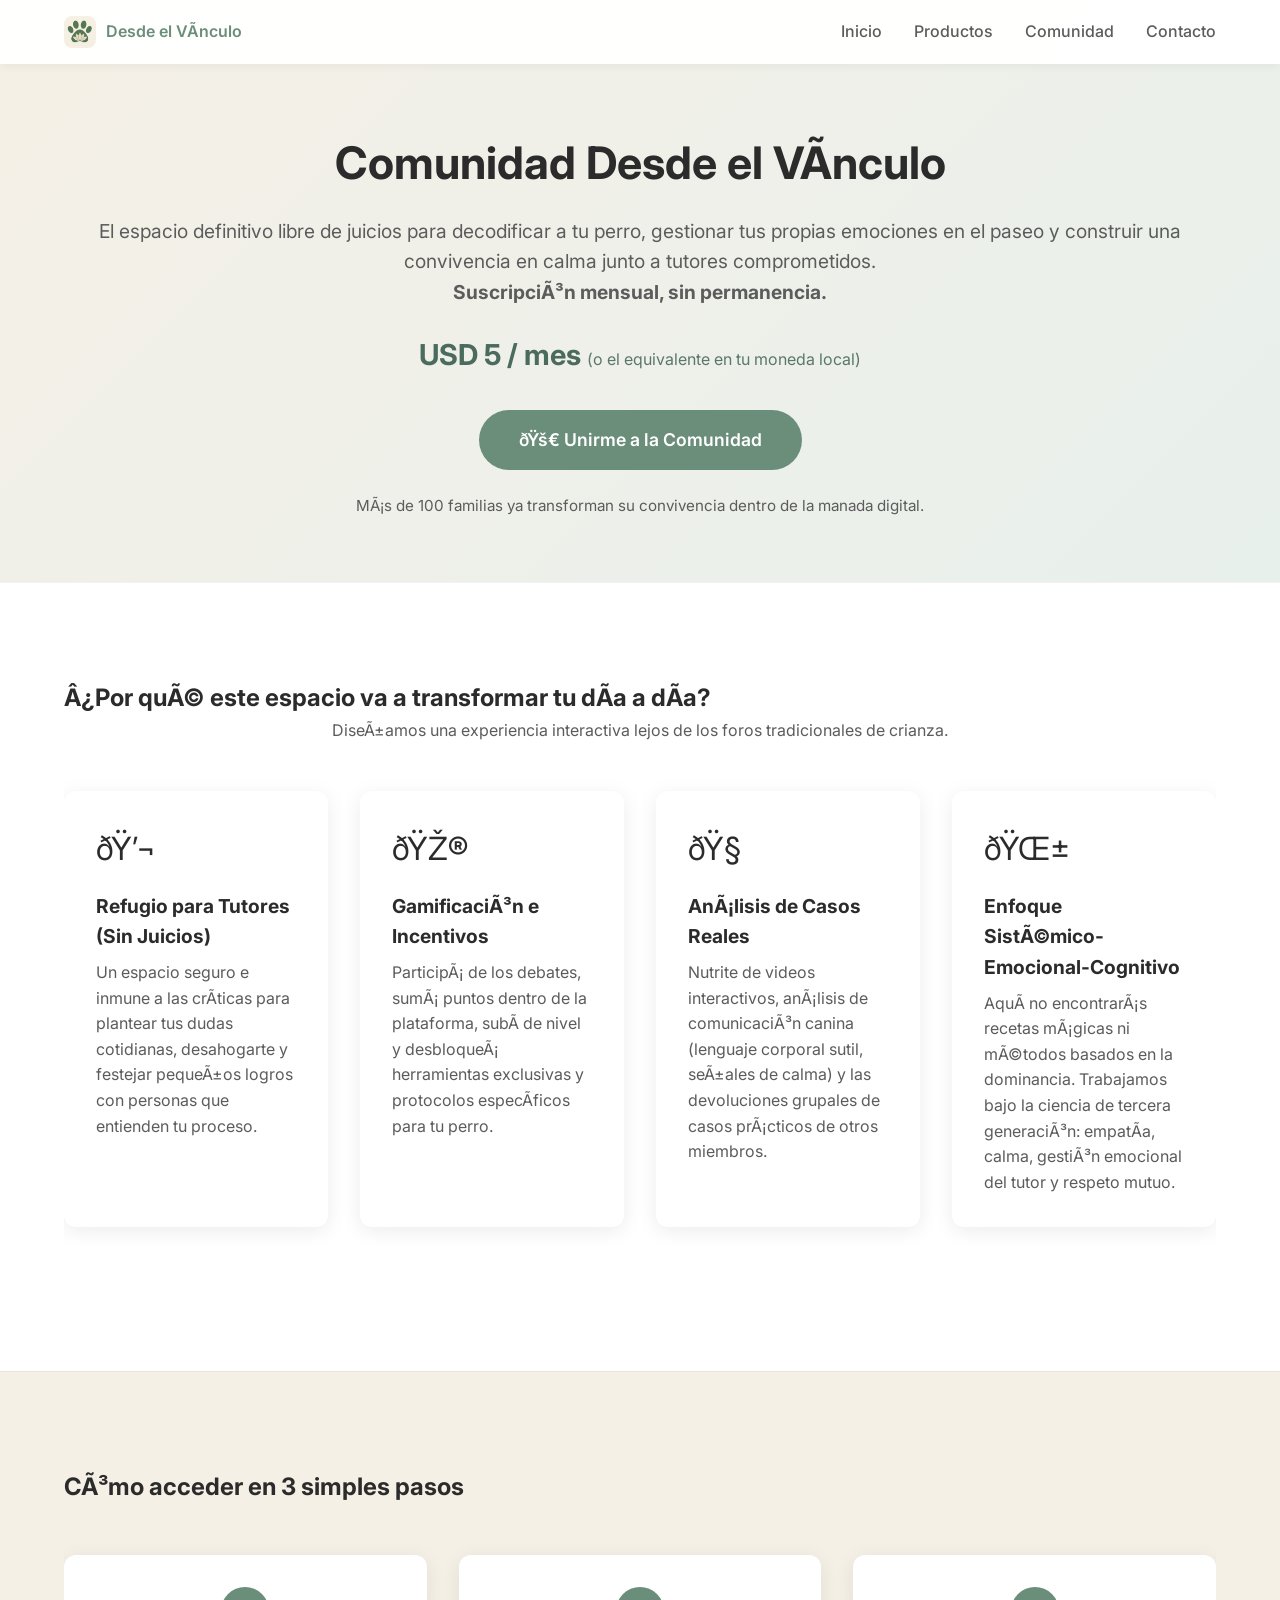
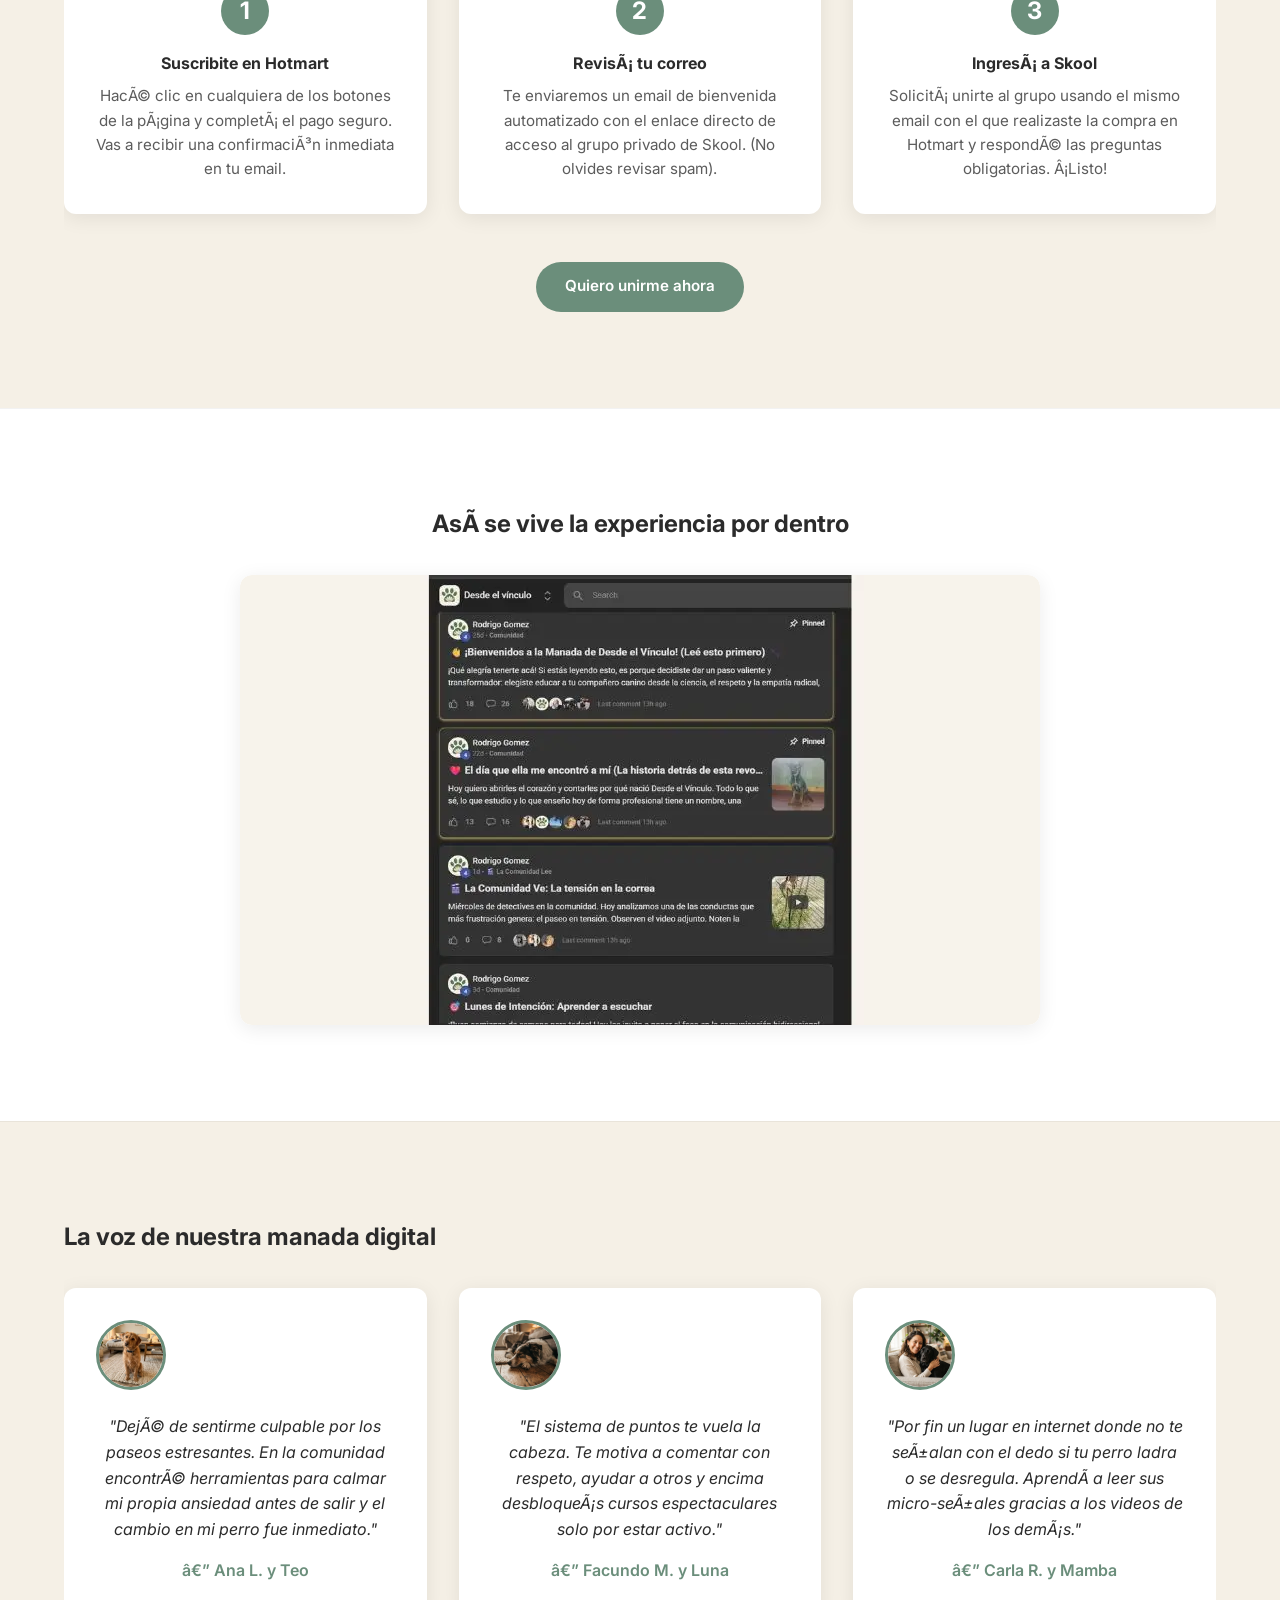
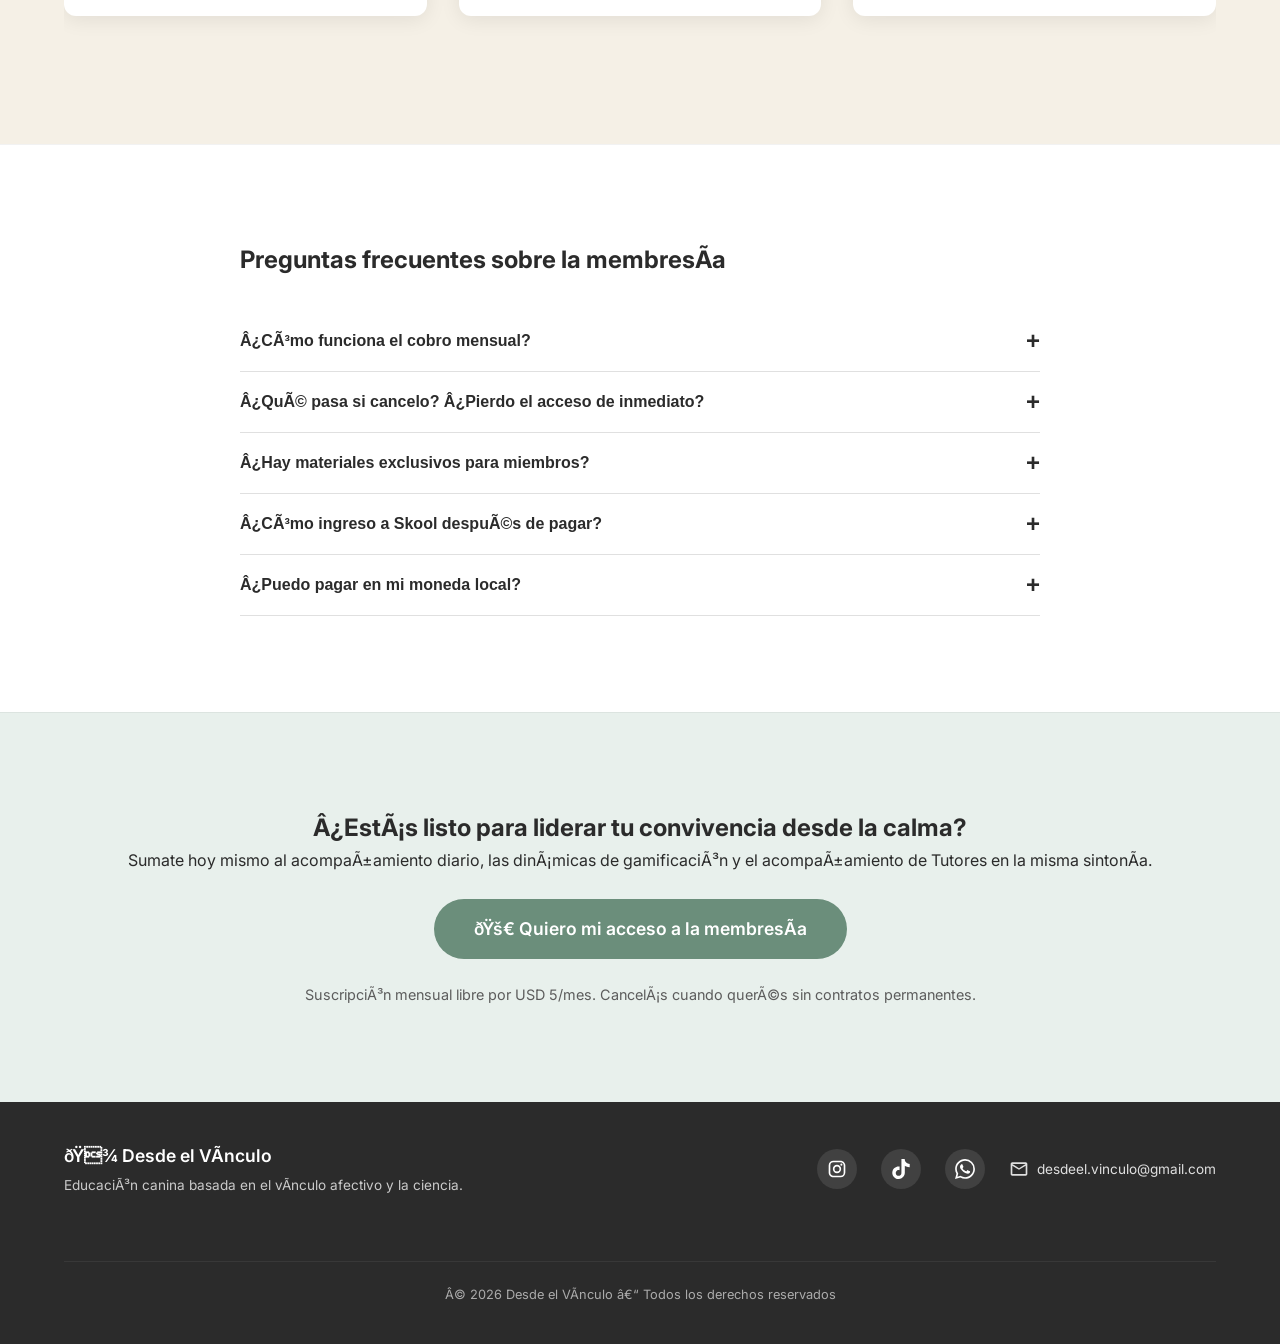
<file: comunidad.html>
<!DOCTYPE html>
<html lang="es">
<head>

  <!-- Google tag (gtag.js) -->
<script async src="https://www.googletagmanager.com/gtag/js?id=G-JM0SSS2W3R"></script>
<script>
  window.dataLayer = window.dataLayer || [];
  function gtag(){dataLayer.push(arguments);}
  gtag('js', new Date());

  gtag('config', 'G-JM0SSS2W3R');
</script>

<!-- Meta Pixel Code -->
  <script>
    !function(f,b,e,v,n,t,s)
    {if(f.fbq)return;n=f.fbq=function(){n.callMethod?
    n.callMethod.apply(n,arguments):n.queue.push(arguments)};
    if(!f._fbq)f._fbq=n;n.push=n;n.loaded=!0;n.version='2.0';
    n.queue=[];t=b.createElement(e);t.async=!0;
    t.src=v;s=b.getElementsByTagName(e)[0];
    s.parentNode.insertBefore(t,s)}(window, document,'script',
    'https://connect.facebook.net/en_US/fbevents.js');
    fbq('init', '1762875585138053');
    fbq('track', 'PageView');
  </script>
  <noscript>
    <img height="1" width="1" style="display:none"
         src="https://www.facebook.com/tr?id=1762875585138053&ev=PageView&noscript=1"/>
  </noscript>
  <!-- End Meta Pixel Code -->

  <!-- Script de CLARITY Microsoft-->
<script type="text/javascript">
    (function(c,l,a,r,i,t,y){
        c[a]=c[a]||function(){(c[a].q=c[a].q||[]).push(arguments)};
        t=l.createElement(r);t.async=1;t.src="https://www.clarity.ms/tag/"+i;
        y=l.getElementsByTagName(r)[0];y.parentNode.insertBefore(t,y);
    })(window, document, "clarity", "script", "xyv86zc1vc");
</script>
  <!-- End of Script de CLARITY Microsoft-->



  <meta charset="UTF-8">
  <meta name="viewport" content="width=device-width, initial-scale=1.0">
  <title>Comunidad | Desde el Vínculo</title>
  <meta name="description" content="Membresía mensual de educación canina consciente. Acompañamiento profesional, sesiones en vivo y comunidad privada en Skool.">
  <meta name="robots" content="index, follow">
  <link class="canonical" href="https://desdeelvinculo.netlify.app/comunidad.html">

  <!-- Open Graph -->
  <meta property="og:type" content="website">
  <meta property="og:site_name" content="Desde el Vínculo">
  <meta property="og:title" content="Comunidad – Membresía de Aprendizaje">
  <meta property="og:description" content="Un espacio privado de educación canina respetuosa, sesiones en vivo y acompañamiento profesional. Suscripción mensual sin permanencia.">
  <meta property="og:image" content="https://desdeelvinculo.netlify.app/img/og-image.jpg">
  <meta property="og:image:width" content="1200">
  <meta property="og:image:height" content="630">
  <meta property="og:url" content="https://desdeelvinculo.netlify.app/comunidad.html">

  <!-- Twitter Card -->
  <meta name="twitter:card" content="summary_large_image">
  <meta name="twitter:title" content="Comunidad – Desde el Vínculo">
  <meta name="twitter:description" content="Membresía mensual de educación canina consciente.">
  <meta name="twitter:image" content="https://desdeelvinculo.netlify.app/img/og-image.webp">

  <meta name="google-site-verification" content="YnLXtKM4-w28fluN7Jt4KjhZyx0626GhNaNaI8vtAmA">
  <link rel="icon" type="image/png" sizes="512x512" href="img/favicon.png">
  <link rel="apple-touch-icon" sizes="180x180" href="img/favicon.png">
  <link rel="preconnect" href="https://fonts.googleapis.com">
  <link rel="preconnect" href="https://fonts.gstatic.com" crossorigin>
  <link href="https://fonts.googleapis.com/css2?family=Inter:wght@400;500;600;700&display=swap" rel="stylesheet">
  <link rel="stylesheet" href="css/global.css">
  <link rel="stylesheet" href="css/comunidad.css">
</head>
<body>
  <header class="header">
    <div class="container header__container">
      <a href="index.html" class="header__logo">
        <img src="img/logo.png" alt="Desde el Vínculo" width="40" height="40">
        <span class="header__logo-text">Desde el Vínculo</span>
      </a>
      <nav class="header__nav" id="nav-menu">
        <ul class="header__menu">
          <li><a href="index.html" class="header__link">Inicio</a></li>
          <li><a href="productos.html" class="header__link">Productos</a></li>
          <li><a href="comunidad.html" class="header__link">Comunidad</a></li>
          <li><a href="index.html#contacto" class="header__link">Contacto</a></li>
        </ul>
      </nav>
      <button class="header__toggle" id="nav-toggle" aria-label="Abrir menú">
        <span></span><span></span><span></span>
      </button>
    </div>
  </header>

  <main>
    <!-- ========== HERO ========== -->
    <section class="comunidad-hero">
      <div class="container">
        <h1 class="comunidad-hero__title">Comunidad Desde el Vínculo</h1>
        <p class="comunidad-hero__subtitle">El espacio definitivo libre de juicios para decodificar a tu perro, gestionar tus propias emociones en el paseo y construir una convivencia en calma junto a tutores comprometidos. <br> <strong>Suscripción mensual, sin permanencia.</strong></p>
        <p class="comunidad-hero__precio">USD 5 / mes <span style="font-size: 1rem; font-weight: normal; opacity: 0.9;">(o el equivalente en tu moneda local)</span></p>
        <a href="https://go.hotmart.com/D106780168X" target="_blank" rel="noopener" class="btn btn--primary btn--grande" style="font-size: 1.1rem; padding: 1rem 2.5rem;">
          🚀 Unirme a la Comunidad
        </a>
        <p class="comunidad-hero__info-adicional">Más de 100 familias ya transforman su convivencia dentro de la manada digital.</p>
      </div>
    </section>

    <!-- ========== BENEFICIOS (TEXTOS COMPLETOS) ========== -->
    <section class="section bg-white">
      <div class="container">
        <h2 class="section__title">¿Por qué este espacio va a transformar tu día a día?</h2>
        <p class="section__subtitle" style="text-align: center; margin-bottom: 2rem; color: var(--gris-medio);">Diseñamos una experiencia interactiva lejos de los foros tradicionales de crianza.</p>
        <div class="beneficios-grid">
          <div class="beneficio-item">
            <div class="beneficio-item__icono">💬</div>
            <h4>Refugio para Tutores (Sin Juicios)</h4>
            <p>Un espacio seguro e inmune a las críticas para plantear tus dudas cotidianas, desahogarte y festejar pequeños logros con personas que entienden tu proceso.</p>
          </div>
          <div class="beneficio-item">
            <div class="beneficio-item__icono">🎮</div>
            <h4>Gamificación e Incentivos</h4>
            <p>Participá de los debates, sumá puntos dentro de la plataforma, subí de nivel y desbloqueá herramientas exclusivas y protocolos específicos para tu perro.</p>
          </div>
          <div class="beneficio-item">
            <div class="beneficio-item__icono">🧠</div>
            <h4>Análisis de Casos Reales</h4>
            <p>Nutrite de videos interactivos, análisis de comunicación canina (lenguaje corporal sutil, señales de calma) y las devoluciones grupales de casos prácticos de otros miembros.</p>
          </div>
          <div class="beneficio-item">
            <div class="beneficio-item__icono">🌱</div>
            <h4>Enfoque Sistémico-Emocional-Cognitivo</h4>
            <p>Aquí no encontrarás recetas mágicas ni métodos basados en la dominancia. Trabajamos bajo la ciencia de tercera generación: empatía, calma, gestión emocional del tutor y respeto mutuo.</p>
          </div>
        </div>
      </div>
    </section>

    <!-- ========== ONBOARDING ========== -->
    <section class="section bg-beige">
      <div class="container">
        <h2 class="section__title">Cómo acceder en 3 simples pasos</h2>
        <div class="onboarding-grid">
          <div class="onboarding-card">
            <div class="onboarding-numero">1</div>
            <h4>Suscribite en Hotmart</h4>
            <p>Hacé clic en cualquiera de los botones de la página y completá el pago seguro. Vas a recibir una confirmación inmediata en tu email.</p>
          </div>
          <div class="onboarding-card">
            <div class="onboarding-numero">2</div>
            <h4>Revisá tu correo</h4>
            <p>Te enviaremos un email de bienvenida automatizado con el enlace directo de acceso al grupo privado de Skool. (No olvides revisar spam).</p>
          </div>
          <div class="onboarding-card">
            <div class="onboarding-numero">3</div>
            <h4>Ingresá a Skool</h4>
            <p>Solicitá unirte al grupo usando el mismo email con el que realizaste la compra en Hotmart y respondé las preguntas obligatorias. ¡Listo!</p>
          </div>
        </div>
        <div style="text-align:center; margin-top:2.5rem;">
          <a href="https://go.hotmart.com/D106780168X" target="_blank" rel="noopener" class="btn btn--primary">Quiero unirme ahora</a>
        </div>
      </div>
    </section>

    <!-- ========== SLIDER DE IMÁGENES ========== -->
    <section class="section bg-white comunidad-galeria" style="text-align: center;">
      <div class="container">
        <h2 class="section__title">Así se vive la experiencia por dentro</h2>
        <div class="slider">
          <div class="slider__track">
            <img src="img/Captura de la comunidad 1.webp" alt="Interfaz de Skool e interacciones" class="slider__img active" loading="lazy">
            <img src="img/Captura de la comunidad 2.webp" alt="Niveles y cursos desbloqueables" class="slider__img" loading="lazy">
            <img src="img/Captura de la comunidad 3.webp" alt="Debates y consultas sobre lenguaje canino" class="slider__img" loading="lazy">
            <img src="img/Captura de la comunidad 4.webp" alt="Dinámicas grupales en vivo" class="slider__img" loading="lazy">
          </div>
        </div>
      </div>
    </section>

    <!-- ========== TESTIMONIOS (VERSION COMPLETA CON TARJETAS) ========== -->
    <section class="section bg-beige">
      <div class="container">
        <h2 class="section__title">La voz de nuestra manada digital</h2>
        <div class="testimonios-grid">
          <div class="testimonio-card">
            <img src="img/Comunidad/testimonio1.webp" alt="Miembro de la comunidad - Ana L.">
            <p>"Dejé de sentirme culpable por los paseos estresantes. En la comunidad encontré herramientas para calmar mi propia ansiedad antes de salir y el cambio en mi perro fue inmediato."</p>
            <cite>— Ana L. y Teo</cite>
          </div>
          <div class="testimonio-card">
            <img src="img/Comunidad/testimonio2.webp" alt="Miembro de la comunidad - Facundo M.">
            <p>"El sistema de puntos te vuela la cabeza. Te motiva a comentar con respeto, ayudar a otros y encima desbloqueás cursos espectaculares solo por estar activo."</p>
            <cite>— Facundo M. y Luna</cite>
          </div>
          <div class="testimonio-card">
            <img src="img/Comunidad/testimonio3.webp" alt="Miembro de la comunidad - Carla R.">
            <p>"Por fin un lugar en internet donde no te señalan con el dedo si tu perro ladra o se desregula. Aprendí a leer sus micro-señales gracias a los videos de los demás."</p>
            <cite>— Carla R. y Mamba</cite>
          </div>
        </div>
      </div>
    </section>

    <!-- ========== FAQ DE MEMBRESÍA ========== -->
    <section class="section bg-white">
      <div class="container" style="max-width: 800px; margin: 0 auto;">
        <h2 class="section__title">Preguntas frecuentes sobre la membresía</h2>
        <div class="faq-comunidad">
          <div class="faq-comunidad__item">
            <button class="faq-comunidad__pregunta">¿Cómo funciona el cobro mensual?</button>
            <div class="faq-comunidad__respuesta">
              <p>Es una suscripción automática, similar a cualquier servicio de streaming. Se te cobrará el mismo día de cada mes de forma automática hasta que decidas cancelar. Podés darte de baja en cualquier momento de manera simple y sin penalizaciones.</p>
            </div>
          </div>
          <div class="faq-comunidad__item">
            <button class="faq-comunidad__pregunta">¿Qué pasa si cancelo? ¿Pierdo el acceso de inmediato?</button>
            <div class="faq-comunidad__respuesta">
              <p>Al cancelar tu suscripción, mantendrás acceso completo a la comunidad en Skool y a todos los contenidos exclusivos hasta que termine el período mensual que ya abonaste. No hay cargos sorpresa ni pérdidas de acceso anticipadas.</p>
            </div>
          </div>
          <div class="faq-comunidad__item">
            <button class="faq-comunidad__pregunta">¿Hay materiales exclusivos para miembros?</button>
            <div class="faq-comunidad__respuesta">
              <p>¡Totalmente! Dentro de la plataforma tendrás acceso al <strong>Challenge 7 Días de Calma</strong>, guías de comunicación asertiva, ejercicios de estimulación cognitiva y grabaciones.</p>
            </div>
          </div>
          <div class="faq-comunidad__item">
            <button class="faq-comunidad__pregunta">¿Cómo ingreso a Skool después de pagar?</button>
            <div class="faq-comunidad__respuesta">
              <p>Una vez procesado el pago seguro en Hotmart, recibirás un correo automatizado con tu invitación. Hacés clic en ella, te unís al grupo ingresando el mismo correo de tu compra y aprobaremos tu entrada de inmediato para cuidar la privacidad del espacio.</p>
            </div>
          </div>
          <div class="faq-comunidad__item">
            <button class="faq-comunidad__pregunta">¿Puedo pagar en mi moneda local?</button>
            <div class="faq-comunidad__respuesta">
              <p>Sí, la pasarela de Hotmart realiza la conversión transparente a tu moneda local según el país donde te encuentres. Si estás en Argentina, podrás abonar en pesos argentinos viendo reflejadas las opciones locales disponibles en la pantalla de checkout.</p>
            </div>
          </div>
        </div>
      </div>
    </section>

    <!-- ========== CTA FINAL (TEXTOS REESTRUCTURADOS) ========== -->
    <section class="section bg-verde-claro cta-comunidad">
      <div class="container" style="text-align: center;">
        <h2 class="section__title">¿Estás listo para liderar tu convivencia desde la calma?</h2>
        <p class="section__subtitle">Sumate hoy mismo al acompañamiento diario, las dinámicas de gamificación y el acompañamiento de Tutores en la misma sintonía.</p> <br>
        <a href="https://go.hotmart.com/D106780168X" target="_blank" rel="noopener" class="btn btn--primary" style="font-size: 1.1rem; padding: 1rem 2.5rem;">
          🚀 Quiero mi acceso a la membresía
        </a>
        <p style="margin-top: 1.5rem; font-size: 0.9rem; color: var(--gris-medio);">Suscripción mensual libre por USD 5/mes. Cancelás cuando querés sin contratos permanentes.</p>
      </div>
    </section>
  </main>

  <footer id="contacto" class="footer">
    <div class="footer__container">
      <div class="footer__brand">
        <p>🐾 Desde el Vínculo</p>
        <p>Educación canina basada en el vínculo afectivo y la ciencia.</p>
      </div>
      <div class="footer__social">
        <a href="https://www.instagram.com/desdeel.vinculo/" target="_blank" rel="noopener" aria-label="Instagram">
          <svg viewBox="0 0 24 24"><path d="M7.8 2h8.4C19.4 2 22 4.6 22 7.8v8.4a5.8 5.8 0 0 1-5.8 5.8H7.8C4.6 22 2 19.4 2 16.2V7.8A5.8 5.8 0 0 1 7.8 2m-.2 2A3.6 3.6 0 0 0 4 7.6v8.8C4 18.39 5.61 20 7.6 20h8.8a3.6 3.6 0 0 0 3.6-3.6V7.6C20 5.61 18.39 4 16.4 4H7.6m9.65 1.5a1.25 1.25 0 0 1 0 2.5 1.25 1.25 0 0 1 0-2.5M12 7a5 5 0 1 1 0 10 5 5 0 0 1 0-10m0 2a3 3 0 1 0 0 6 3 3 0 0 0 0-6z"/></svg>
        </a>
        <a href="https://www.tiktok.com/@desdeelvinculo" target="_blank" rel="noopener" aria-label="TikTok">
          <svg viewBox="0 0 24 24"><path d="M12.53.02C13.84 0 15.14.01 16.44 0c.08 1.53.63 3.09 1.75 4.17 1.12 1.11 2.7 1.62 4.24 1.79v4.03c-1.44-.05-2.89-.35-4.2-.97-.57-.26-1.1-.59-1.62-.93-.01 2.92.01 5.84-.02 8.75-.08 1.4-.54 2.79-1.35 3.94-1.31 1.92-3.58 3.17-5.91 3.21-1.43.08-2.86-.31-4.08-1.03-2.02-1.19-3.44-3.37-3.65-5.71-.02-.5-.03-1-.01-1.49.18-1.9 1.12-3.72 2.58-4.96 1.66-1.44 3.98-2.13 6.15-1.72.02 1.48-.04 2.96-.04 4.44-.99-.32-2.15-.23-3.02.37-.63.41-1.11 1.04-1.36 1.75-.21.51-.15 1.07-.14 1.61.24 1.64 1.82 3.02 3.5 2.87 1.12-.01 2.19-.66 2.77-1.61.19-.33.4-.67.41-1.06.1-1.79.06-3.57.07-5.36.01-4.03-.01-8.05.02-12.07z"/></svg>
        </a>
        <a href="https://wa.me/5491121652703" target="_blank" rel="noopener" aria-label="WhatsApp">
          <svg viewBox="0 0 24 24"><path d="M17.472 14.382c-.297-.149-1.758-.867-2.03-.967-.273-.099-.471-.148-.67.15-.197.297-.767.966-.94 1.164-.173.199-.347.223-.644.075-.297-.15-1.255-.463-2.39-1.475-.883-.788-1.48-1.761-1.653-2.059-.173-.297-.018-.458.13-.606.134-.133.298-.347.446-.52.149-.174.198-.298.298-.497.099-.198.05-.371-.025-.52-.075-.149-.669-1.612-.916-2.207-.242-.579-.487-.5-.669-.51-.173-.008-.371-.01-.57-.01-.198 0-.52.074-.792.372-.272.297-1.04 1.016-1.04 2.479 0 1.462 1.065 2.875 1.213 3.074.149.198 2.096 3.2 5.077 4.487.709.306 1.262.489 1.694.625.712.227 1.36.195 1.871.118.571-.085 1.758-.719 2.006-1.413.248-.694.248-1.289.173-1.413-.074-.124-.272-.198-.57-.347m-5.421 7.403h-.004a9.87 9.87 0 0 1-5.031-1.378l-.361-.214-3.741.982.998-3.648-.235-.374a9.86 9.86 0 0 1-1.51-5.26c.001-5.45 4.436-9.884 9.888-9.884 2.64 0 5.122 1.03 6.988 2.898a9.825 9.825 0 0 1 2.893 6.994c-.003 5.45-4.437 9.884-9.885 9.884m8.413-18.297A11.815 11.815 0 0 0 12.05 0C5.495 0 .16 5.335.157 11.892c0 2.096.547 4.142 1.588 5.945L.057 24l6.305-1.654a11.882 11.882 0 0 0 5.683 1.448h.005c6.554 0 11.89-5.335 11.893-11.893a11.821 11.821 0 0 0-3.48-8.413z"/></svg>
        </a>
        <span class="footer__email" aria-label="Email">
          <svg viewBox="0 0 24 24"><path d="M22 6c0-1.1-.9-2-2-2H4c-1.1 0-2 .9-2 2v12c0 1.1.9 2 2 2h16c1.1 0 2-.9 2-2V6zm-2 0l-8 5-8-5h16zm0 12H4V8l8 5 8-5v10z"/></svg>
          <span class="footer__email-text">desdeel.vinculo@gmail.com</span>
        </span>
      </div>
      <p class="footer__copy">© 2026 Desde el Vínculo – Todos los derechos reservados</p>
    </div>
  </footer>

  <script src="js/main.js"></script>
  <script>
    // FAQ desplegable de membresía
    document.querySelectorAll('.faq-comunidad__pregunta').forEach(btn => {
      btn.addEventListener('click', () => {
        const item = btn.parentElement;
        item.classList.toggle('faq-comunidad__item--abierto');
      });
    });
  </script>
</body>
</html>
</file>
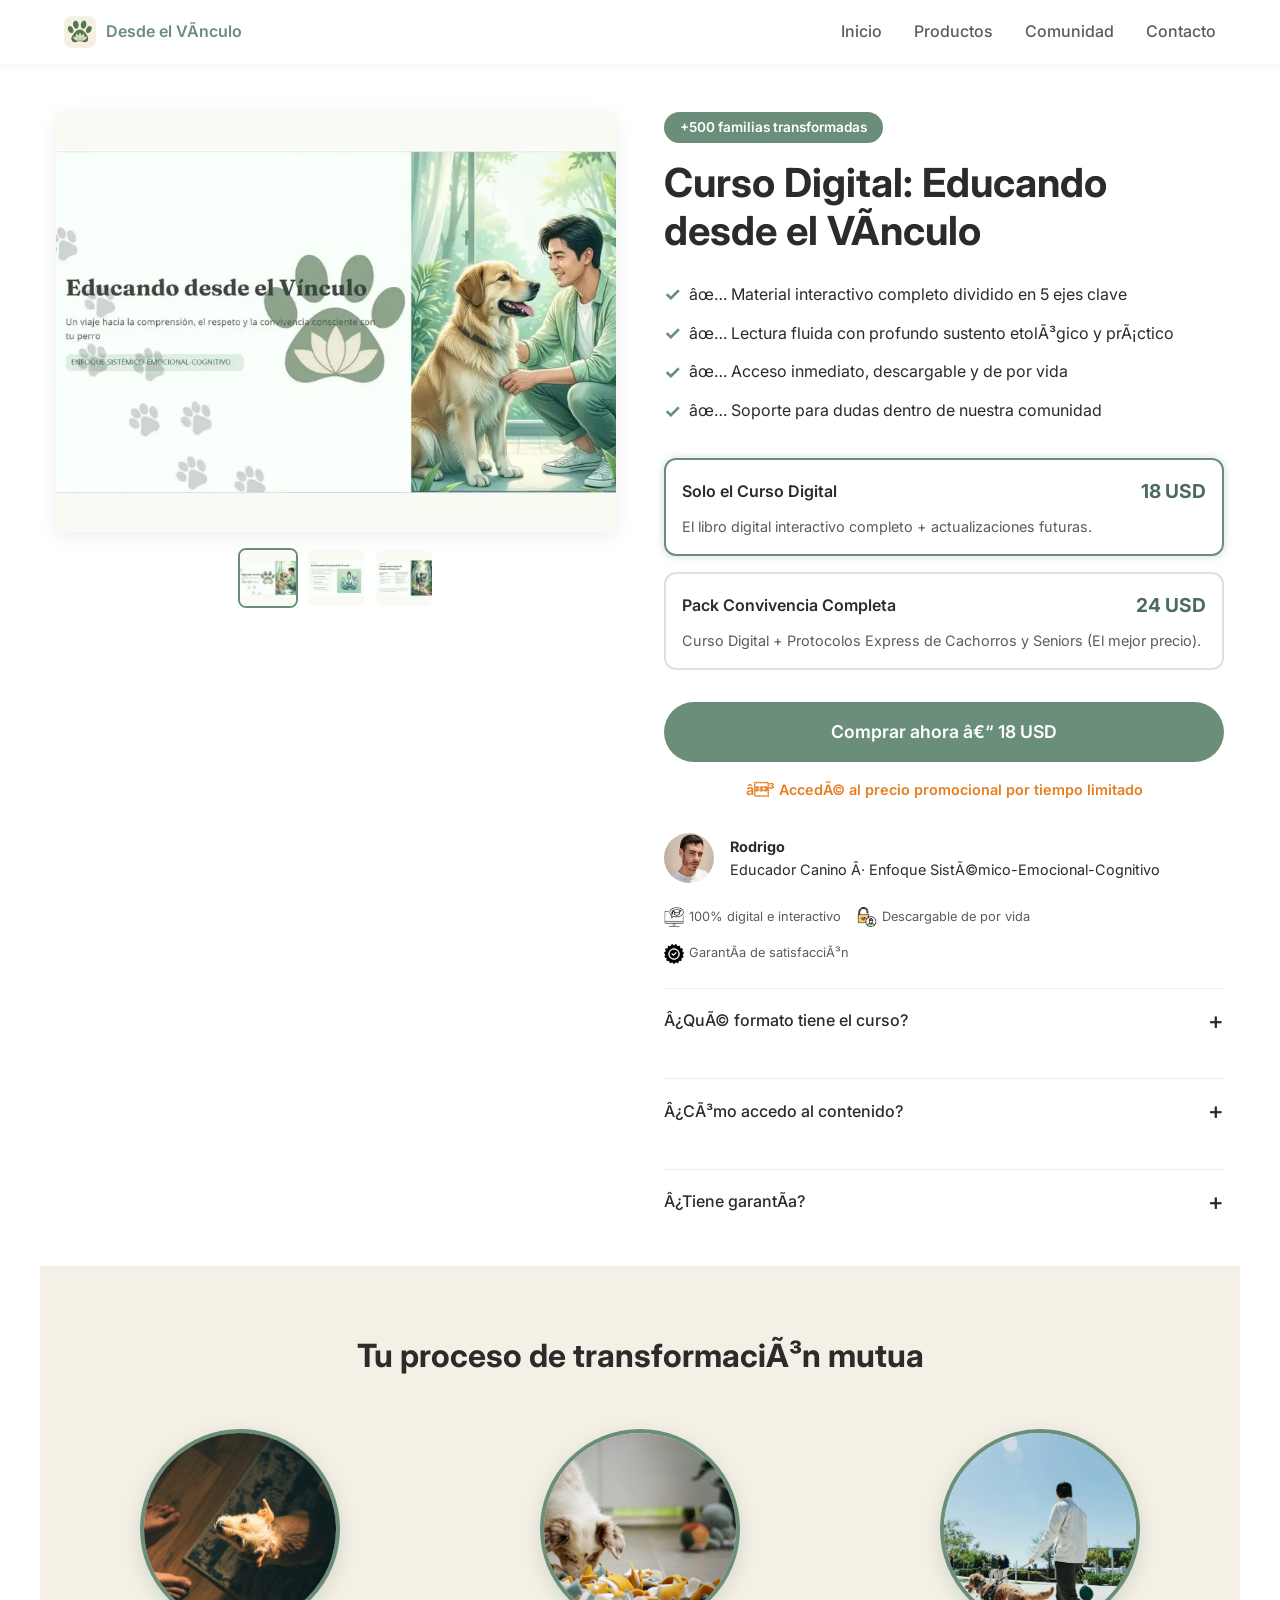
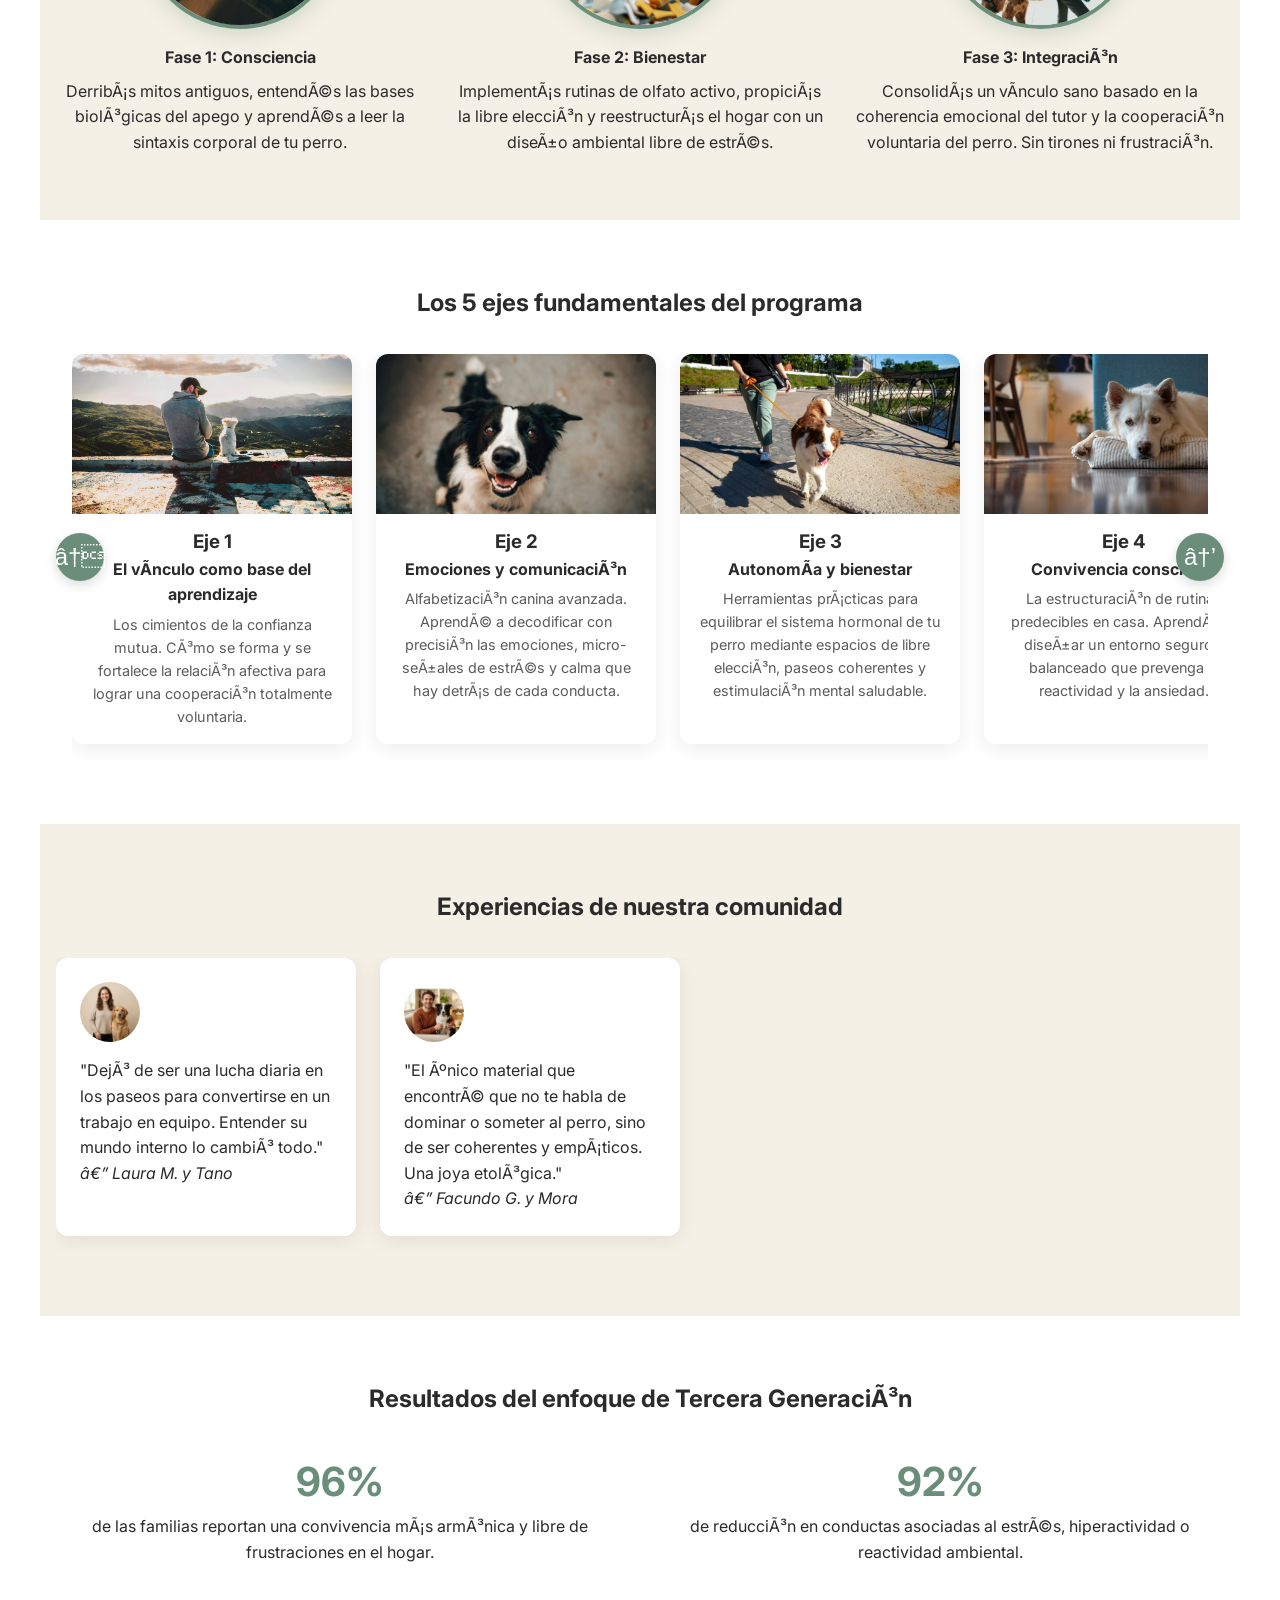
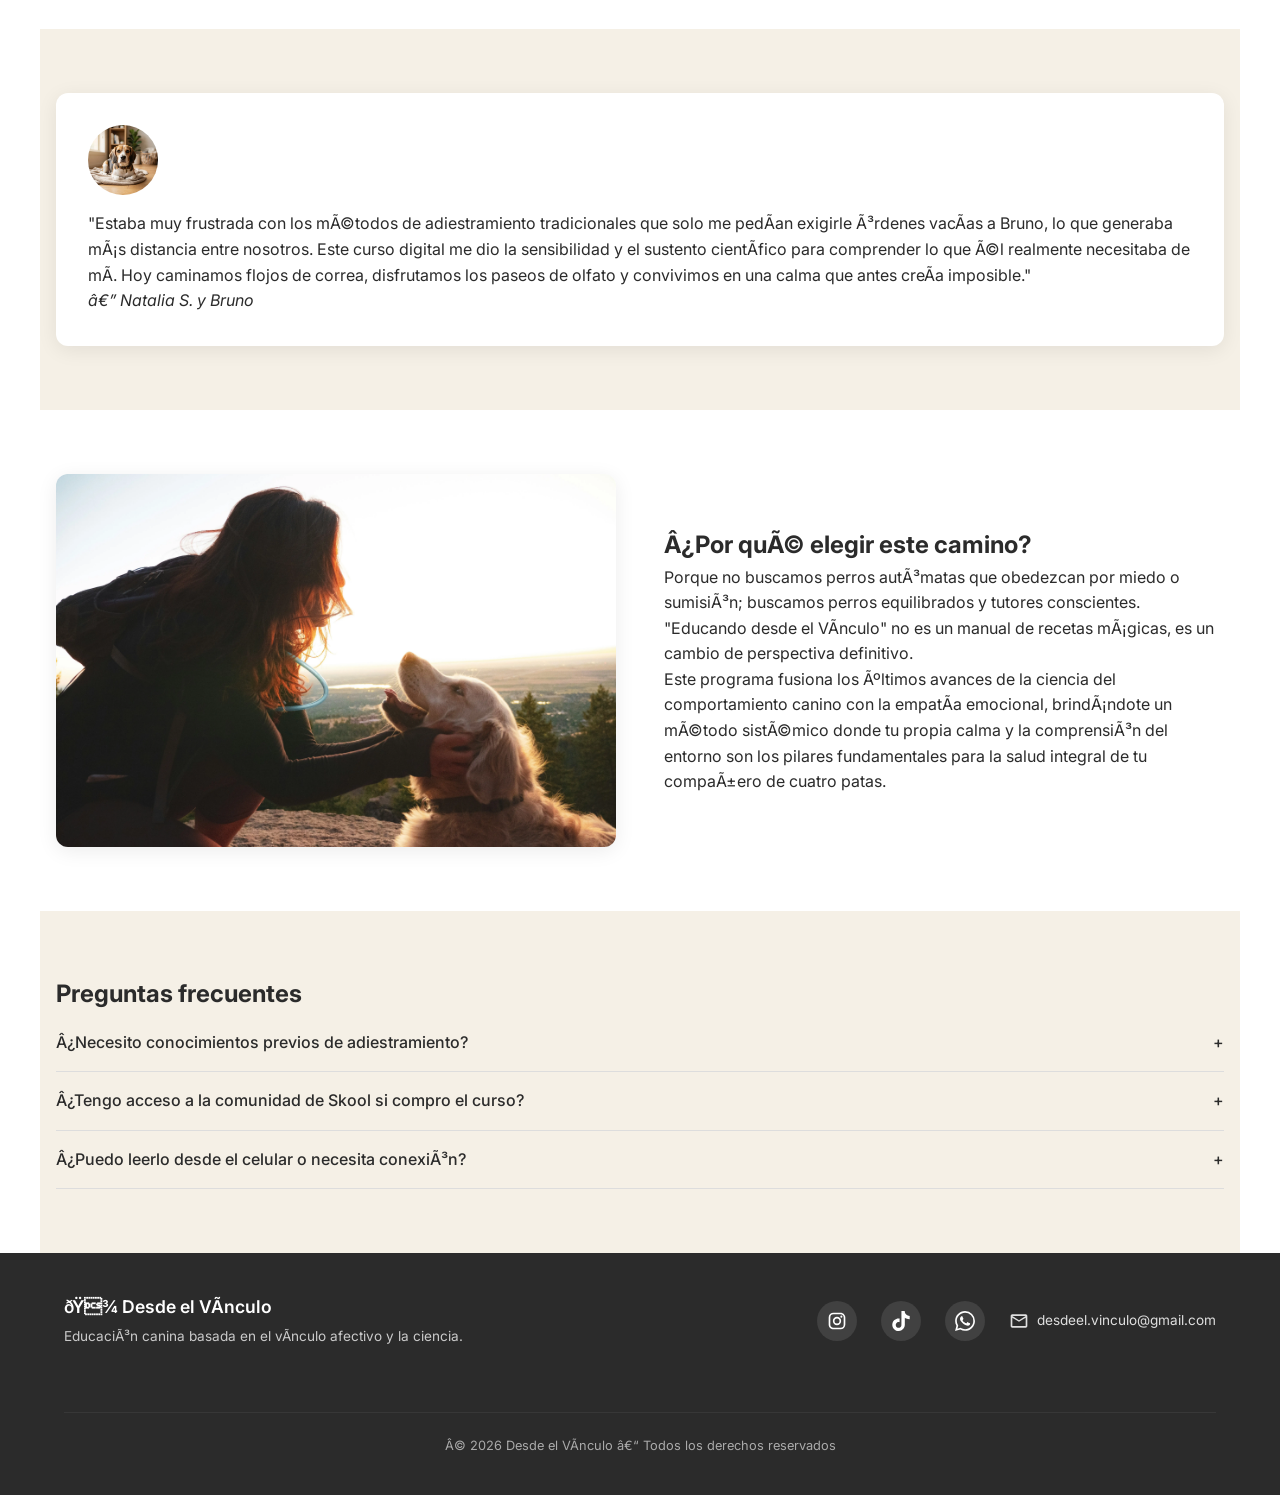
<file: curso-completo.html>
<!DOCTYPE html>
<html lang="es">
<head>

  <!-- Google tag (gtag.js) -->
<script async src="https://www.googletagmanager.com/gtag/js?id=G-JM0SSS2W3R"></script>
<script>
  window.dataLayer = window.dataLayer || [];
  function gtag(){dataLayer.push(arguments);}
  gtag('js', new Date());

  gtag('config', 'G-JM0SSS2W3R');
</script>

<!-- Meta Pixel Code -->
  <script>
    !function(f,b,e,v,n,t,s)
    {if(f.fbq)return;n=f.fbq=function(){n.callMethod?
    n.callMethod.apply(n,arguments):n.queue.push(arguments)};
    if(!f._fbq)f._fbq=n;n.push=n;n.loaded=!0;n.version='2.0';
    n.queue=[];t=b.createElement(e);t.async=!0;
    t.src=v;s=b.getElementsByTagName(e)[0];
    s.parentNode.insertBefore(t,s)}(window, document,'script',
    'https://connect.facebook.net/en_US/fbevents.js');
    fbq('init', '1762875585138053');
    fbq('track', 'PageView');
  </script>
  <noscript>
    <img height="1" width="1" style="display:none"
         src="https://www.facebook.com/tr?id=1762875585138053&ev=PageView&noscript=1"/>
  </noscript>
  <!-- End Meta Pixel Code -->

  <!-- Script de CLARITY Microsoft-->
<script type="text/javascript">
    (function(c,l,a,r,i,t,y){
        c[a]=c[a]||function(){(c[a].q=c[a].q||[]).push(arguments)};
        t=l.createElement(r);t.async=1;t.src="https://www.clarity.ms/tag/"+i;
        y=l.getElementsByTagName(r)[0];y.parentNode.insertBefore(t,y);
    })(window, document, "clarity", "script", "xyv86zc1vc");
</script>
  <!-- End of Script de CLARITY Microsoft-->



  <meta charset="UTF-8">
  <meta name="viewport" content="width=device-width, initial-scale=1.0">
  <title>Curso Digital: Educando desde el Vínculo | Desde el Vínculo</title>
  <meta name="description" content="Curso digital interactivo 'Educando desde el Vínculo'. 5 ejes clave bajo un enfoque Sistémico-Emocional-Cognitivo para transformar tu convivencia. 18 USD.">
  <meta name="robots" content="index, follow">
  <link rel="canonical" href="https://desdeelvinculo.netlify.app/curso-completo.html">
  <meta property="og:title" content="Curso Digital: Educando desde el Vínculo | 18 USD">
  <meta property="og:description" content="Un programa profundo para comprender el mundo interno de tu perro y construir una relación sana.">
  <meta property="og:image" content="https://desdeelvinculo.netlify.app/img/og-image.webp">
  <meta property="og:url" content="https://desdeelvinculo.netlify.app/curso-completo.html">
  <meta name="google-site-verification" content="YnLXtKM4-w28fluN7Jt4KjhZyx0626GhNaNaI8vtAmA">
  <link rel="icon" type="image/png" sizes="512x512" href="img/favicon.png">
  <link rel="apple-touch-icon" sizes="180x180" href="img/favicon.png">
  <link href="https://fonts.googleapis.com/css2?family=Inter:wght@400;500;600;700&display=swap" rel="stylesheet">
  <link rel="stylesheet" href="css/global.css">
  <link rel="stylesheet" href="css/producto-detalle.css">
</head>
<body>
  <header class="header">
    <div class="container header__container">
      <a href="index.html" class="header__logo">
        <img src="img/logo.png" alt="Desde el Vínculo" width="40" height="40">
        <span class="header__logo-text">Desde el Vínculo</span>
      </a>
      <nav class="header__nav" id="nav-menu">
        <ul class="header__menu">
          <li><a href="index.html" class="header__link">Inicio</a></li>
          <li><a href="productos.html" class="header__link">Productos</a></li>
          <li><a href="comunidad.html" class="header__link">Comunidad</a></li>
          <li><a href="index.html#contacto" class="header__link">Contacto</a></li>
        </ul>
      </nav>
      <button class="header__toggle" id="nav-toggle" aria-label="Abrir menú">
        <span></span><span></span><span></span>
      </button>
    </div>
  </header>

  <main class="producto-detalle">
    <!-- ========== HERO ========== -->
    <section class="producto-hero">
      <!-- Galería (sticky) -->
      <div class="producto-hero__galeria">
        <div class="galeria__principal">
          <img src="img/Curso completo/curso-completo1.webp" alt="Curso Completo" loading="lazy" id="img-principal">
        </div>
        <div class="galeria__miniaturas" id="thumbnails"></div>
      </div>

      <!-- Info derecha -->
      <div class="producto-hero__info">
        <span class="producto-hero__badge">+500 familias transformadas</span>
        <h1 class="producto-hero__titulo">Curso Digital: Educando desde el Vínculo</h1>

        <ul class="producto-hero__checklist">
          <li>✅ Material interactivo completo dividido en 5 ejes clave</li>
          <li>✅ Lectura fluida con profundo sustento etológico y práctico</li>
          <li>✅ Acceso inmediato, descargable y de por vida</li>
          <li>✅ Soporte para dudas dentro de nuestra comunidad</li>
        </ul>

        <!-- Bundles -->
        <div class="producto-hero__bundles">
          <div class="bundle bundle--activo" data-precio="18">
            <div class="bundle__header">
              <span class="bundle__nombre">Solo el Curso Digital</span>
              <span class="bundle__precio">18 USD</span>
            </div>
            <p class="bundle__descripcion">El libro digital interactivo completo + actualizaciones futuras.</p>
          </div>
          <div class="bundle" data-precio="24">
            <div class="bundle__header">
              <span class="bundle__nombre">Pack Convivencia Completa</span>
              <span class="bundle__precio">24 USD</span>
            </div>
            <p class="bundle__descripcion">Curso Digital + Protocolos Express de Cachorros y Seniors (El mejor precio).</p>
          </div>
        </div>

        <a href="https://hotmart.com/es/marketplace/productos/educando-desde-el-vinculo-curso-de-educacion-canina-consciente/K102549535T" class="btn btn--primary producto-hero__cta" target="_blank" id="btn-comprar">
          Comprar ahora – 18 USD
        </a>
        <p class="producto-hero__urgencia">⏳ Accedé al precio promocional por tiempo limitado</p>

        <!-- Credibilidad -->
        <div class="producto-hero__credibilidad">
          <img src="img/Curso completo//instructor.webp" alt="Rodrigo - Especialista en Comportamiento Canino" class="credibilidad__instructor">
          <div class="credibilidad__texto">
            <strong>Rodrigo</strong>
            Educador Canino · Enfoque Sistémico-Emocional-Cognitivo
          </div>
        </div>

        <div class="sellos">
          <span class="sello"><img src="img/Curso completo/educacion-en-linea.png" width="20" alt=""> 100% digital e interactivo</span>
          <span class="sello"><img src="img/Curso completo/control-de-acceso.png" width="20" alt=""> Descargable de por vida</span>
          <span class="sello"><img src="img/Curso completo/garantia.png" width="20" alt=""> Garantía de satisfacción</span>
        </div>

        <!-- FAQ rápida -->
        <div class="hero-faq">
          <div class="hero-faq__pregunta">¿Qué formato tiene el curso?</div>
          <div class="hero-faq__respuesta">
            <p>Es un material digital interactivo (Ebook) de lectura fluida y profunda, diseñado minuciosamente para que puedas avanzar a tu ritmo e integrar la teoría etológica con ejercicios prácticos en el día a día.</p>
          </div> <br>
          <div class="hero-faq__pregunta">¿Cómo accedo al contenido?</div>
          <div class="hero-faq__respuesta">
            <p>Inmediatamente después de realizar el pago seguro en Hotmart, te llegará un correo electrónico con las credenciales y el enlace de acceso directo para descargar y leer el material en cualquier dispositivo.</p>
          </div><br>
          <div class="hero-faq__pregunta">¿Tiene garantía?</div>
          <div class="hero-faq__respuesta">
            <p>Sí, contás con una garantía de satisfacción de 7 días respaldada por Hotmart. Si sentís que el enfoque respetuoso y consciente no es lo que buscabas, podés solicitar el reembolso total sin vueltas.</p>
          </div>
        </div>
      </div>
    </section>

    <!-- ========== TIMELINE ========== -->
    <section class="timeline">
    <h2 class="timeline__titulo">Tu proceso de transformación mutua</h2>
    <div class="timeline__contenedor">
        <div class="timeline__hito">
        <img src="img/Curso completo/fase1.webp" alt="Comprensión y Cambio de Foco" loading="lazy">
        <h4>Fase 1: Consciencia</h4>
        <p>Derribás mitos antiguos, entendés las bases biológicas del apego y aprendés a leer la sintaxis corporal de tu perro.</p>
        </div>
        <div class="timeline__hito">
        <img src="img/Curso completo/fase2.webp" alt="Bienestar y Elección" loading="lazy">
        <h4>Fase 2: Bienestar</h4>
        <p>Implementás rutinas de olfato activo, propiciás la libre elección y reestructurás el hogar con un diseño ambiental libre de estrés.</p>
        </div>
        <div class="timeline__hito">
        <img src="img/Curso completo/fase3.webp" alt="Convivencia Consciente" loading="lazy">
        <h4>Fase 3: Integración</h4>
        <p>Consolidás un vínculo sano basado en la coherencia emocional del tutor y la cooperación voluntaria del perro. Sin tirones ni frustración.</p>
        </div>
    </div>
    </section>

 <!-- ========== MÓDULOS (SLIDER) ========== -->
<!-- ========== MÓDULOS (SLIDER) ========== -->
<section class="modulos">
  <h2 class="modulos__titulo">Los 5 ejes fundamentales del programa</h2>
  <div class="modulos__contenedor">
    <button class="modulos__flecha modulos__flecha--izq" aria-label="Anterior">←</button>
    <div class="modulos__slider">
      <div class="modulo-card">
        <img src="img/Curso completo/eje1.webp" alt="Eje 1" loading="lazy">
        <h3>Eje 1</h3>
        <h4>El vínculo como base del aprendizaje</h4>
        <p>Los cimientos de la confianza mutua. Cómo se forma y se fortalece la relación afectiva para lograr una cooperación totalmente voluntaria.</p>
      </div>
      <div class="modulo-card">
        <img src="img/Curso completo/eje2.webp" alt="Eje 2" loading="lazy">
        <h3>Eje 2</h3>
        <h4>Emociones y comunicación</h4>
        <p>Alfabetización canina avanzada. Aprendé a decodificar con precisión las emociones, micro-señales de estrés y calma que hay detrás de cada conducta.</p>
      </div>
      <div class="modulo-card">
        <img src="img/Curso completo/eje3.webp" alt="Eje 3" loading="lazy">
        <h3>Eje 3</h3>
        <h4>Autonomía y bienestar</h4>
        <p>Herramientas prácticas para equilibrar el sistema hormonal de tu perro mediante espacios de libre elección, paseos coherentes y estimulación mental saludable.</p>
      </div>
      <div class="modulo-card">
        <img src="img/Curso completo/eje4.webp" alt="Eje 4" loading="lazy">
        <h3>Eje 4</h3>
        <h4>Convivencia consciente</h4>
        <p>La estructuración de rutinas predecibles en casa. Aprendé a diseñar un entorno seguro y balanceado que prevenga la reactividad y la ansiedad.</p>
      </div>
      <div class="modulo-card">
        <img src="img/Curso completo/eje5.webp" alt="Eje 5" loading="lazy">
        <h3>Eje 5</h3>
        <h4>Integración sistémica final</h4>
        <p>El cierre de un proceso vivencial. Entendés cómo tu propia regulación emocional influye directamente en tu perro. Lo que le enseñás a él, te lo enseñás a vos.</p>
      </div>
    </div>
    <button class="modulos__flecha modulos__flecha--der" aria-label="Siguiente">→</button>
  </div>
</section>


    <!-- ========== TESTIMONIOS VISUALES (CARRUSEL) ========== -->
    <section class="testimonios-visuales">
    <h2 class="testimonios-visuales__titulo">Experiencias de nuestra comunidad</h2>
    <div class="carrusel-testimonios">
        <div class="carrusel-testimonios__item">
        <img src="img/Curso completo/testimonio1.webp" alt="Laura y Tano">
        <p>"Dejó de ser una lucha diaria en los paseos para convertirse en un trabajo en equipo. Entender su mundo interno lo cambió todo."</p>
        <cite>— Laura M. y Tano</cite>
        </div>
        <div class="carrusel-testimonios__item">
        <img src="img/Curso completo/testimonio2.webp" alt="Facundo y Mora">
        <p>"El único material que encontré que no te habla de dominar o someter al perro, sino de ser coherentes y empáticos. Una joya etológica."</p>
        <cite>— Facundo G. y Mora</cite>
        </div>
    </div>
    </section>

    <!-- ========== RESULTADOS ========== -->
    <section class="resultados">
    <h2>Resultados del enfoque de Tercera Generación</h2>
    <div class="resultados__stats">
        <div class="resultados__stat">
        <span class="numero">96%</span>
        <p>de las familias reportan una convivencia más armónica y libre de frustraciones en el hogar.</p>
        </div>
        <div class="resultados__stat">
        <span class="numero">92%</span>
        <p>de reducción en conductas asociadas al estrés, hiperactividad o reactividad ambiental.</p>
        </div>
    </div>
    </section>

    <!-- ========== TESTIMONIOS EXTENDIDOS ========== -->
    <section class="testimonios-extendidos">
    <div class="testimonio-extendido">
        <img src="img/Curso completo/testimonio3.webp" alt="Natalia y Bruno">
        <p>"Estaba muy frustrada con los métodos de adiestramiento tradicionales que solo me pedían exigirle órdenes vacías a Bruno, lo que generaba más distancia entre nosotros. Este curso digital me dio la sensibilidad y el sustento científico para comprender lo que él realmente necesitaba de mí. Hoy caminamos flojos de correa, disfrutamos los paseos de olfato y convivimos en una calma que antes creía imposible."</p>
        <cite>— Natalia S. y Bruno</cite>
    </div>
    </section>

    <!-- ========== POR QUÉ ELEGIR ========== -->
    <section class="por-que">
    <div class="por-que__imagen">
        <img src="img/Curso completo/por que elegir.webp" alt="Conexión y educación respetuosa">
    </div>
    <div class="por-que__texto">
        <h2>¿Por qué elegir este camino?</h2>
        <p>Porque no buscamos perros autómatas que obedezcan por miedo o sumisión; buscamos perros equilibrados y tutores conscientes. "Educando desde el Vínculo" no es un manual de recetas mágicas, es un cambio de perspectiva definitivo.</p>
        <p>Este programa fusiona los últimos avances de la ciencia del comportamiento canino con la empatía emocional, brindándote un método sistémico donde tu propia calma y la comprensión del entorno son los pilares fundamentales para la salud integral de tu compañero de cuatro patas.</p>
    </div>
    </section>

    <!-- ========== FAQ FINAL ========== -->
    <section class="faq-final">
    <h2>Preguntas frecuentes</h2>
    
    <div class="faq-final__pregunta">¿Necesito conocimientos previos de adiestramiento?</div>
    <div class="faq-final__respuesta">
        <p>Para nada. El curso está redactado de una manera súper clara, fluida y cercana, estructurado tanto para tutores que arrancan desde cero absoluto y quieren hacer las cosas bien, como para paseadores o profesionales del sector que buscan actualizar su mirada hacia un enfoque más holístico y respetuoso.</p>
    </div>
    
    <div class="faq-final__pregunta">¿Tengo acceso a la comunidad de Skool si compro el curso?</div>
    <div class="faq-final__respuesta">
        <p>¡Totalmente! Al adquirir tu material vas a recibir la invitación para sumarte a nuestro espacio interactivo. Ahí vas a poder interactuar con otros tutores comprometidos, debatir casos y enriquecerte del proceso colectivo.</p>
    </div>

    <div class="faq-final__pregunta">¿Puedo leerlo desde el celular o necesita conexión?</div>
    <div class="faq-final__respuesta">
        <p>Está completamente optimizado para dispositivos móviles. Podés descargarlo directamente a tu celular, tablet o computadora y leerlo u hojearlo de forma offline en el parque, durante el paseo o donde vos quieras, sin consumir datos.</p>
    </div>
    </section>
</main>

  <footer id="contacto" class="footer">
    <div class="footer__container">
      <div class="footer__brand">
        <p>🐾 Desde el Vínculo</p>
        <p>Educación canina basada en el vínculo afectivo y la ciencia.</p>
      </div>
      <div class="footer__social">
        <a href="https://www.instagram.com/desdeel.vinculo/" target="_blank" rel="noopener" aria-label="Instagram">
          <svg viewBox="0 0 24 24"><path d="M7.8 2h8.4C19.4 2 22 4.6 22 7.8v8.4a5.8 5.8 0 0 1-5.8 5.8H7.8C4.6 22 2 19.4 2 16.2V7.8A5.8 5.8 0 0 1 7.8 2m-.2 2A3.6 3.6 0 0 0 4 7.6v8.8C4 18.39 5.61 20 7.6 20h8.8a3.6 3.6 0 0 0 3.6-3.6V7.6C20 5.61 18.39 4 16.4 4H7.6m9.65 1.5a1.25 1.25 0 0 1 0 2.5 1.25 1.25 0 0 1 0-2.5M12 7a5 5 0 1 1 0 10 5 5 0 0 1 0-10m0 2a3 3 0 1 0 0 6 3 3 0 0 0 0-6z"/></svg>
        </a>
        <a href="https://www.tiktok.com/@desdeelvinculo" target="_blank" rel="noopener" aria-label="TikTok">
          <svg viewBox="0 0 24 24"><path d="M12.53.02C13.84 0 15.14.01 16.44 0c.08 1.53.63 3.09 1.75 4.17 1.12 1.11 2.7 1.62 4.24 1.79v4.03c-1.44-.05-2.89-.35-4.2-.97-.57-.26-1.1-.59-1.62-.93-.01 2.92.01 5.84-.02 8.75-.08 1.4-.54 2.79-1.35 3.94-1.31 1.92-3.58 3.17-5.91 3.21-1.43.08-2.86-.31-4.08-1.03-2.02-1.19-3.44-3.37-3.65-5.71-.02-.5-.03-1-.01-1.49.18-1.9 1.12-3.72 2.58-4.96 1.66-1.44 3.98-2.13 6.15-1.72.02 1.48-.04 2.96-.04 4.44-.99-.32-2.15-.23-3.02.37-.63.41-1.11 1.04-1.36 1.75-.21.51-.15 1.07-.14 1.61.24 1.64 1.82 3.02 3.5 2.87 1.12-.01 2.19-.66 2.77-1.61.19-.33.4-.67.41-1.06.1-1.79.06-3.57.07-5.36.01-4.03-.01-8.05.02-12.07z"/></svg>
        </a>
        <a href="https://wa.me/5491121652703" target="_blank" rel="noopener" aria-label="WhatsApp">
          <svg viewBox="0 0 24 24"><path d="M17.472 14.382c-.297-.149-1.758-.867-2.03-.967-.273-.099-.471-.148-.67.15-.197.297-.767.966-.94 1.164-.173.199-.347.223-.644.075-.297-.15-1.255-.463-2.39-1.475-.883-.788-1.48-1.761-1.653-2.059-.173-.297-.018-.458.13-.606.134-.133.298-.347.446-.52.149-.174.198-.298.298-.497.099-.198.05-.371-.025-.52-.075-.149-.669-1.612-.916-2.207-.242-.579-.487-.5-.669-.51-.173-.008-.371-.01-.57-.01-.198 0-.52.074-.792.372-.272.297-1.04 1.016-1.04 2.479 0 1.462 1.065 2.875 1.213 3.074.149.198 2.096 3.2 5.077 4.487.709.306 1.262.489 1.694.625.712.227 1.36.195 1.871.118.571-.085 1.758-.719 2.006-1.413.248-.694.248-1.289.173-1.413-.074-.124-.272-.198-.57-.347m-5.421 7.403h-.004a9.87 9.87 0 0 1-5.031-1.378l-.361-.214-3.741.982.998-3.648-.235-.374a9.86 9.86 0 0 1-1.51-5.26c.001-5.45 4.436-9.884 9.888-9.884 2.64 0 5.122 1.03 6.988 2.898a9.825 9.825 0 0 1 2.893 6.994c-.003 5.45-4.437 9.884-9.885 9.884m8.413-18.297A11.815 11.815 0 0 0 12.05 0C5.495 0 .16 5.335.157 11.892c0 2.096.547 4.142 1.588 5.945L.057 24l6.305-1.654a11.882 11.882 0 0 0 5.683 1.448h.005c6.554 0 11.89-5.335 11.893-11.893a11.821 11.821 0 0 0-3.48-8.413z"/></svg>
        </a>
        <span class="footer__email" aria-label="Email">
          <svg viewBox="0 0 24 24"><path d="M22 6c0-1.1-.9-2-2-2H4c-1.1 0-2 .9-2 2v12c0 1.1.9 2 2 2h16c1.1 0 2-.9 2-2V6zm-2 0l-8 5-8-5h16zm0 12H4V8l8 5 8-5v10z"/></svg>
          <span class="footer__email-text">desdeel.vinculo@gmail.com</span>
        </span>
      </div>
      <p class="footer__copy">© 2026 Desde el Vínculo – Todos los derechos reservados</p>
    </div>
  </footer>

  <script src="js/main.js"></script>
  <script>
  // ========== GALERÍA DINÁMICA ==========
  const imagenesProducto = [
    { src: 'img/Curso completo/curso-completo1.webp', thumb: 'img/Curso completo/curso-completo-1-thumb.webp', alt: 'Portada del curso' },
    { src: 'img/Curso completo/curso-completo-2.webp', thumb: 'img/Curso completo/curso-completo-2-thumb.webp', alt: 'Interior del material' },
    { src: 'img/Curso completo/curso-completo-3.webp', thumb: 'img/Curso completo/curso-completo-3-thumb.webp', alt: 'Muestra del contenido' }
  ];

  const thumbContainer = document.getElementById('thumbnails');
  const mainImg = document.getElementById('img-principal');

  imagenesProducto.forEach((img, i) => {
    const thumb = document.createElement('div');
    thumb.className = 'galeria__miniatura' + (i === 0 ? ' galeria__miniatura--activa' : '');
    thumb.innerHTML = `<img src="${img.thumb}" alt="${img.alt}">`;

    thumb.addEventListener('click', () => {
      mainImg.src = img.src;
      mainImg.alt = img.alt;
      document.querySelectorAll('.galeria__miniatura').forEach(t => t.classList.remove('galeria__miniatura--activa'));
      thumb.classList.add('galeria__miniatura--activa');
    });

    thumbContainer.appendChild(thumb);
  });

  // ========== BUNDLES ==========
  const bundles = document.querySelectorAll('.bundle');
  const btnComprar = document.getElementById('btn-comprar');
  bundles.forEach(bundle => {
    bundle.addEventListener('click', () => {
      bundles.forEach(b => b.classList.remove('bundle--activo'));
      bundle.classList.add('bundle--activo');
      const precio = bundle.dataset.precio;
      btnComprar.textContent = `Comprar ahora – ${precio} USD`;
      if (precio === '24') {
        btnComprar.href = 'https://go.hotmart.com/N106601920Q?dp=1'; // enlace del pack
      } else {
        btnComprar.href = 'https://hotmart.com/es/marketplace/productos/educando-desde-el-vinculo-curso-de-educacion-canina-consciente/K102549535T';
      }
    });
  });

  // ========== FAQ DESPLEGABLES ==========
  function toggleFAQ(pregunta) {
    const respuesta = pregunta.nextElementSibling;
    const abierta = pregunta.classList.contains('hero-faq__pregunta--abierta') || pregunta.classList.contains('faq-final__pregunta--abierta');
    pregunta.classList.toggle('hero-faq__pregunta--abierta');
    pregunta.classList.toggle('faq-final__pregunta--abierta');
    respuesta.classList.toggle('hero-faq__respuesta--visible');
    respuesta.classList.toggle('faq-final__respuesta--visible');
  }
  document.querySelectorAll('.hero-faq__pregunta, .faq-final__pregunta').forEach(p => {
    p.addEventListener('click', () => toggleFAQ(p));
  });

  // ========== FLECHAS DEL SLIDER DE MÓDULOS ==========
  const sliderModulos = document.querySelector('.modulos__slider');
  const flechaIzq = document.querySelector('.modulos__flecha--izq');
  const flechaDer = document.querySelector('.modulos__flecha--der');

  if (sliderModulos && flechaIzq && flechaDer) {
    const scrollAmount = 300;

    flechaIzq.addEventListener('click', () => {
      sliderModulos.scrollBy({
        left: -scrollAmount,
        behavior: 'smooth'
      });
    });

    flechaDer.addEventListener('click', () => {
      sliderModulos.scrollBy({
        left: scrollAmount,
        behavior: 'smooth'
      });
    });
  }
</script>
</body>
</html>
</file>
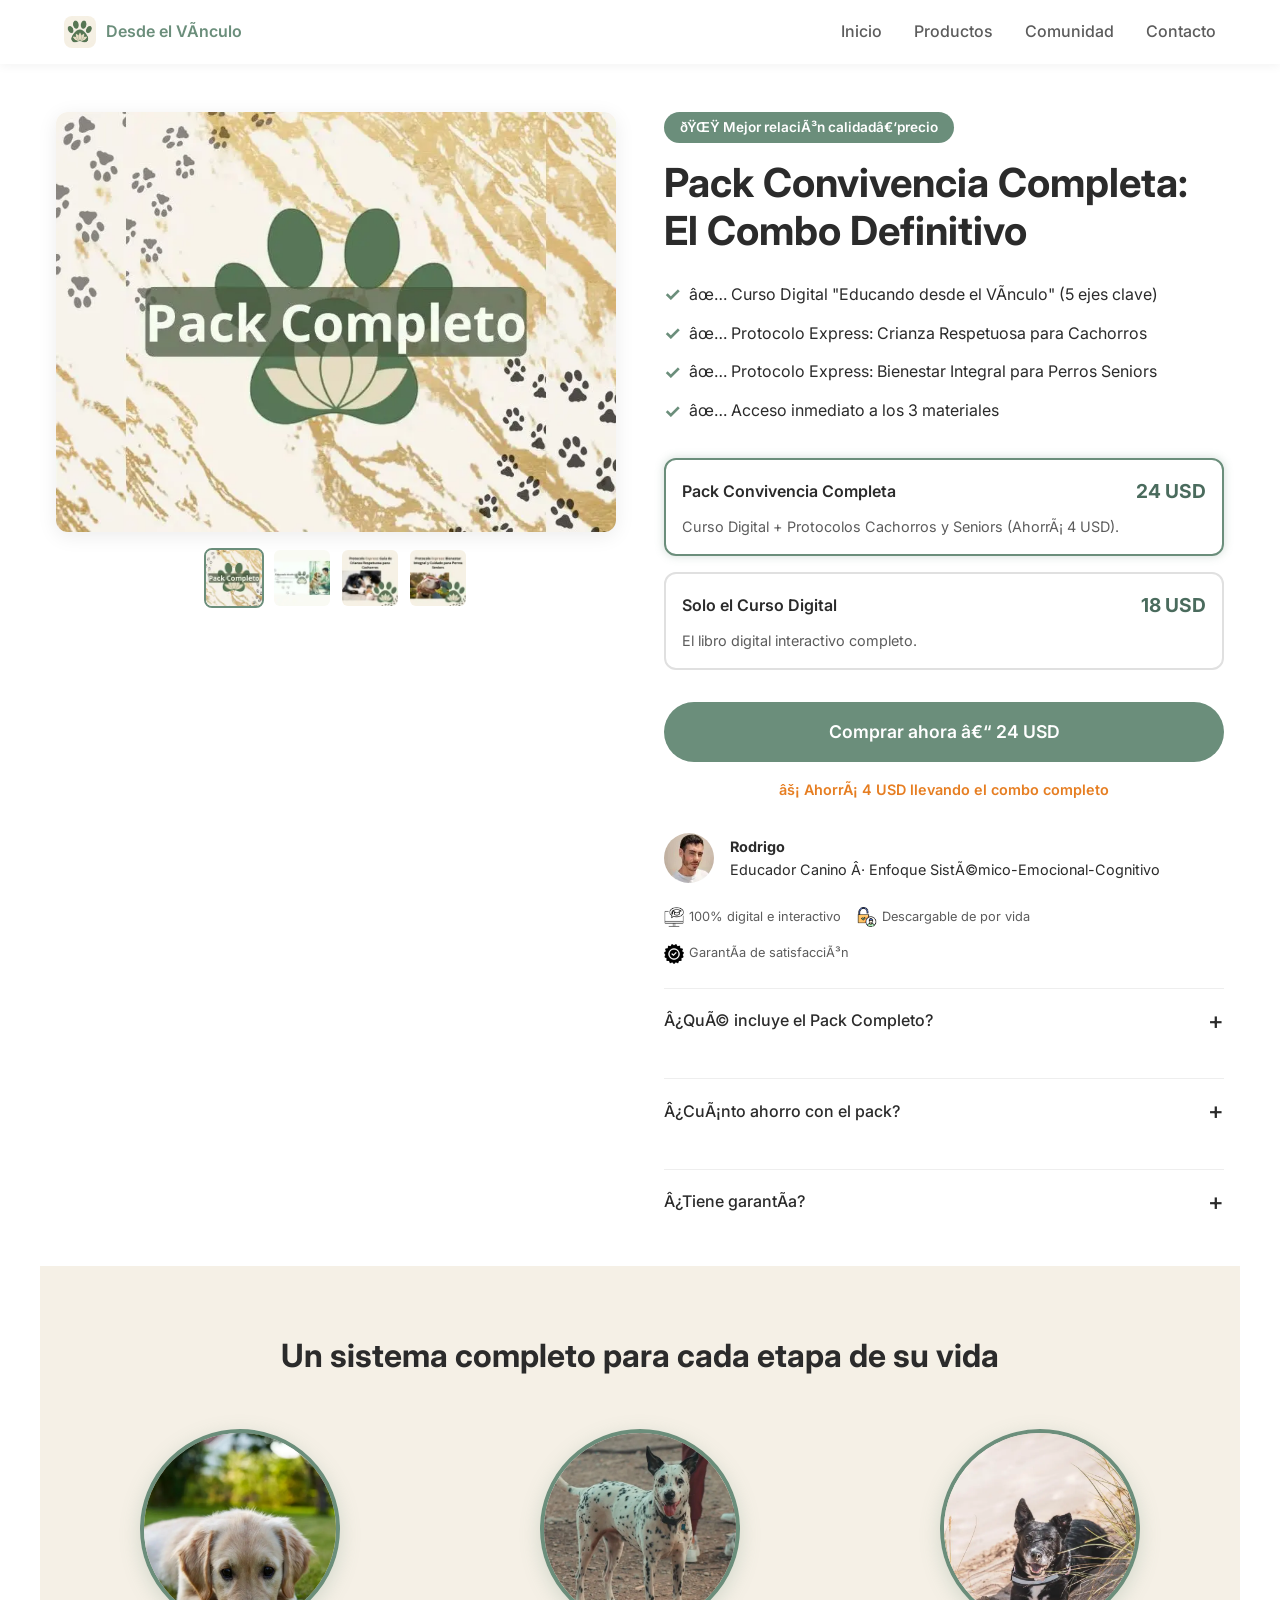
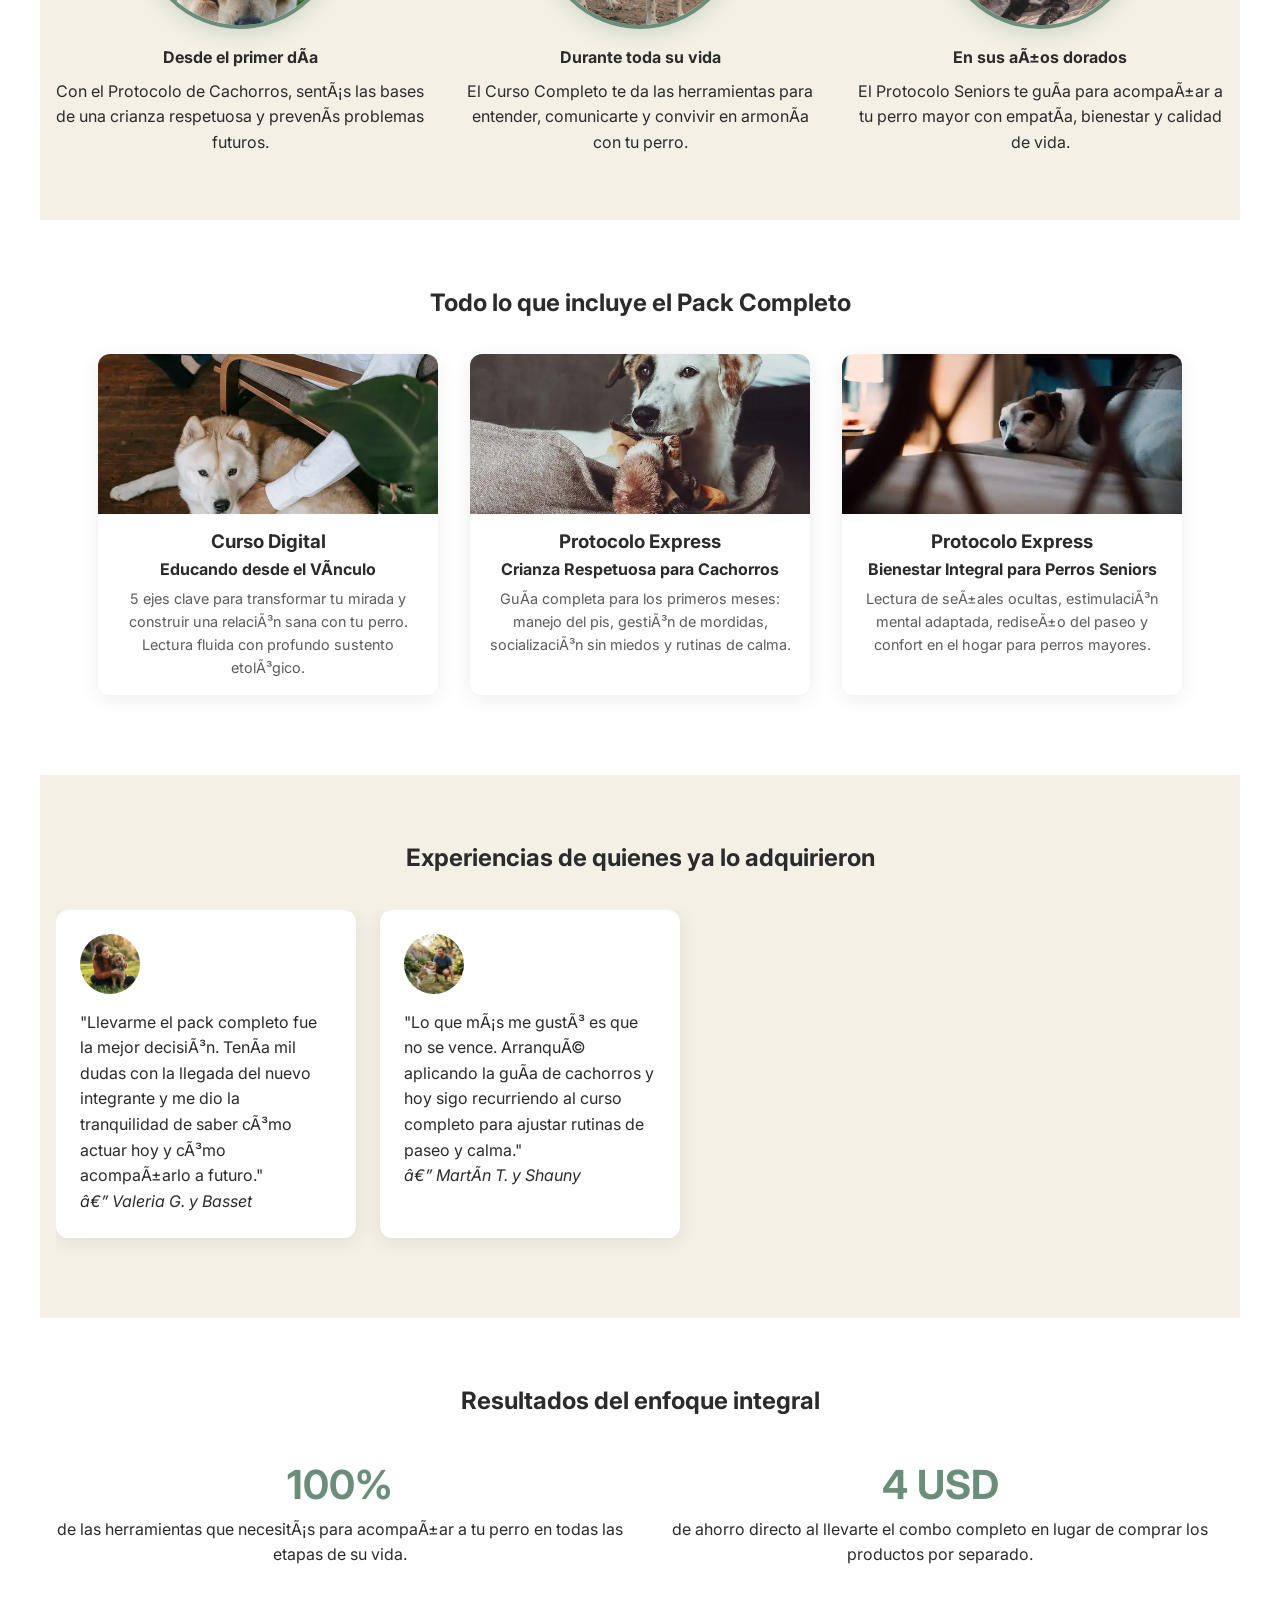
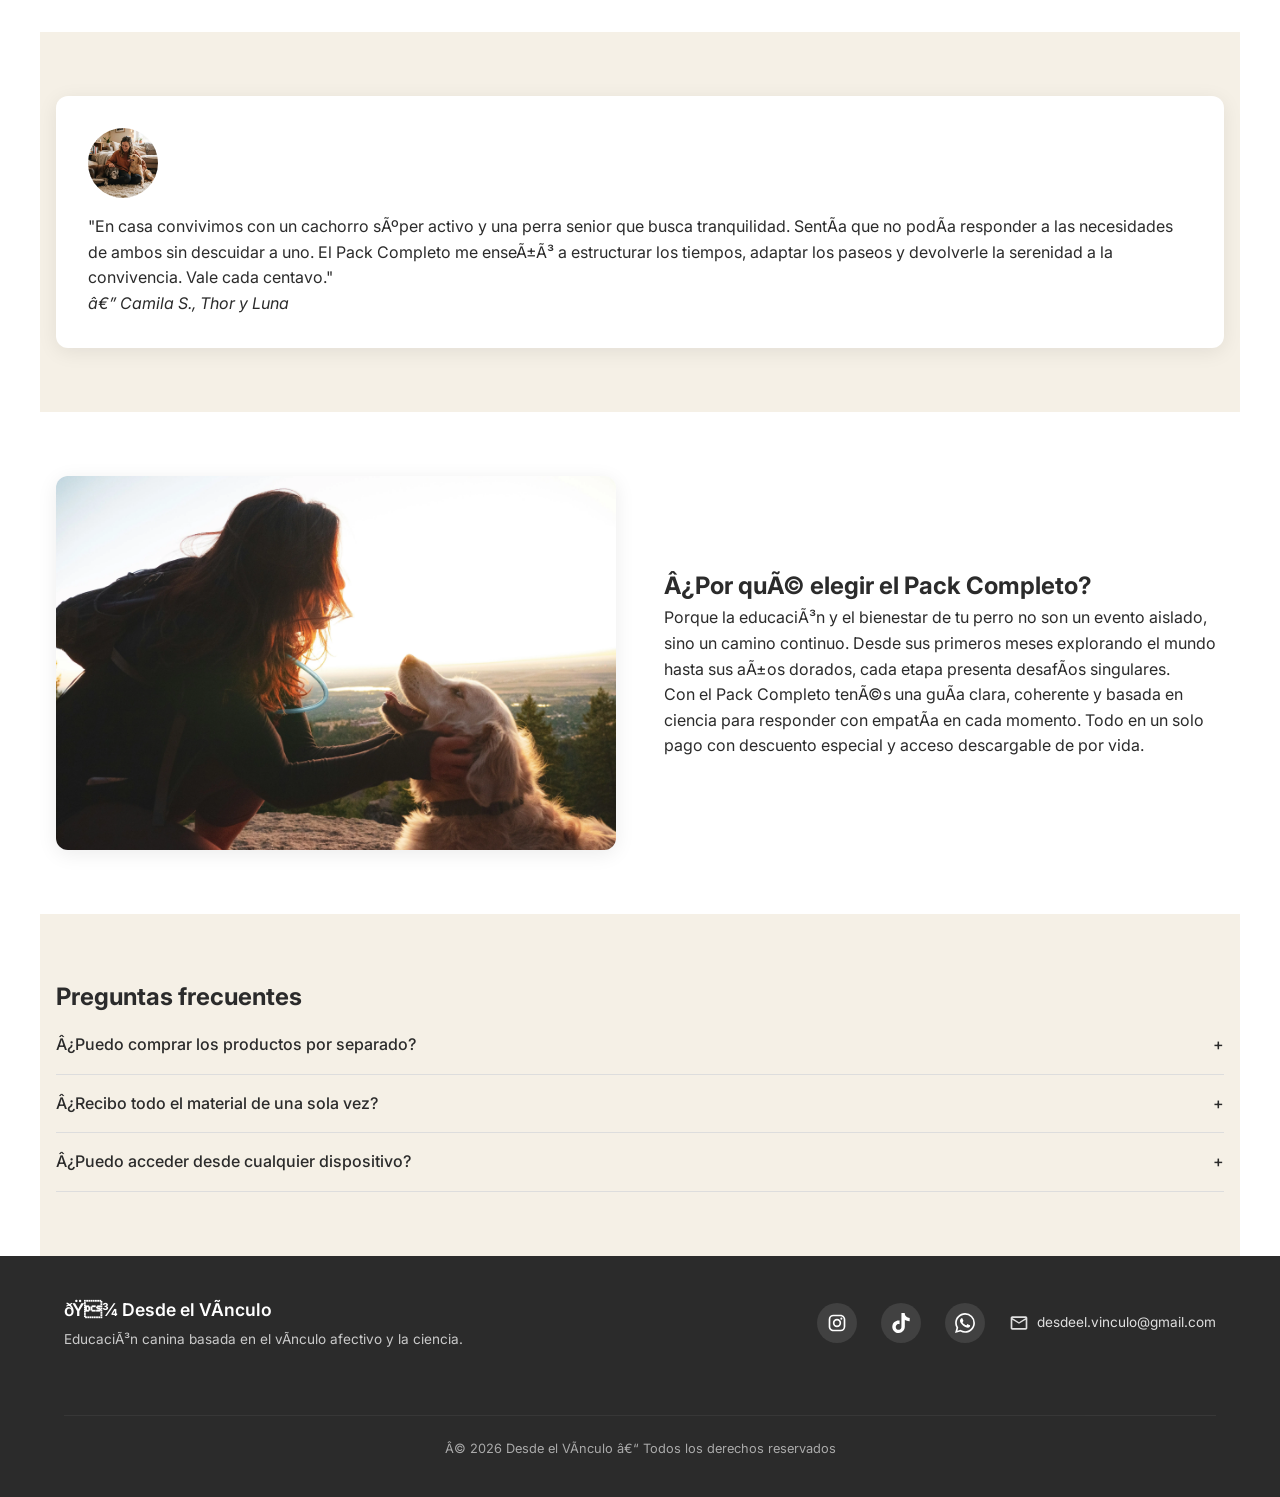
<file: pack-completo.html>
<!DOCTYPE html>
<html lang="es">
<head>

  <!-- Google tag (gtag.js) -->
<script async src="https://www.googletagmanager.com/gtag/js?id=G-JM0SSS2W3R"></script>
<script>
  window.dataLayer = window.dataLayer || [];
  function gtag(){dataLayer.push(arguments);}
  gtag('js', new Date());

  gtag('config', 'G-JM0SSS2W3R');
</script>

<!-- Meta Pixel Code -->
  <script>
    !function(f,b,e,v,n,t,s)
    {if(f.fbq)return;n=f.fbq=function(){n.callMethod?
    n.callMethod.apply(n,arguments):n.queue.push(arguments)};
    if(!f._fbq)f._fbq=n;n.push=n;n.loaded=!0;n.version='2.0';
    n.queue=[];t=b.createElement(e);t.async=!0;
    t.src=v;s=b.getElementsByTagName(e)[0];
    s.parentNode.insertBefore(t,s)}(window, document,'script',
    'https://connect.facebook.net/en_US/fbevents.js');
    fbq('init', '1762875585138053');
    fbq('track', 'PageView');
  </script>
  <noscript>
    <img height="1" width="1" style="display:none"
         src="https://www.facebook.com/tr?id=1762875585138053&ev=PageView&noscript=1"/>
  </noscript>
  <!-- End Meta Pixel Code -->

  <!-- Script de CLARITY Microsoft-->
<script type="text/javascript">
    (function(c,l,a,r,i,t,y){
        c[a]=c[a]||function(){(c[a].q=c[a].q||[]).push(arguments)};
        t=l.createElement(r);t.async=1;t.src="https://www.clarity.ms/tag/"+i;
        y=l.getElementsByTagName(r)[0];y.parentNode.insertBefore(t,y);
    })(window, document, "clarity", "script", "xyv86zc1vc");
</script>
  <!-- End of Script de CLARITY Microsoft-->



  <meta charset="UTF-8">
  <meta name="viewport" content="width=device-width, initial-scale=1.0">
  <title>Pack Completo | Desde el Vínculo</title>
  <meta name="description" content="Pack Completo de educación canina consciente. Curso + Protocolo Cachorros + Protocolo Seniors por solo 24 USD. El mejor precio para transformar tu convivencia.">
  <meta name="robots" content="index, follow">
  <link rel="canonical" href="https://desdeelvinculo.netlify.app/pack-completo.html">
  <meta property="og:title" content="Pack Completo – Desde el Vínculo | 24 USD">
  <meta property="og:description" content="Curso Completo + Protocolo Cachorros + Protocolo Seniors. Todo lo que necesitás para una convivencia consciente con tu perro.">
  <meta property="og:image" content="https://desdeelvinculo.netlify.app/img/og-image.webp">
  <meta property="og:url" content="https://desdeelvinculo.netlify.app/pack-completo.html">
  <meta name="google-site-verification" content="YnLXtKM4-w28fluN7Jt4KjhZyx0626GhNaNaI8vtAmA">
  <link rel="icon" type="image/png" sizes="512x512" href="img/favicon.png">
  <link rel="apple-touch-icon" sizes="180x180" href="img/favicon.png">
  <link href="https://fonts.googleapis.com/css2?family=Inter:wght@400;500;600;700&display=swap" rel="stylesheet">
  <link rel="stylesheet" href="css/global.css">
  <link rel="stylesheet" href="css/producto-detalle.css">

  <style>
    /* Ajuste para centrar 3 tarjetas y ocultar flechas en monitores */
    @media (min-width: 992px) {
      .modulos__flecha {
        display: none !important;
      }
      .modulos__slider {
        display: flex !important;
        justify-content: center !important;
        gap: 2rem !important;
        overflow-x: visible !important;
      }
      .modulo-card {
        flex: 0 1 340px !important;
        width: 100% !important;
      }
    }
  </style>
</head>
<body>
  <header class="header">
    <div class="container header__container">
      <a href="index.html" class="header__logo">
        <img src="img/logo.png" alt="Desde el Vínculo" width="40" height="40">
        <span class="header__logo-text">Desde el Vínculo</span>
      </a>
      <nav class="header__nav" id="nav-menu">
        <ul class="header__menu">
          <li><a href="index.html" class="header__link">Inicio</a></li>
          <li><a href="productos.html" class="header__link">Productos</a></li>
          <li><a href="comunidad.html" class="header__link">Comunidad</a></li>
          <li><a href="#contacto" class="header__link">Contacto</a></li>
        </ul>
      </nav>
      <button class="header__toggle" id="nav-toggle" aria-label="Abrir menú">
        <span></span><span></span><span></span>
      </button>
    </div>
  </header>

  <main class="producto-detalle">
    <!-- ========== HERO ========== -->
    <section class="producto-hero">
      <div class="producto-hero__galeria">
        <div class="galeria__principal">
          <img src="img/Pack Completo/pack-completo portada hotmart.webp" alt="Pack Completo" loading="lazy" id="img-principal">
        </div>
        <div class="galeria__miniaturas" id="thumbnails"></div>
      </div>

      <div class="producto-hero__info">
        <span class="producto-hero__badge">🌟 Mejor relación calidad‑precio</span>
        <h1 class="producto-hero__titulo">Pack Convivencia Completa: El Combo Definitivo</h1>

        <ul class="producto-hero__checklist">
          <li>✅ Curso Digital "Educando desde el Vínculo" (5 ejes clave)</li>
          <li>✅ Protocolo Express: Crianza Respetuosa para Cachorros</li>
          <li>✅ Protocolo Express: Bienestar Integral para Perros Seniors</li>
          <li>✅ Acceso inmediato a los 3 materiales</li>
        </ul>

        <!-- Bundles -->
        <div class="producto-hero__bundles">
          <div class="bundle bundle--activo" data-precio="24">
            <div class="bundle__header">
              <span class="bundle__nombre">Pack Convivencia Completa</span>
              <span class="bundle__precio">24 USD</span>
            </div>
            <p class="bundle__descripcion">Curso Digital + Protocolos Cachorros y Seniors (Ahorrá 4 USD).</p>
          </div>
          <div class="bundle" data-precio="18">
            <div class="bundle__header">
              <span class="bundle__nombre">Solo el Curso Digital</span>
              <span class="bundle__precio">18 USD</span>
            </div>
            <p class="bundle__descripcion">El libro digital interactivo completo.</p>
          </div>
        </div>

        <a href="https://go.hotmart.com/N106601920Q?dp=1" class="btn btn--primary producto-hero__cta" target="_blank" id="btn-comprar">
          Comprar ahora – 24 USD
        </a>
        <p class="producto-hero__urgencia">⚡ Ahorrá 4 USD llevando el combo completo</p>

        <!-- Credibilidad -->
        <div class="producto-hero__credibilidad">
          <img src="img/Curso completo/instructor.webp" alt="Rodrigo - Especialista en Comportamiento Canino" class="credibilidad__instructor">
          <div class="credibilidad__texto">
            <strong>Rodrigo</strong>
            Educador Canino · Enfoque Sistémico-Emocional-Cognitivo
          </div>
        </div>

        <div class="sellos">
          <span class="sello"><img src="img/Curso completo/educacion-en-linea.png" width="20" alt=""> 100% digital e interactivo</span>
          <span class="sello"><img src="img/Curso completo/control-de-acceso.png" width="20" alt=""> Descargable de por vida</span>
          <span class="sello"><img src="img/Curso completo/garantia.png" width="20" alt=""> Garantía de satisfacción</span>
        </div>

        <!-- FAQ rápida -->
        <div class="hero-faq">
          <div class="hero-faq__pregunta">¿Qué incluye el Pack Completo?</div>
          <div class="hero-faq__respuesta">
            <p>Incluye el Curso Digital "Educando desde el Vínculo" (5 ejes clave) y los dos Protocolos Express: Crianza Respetuosa para Cachorros y Bienestar Integral para Perros Seniors. Todo el material digital en un solo pago.</p>
          </div> <br>
          <div class="hero-faq__pregunta">¿Cuánto ahorro con el pack?</div>
          <div class="hero-faq__respuesta">
            <p>Por separado, los tres productos suman 28 USD. Con el Pack Completo pagás solo 24 USD, ahorrando 4 USD. Además, recibís todo el material en una sola compra.</p>
          </div><br>
          <div class="hero-faq__pregunta">¿Tiene garantía?</div>
          <div class="hero-faq__respuesta">
            <p>Sí, contás con una garantía de satisfacción de 7 días respaldada por Hotmart. Si sentís que el enfoque respetuoso y consciente no es lo que buscabas, podés solicitar el reembolso total sin vueltas.</p>
          </div>
        </div>
      </div>
    </section>

    <!-- ========== TIMELINE ========== -->
    <section class="timeline">
      <h2 class="timeline__titulo">Un sistema completo para cada etapa de su vida</h2>
      <div class="timeline__contenedor">
        <div class="timeline__hito">
          <img src="img/Pack Completo/fase1.webp" alt="Cachorros" loading="lazy">
          <h4>Desde el primer día</h4>
          <p>Con el Protocolo de Cachorros, sentás las bases de una crianza respetuosa y prevenís problemas futuros.</p>
        </div>
        <div class="timeline__hito">
          <img src="img/Pack Completo/fase2.webp" alt="Curso completo" loading="lazy">
          <h4>Durante toda su vida</h4>
          <p>El Curso Completo te da las herramientas para entender, comunicarte y convivir en armonía con tu perro.</p>
        </div>
        <div class="timeline__hito">
          <img src="img/Pack Completo/fase3.webp" alt="Seniors" loading="lazy">
          <h4>En sus años dorados</h4>
          <p>El Protocolo Seniors te guía para acompañar a tu perro mayor con empatía, bienestar y calidad de vida.</p>
        </div>
      </div>
    </section>

    <!-- ========== MÓDULOS (SLIDER / GRIDA) ========== -->
    <section class="modulos">
      <h2 class="modulos__titulo">Todo lo que incluye el Pack Completo</h2>
      <div class="modulos__contenedor">
        <button class="modulos__flecha modulos__flecha--izq" aria-label="Anterior">←</button>
        <div class="modulos__slider">
          <div class="modulo-card">
            <img src="img/Pack Completo/modulo1.webp" alt="Curso Digital" loading="lazy">
            <h3>Curso Digital</h3>
            <h4>Educando desde el Vínculo</h4>
            <p>5 ejes clave para transformar tu mirada y construir una relación sana con tu perro. Lectura fluida con profundo sustento etológico.</p>
          </div>
          <div class="modulo-card">
            <img src="img/Pack Completo/modulo2.webp" alt="Protocolo Cachorros" loading="lazy">
            <h3>Protocolo Express</h3>
            <h4>Crianza Respetuosa para Cachorros</h4>
            <p>Guía completa para los primeros meses: manejo del pis, gestión de mordidas, socialización sin miedos y rutinas de calma.</p>
          </div>
          <div class="modulo-card">
            <img src="img/Pack Completo/modulo3.webp" alt="Protocolo Seniors" loading="lazy">
            <h3>Protocolo Express</h3>
            <h4>Bienestar Integral para Perros Seniors</h4>
            <p>Lectura de señales ocultas, estimulación mental adaptada, rediseño del paseo y confort en el hogar para perros mayores.</p>
          </div>
        </div>
        <button class="modulos__flecha modulos__flecha--der" aria-label="Siguiente">→</button>
      </div>
    </section>

    <!-- ========== TESTIMONIOS VISUALES (CARRUSEL) ========== -->
    <section class="testimonios-visuales">
      <h2 class="testimonios-visuales__titulo">Experiencias de quienes ya lo adquirieron</h2>
      <div class="carrusel-testimonios">
        <div class="carrusel-testimonios__item">
          <img src="img/Pack Completo/testimonio1.webp" alt="Valeria y Basset">
          <p>"Llevarme el pack completo fue la mejor decisión. Tenía mil dudas con la llegada del nuevo integrante y me dio la tranquilidad de saber cómo actuar hoy y cómo acompañarlo a futuro."</p>
          <cite>— Valeria G. y Basset</cite>
        </div>
        <div class="carrusel-testimonios__item">
          <img src="img/Pack Completo/testimonio2.webp" alt="Martín y Rocky">
          <p>"Lo que más me gustó es que no se vence. Arranqué aplicando la guía de cachorros y hoy sigo recurriendo al curso completo para ajustar rutinas de paseo y calma."</p>
          <cite>— Martín T. y Shauny</cite>
        </div>
      </div>
    </section>

    <!-- ========== RESULTADOS ========== -->
    <section class="resultados">
      <h2>Resultados del enfoque integral</h2>
      <div class="resultados__stats">
        <div class="resultados__stat">
          <span class="numero">100%</span>
          <p>de las herramientas que necesitás para acompañar a tu perro en todas las etapas de su vida.</p>
        </div>
        <div class="resultados__stat">
          <span class="numero">4 USD</span>
          <p>de ahorro directo al llevarte el combo completo en lugar de comprar los productos por separado.</p>
        </div>
      </div>
    </section>

    <!-- ========== TESTIMONIO EXTENDIDO ========== -->
    <section class="testimonios-extendidos">
      <div class="testimonio-extendido">
        <img src="img/Pack Completo/testimonio3.webp" alt="Camila, Thor y Luna">
        <p>"En casa convivimos con un cachorro súper activo y una perra senior que busca tranquilidad. Sentía que no podía responder a las necesidades de ambos sin descuidar a uno. El Pack Completo me enseñó a estructurar los tiempos, adaptar los paseos y devolverle la serenidad a la convivencia. Vale cada centavo."</p>
        <cite>— Camila S., Thor y Luna</cite>
      </div>
    </section>

    <!-- ========== POR QUÉ ELEGIR ========== -->
    <section class="por-que">
      <div class="por-que__imagen">
        <img src="img/Pack Completo/por que elegir.webp" alt="Pack completo de educación canina">
      </div>
      <div class="por-que__texto">
        <h2>¿Por qué elegir el Pack Completo?</h2>
        <p>Porque la educación y el bienestar de tu perro no son un evento aislado, sino un camino continuo. Desde sus primeros meses explorando el mundo hasta sus años dorados, cada etapa presenta desafíos singulares.</p>
        <p>Con el Pack Completo tenés una guía clara, coherente y basada en ciencia para responder con empatía en cada momento. Todo en un solo pago con descuento especial y acceso descargable de por vida.</p>
      </div>
    </section>

    <!-- ========== FAQ FINAL ========== -->
    <section class="faq-final">
      <h2>Preguntas frecuentes</h2>
      
      <div class="faq-final__pregunta">¿Puedo comprar los productos por separado?</div>
      <div class="faq-final__respuesta">
        <p>Sí, podés adquirir el Curso Digital o los Protocolos por separado en nuestra tienda. Sin embargo, el Pack Completo te permite ahorrar 4 USD en total.</p>
      </div>
      
      <div class="faq-final__pregunta">¿Recibo todo el material de una sola vez?</div>
      <div class="faq-final__respuesta">
        <p>¡Sí! Apenas se acredita el pago, recibís el correo con el acceso inmediato para descargar el Curso Digital y los dos Protocolos Express.</p>
      </div>

      <div class="faq-final__pregunta">¿Puedo acceder desde cualquier dispositivo?</div>
      <div class="faq-final__respuesta">
        <p>Totalmente. Todos los e-books e interactivos están optimizados para celular, tablet o computadora, y los podés guardar para leer sin conexión.</p>
      </div>
    </section>
  </main>

  <footer id="contacto" class="footer">
    <div class="footer__container">
      <div class="footer__brand">
        <p>🐾 Desde el Vínculo</p>
        <p>Educación canina basada en el vínculo afectivo y la ciencia.</p>
      </div>
      <div class="footer__social">
        <a href="https://www.instagram.com/desdeel.vinculo/" target="_blank" rel="noopener" aria-label="Instagram">
          <svg viewBox="0 0 24 24"><path d="M7.8 2h8.4C19.4 2 22 4.6 22 7.8v8.4a5.8 5.8 0 0 1-5.8 5.8H7.8C4.6 22 2 19.4 2 16.2V7.8A5.8 5.8 0 0 1 7.8 2m-.2 2A3.6 3.6 0 0 0 4 7.6v8.8C4 18.39 5.61 20 7.6 20h8.8a3.6 3.6 0 0 0 3.6-3.6V7.6C20 5.61 18.39 4 16.4 4H7.6m9.65 1.5a1.25 1.25 0 0 1 0 2.5 1.25 1.25 0 0 1 0-2.5M12 7a5 5 0 1 1 0 10 5 5 0 0 1 0-10m0 2a3 3 0 1 0 0 6 3 3 0 0 0 0-6z"/></svg>
        </a>
        <a href="https://www.tiktok.com/@desdeelvinculo" target="_blank" rel="noopener" aria-label="TikTok">
          <svg viewBox="0 0 24 24"><path d="M12.53.02C13.84 0 15.14.01 16.44 0c.08 1.53.63 3.09 1.75 4.17 1.12 1.11 2.7 1.62 4.24 1.79v4.03c-1.44-.05-2.89-.35-4.2-.97-.57-.26-1.1-.59-1.62-.93-.01 2.92.01 5.84-.02 8.75-.08 1.4-.54 2.79-1.35 3.94-1.31 1.92-3.58 3.17-5.91 3.21-1.43.08-2.86-.31-4.08-1.03-2.02-1.19-3.44-3.37-3.65-5.71-.02-.5-.03-1-.01-1.49.18-1.9 1.12-3.72 2.58-4.96 1.66-1.44 3.98-2.13 6.15-1.72.02 1.48-.04 2.96-.04 4.44-.99-.32-2.15-.23-3.02.37-.63.41-1.11 1.04-1.36 1.75-.21.51-.15 1.07-.14 1.61.24 1.64 1.82 3.02 3.5 2.87 1.12-.01 2.19-.66 2.77-1.61.19-.33.4-.67.41-1.06.1-1.79.06-3.57.07-5.36.01-4.03-.01-8.05.02-12.07z"/></svg>
        </a>
        <a href="https://wa.me/5491121652703" target="_blank" rel="noopener" aria-label="WhatsApp">
          <svg viewBox="0 0 24 24"><path d="M17.472 14.382c-.297-.149-1.758-.867-2.03-.967-.273-.099-.471-.148-.67.15-.197.297-.767.966-.94 1.164-.173.199-.347.223-.644.075-.297-.15-1.255-.463-2.39-1.475-.883-.788-1.48-1.761-1.653-2.059-.173-.297-.018-.458.13-.606.134-.133.298-.347.446-.52.149-.174.198-.298.298-.497.099-.198.05-.371-.025-.52-.075-.149-.669-1.612-.916-2.207-.242-.579-.487-.5-.669-.51-.173-.008-.371-.01-.57-.01-.198 0-.52.074-.792.372-.272.297-1.04 1.016-1.04 2.479 0 1.462 1.065 2.875 1.213 3.074.149.198 2.096 3.2 5.077 4.487.709.306 1.262.489 1.694.625.712.227 1.36.195 1.871.118.571-.085 1.758-.719 2.006-1.413.248-.694.248-1.289.173-1.413-.074-.124-.272-.198-.57-.347m-5.421 7.403h-.004a9.87 9.87 0 0 1-5.031-1.378l-.361-.214-3.741.982.998-3.648-.235-.374a9.86 9.86 0 0 1-1.51-5.26c.001-5.45 4.436-9.884 9.888-9.884 2.64 0 5.122 1.03 6.988 2.898a9.825 9.825 0 0 1 2.893 6.994c-.003 5.45-4.437 9.884-9.885 9.885m8.413-18.297A11.815 11.815 0 0 0 12.05 0C5.495 0 .16 5.335.157 11.892c0 2.096.547 4.142 1.588 5.945L.057 24l6.305-1.654a11.882 11.882 0 0 0 5.683 1.448h.005c6.554 0 11.89-5.335 11.893-11.893a11.821 11.821 0 0 0-3.48-8.413z"/></svg>
        </a>
        <span class="footer__email" aria-label="Email">
          <svg viewBox="0 0 24 24"><path d="M22 6c0-1.1-.9-2-2-2H4c-1.1 0-2 .9-2 2v12c0 1.1.9 2 2 2h16c1.1 0 2-.9 2-2V6zm-2 0l-8 5-8-5h16zm0 12H4V8l8 5 8-5v10z"/></svg>
          <span class="footer__email-text">desdeel.vinculo@gmail.com</span>
        </span>
      </div>
      <p class="footer__copy">© 2026 Desde el Vínculo – Todos los derechos reservados</p>
    </div>
  </footer>

  <script src="js/main.js"></script>
  <script>
    // ========== GALERÍA DINÁMICA ==========
    const imagenesProducto = [
      { src: 'img/Pack Completo/pack-completo portada hotmart.webp', thumb: 'img/Pack Completo/pack-completo portada hotmart (thumb).webp', alt: 'Pack Completo' },
      { src: 'img/Pack Completo/curso-completo1.webp', thumb: 'img/Pack Completo/curso-completo-1-thumb.webp', alt: 'Interior del material' },
      { src: 'img/Pack Completo/Protocolo Cachorros 1.webp', thumb: 'img/Pack Completo/cachorros 1-thumb.webp', alt: 'Muestra del contenido' },
      { src: 'img/Pack Completo/Protocolo Seniors1.webp', thumb: 'img/Pack Completo/seniors 1-thumb.webp', alt: 'Muestra del contenido' }
    ];

    const thumbContainer = document.getElementById('thumbnails');
    const mainImg = document.getElementById('img-principal');

    imagenesProducto.forEach((img, i) => {
      const thumb = document.createElement('div');
      thumb.className = 'galeria__miniatura' + (i === 0 ? ' galeria__miniatura--activa' : '');
      thumb.innerHTML = `<img src="${img.thumb}" alt="${img.alt}">`;

      thumb.addEventListener('click', () => {
        mainImg.src = img.src;
        mainImg.alt = img.alt;
        document.querySelectorAll('.galeria__miniatura').forEach(t => t.classList.remove('galeria__miniatura--activa'));
        thumb.classList.add('galeria__miniatura--activa');
      });

      thumbContainer.appendChild(thumb);
    });

    // ========== BUNDLES ==========
    const bundles = document.querySelectorAll('.bundle');
    const btnComprar = document.getElementById('btn-comprar');
    bundles.forEach(bundle => {
      bundle.addEventListener('click', () => {
        bundles.forEach(b => b.classList.remove('bundle--activo'));
        bundle.classList.add('bundle--activo');
        const precio = bundle.dataset.precio;
        btnComprar.textContent = `Comprar ahora – ${precio} USD`;
        if (precio === '18') {
          btnComprar.href = 'https://hotmart.com/es/marketplace/productos/educando-desde-el-vinculo-curso-de-educacion-canina-consciente/K102549535T';
        } else {
          btnComprar.href = 'https://go.hotmart.com/N106601920Q?dp=1'; // ACTUALIZAR con enlace real del pack
        }
      });
    });

    // ========== FAQ DESPLEGABLES ==========
    function toggleFAQ(pregunta) {
      const respuesta = pregunta.nextElementSibling;
      pregunta.classList.toggle('hero-faq__pregunta--abierta');
      pregunta.classList.toggle('faq-final__pregunta--abierta');
      respuesta.classList.toggle('hero-faq__respuesta--visible');
      respuesta.classList.toggle('faq-final__respuesta--visible');
    }
    document.querySelectorAll('.hero-faq__pregunta, .faq-final__pregunta').forEach(p => {
      p.addEventListener('click', () => toggleFAQ(p));
    });

    // ========== FLECHAS DEL SLIDER DE MÓDULOS (Mobile/Tablet) ==========
    const sliderModulos = document.querySelector('.modulos__slider');
    const flechaIzq = document.querySelector('.modulos__flecha--izq');
    const flechaDer = document.querySelector('.modulos__flecha--der');

    if (sliderModulos && flechaIzq && flechaDer) {
      const scrollAmount = 300;

      flechaIzq.addEventListener('click', () => {
        sliderModulos.scrollBy({
          left: -scrollAmount,
          behavior: 'smooth'
        });
      });

      flechaDer.addEventListener('click', () => {
        sliderModulos.scrollBy({
          left: scrollAmount,
          behavior: 'smooth'
        });
      });
    }
  </script>
</body>
</html>
</file>
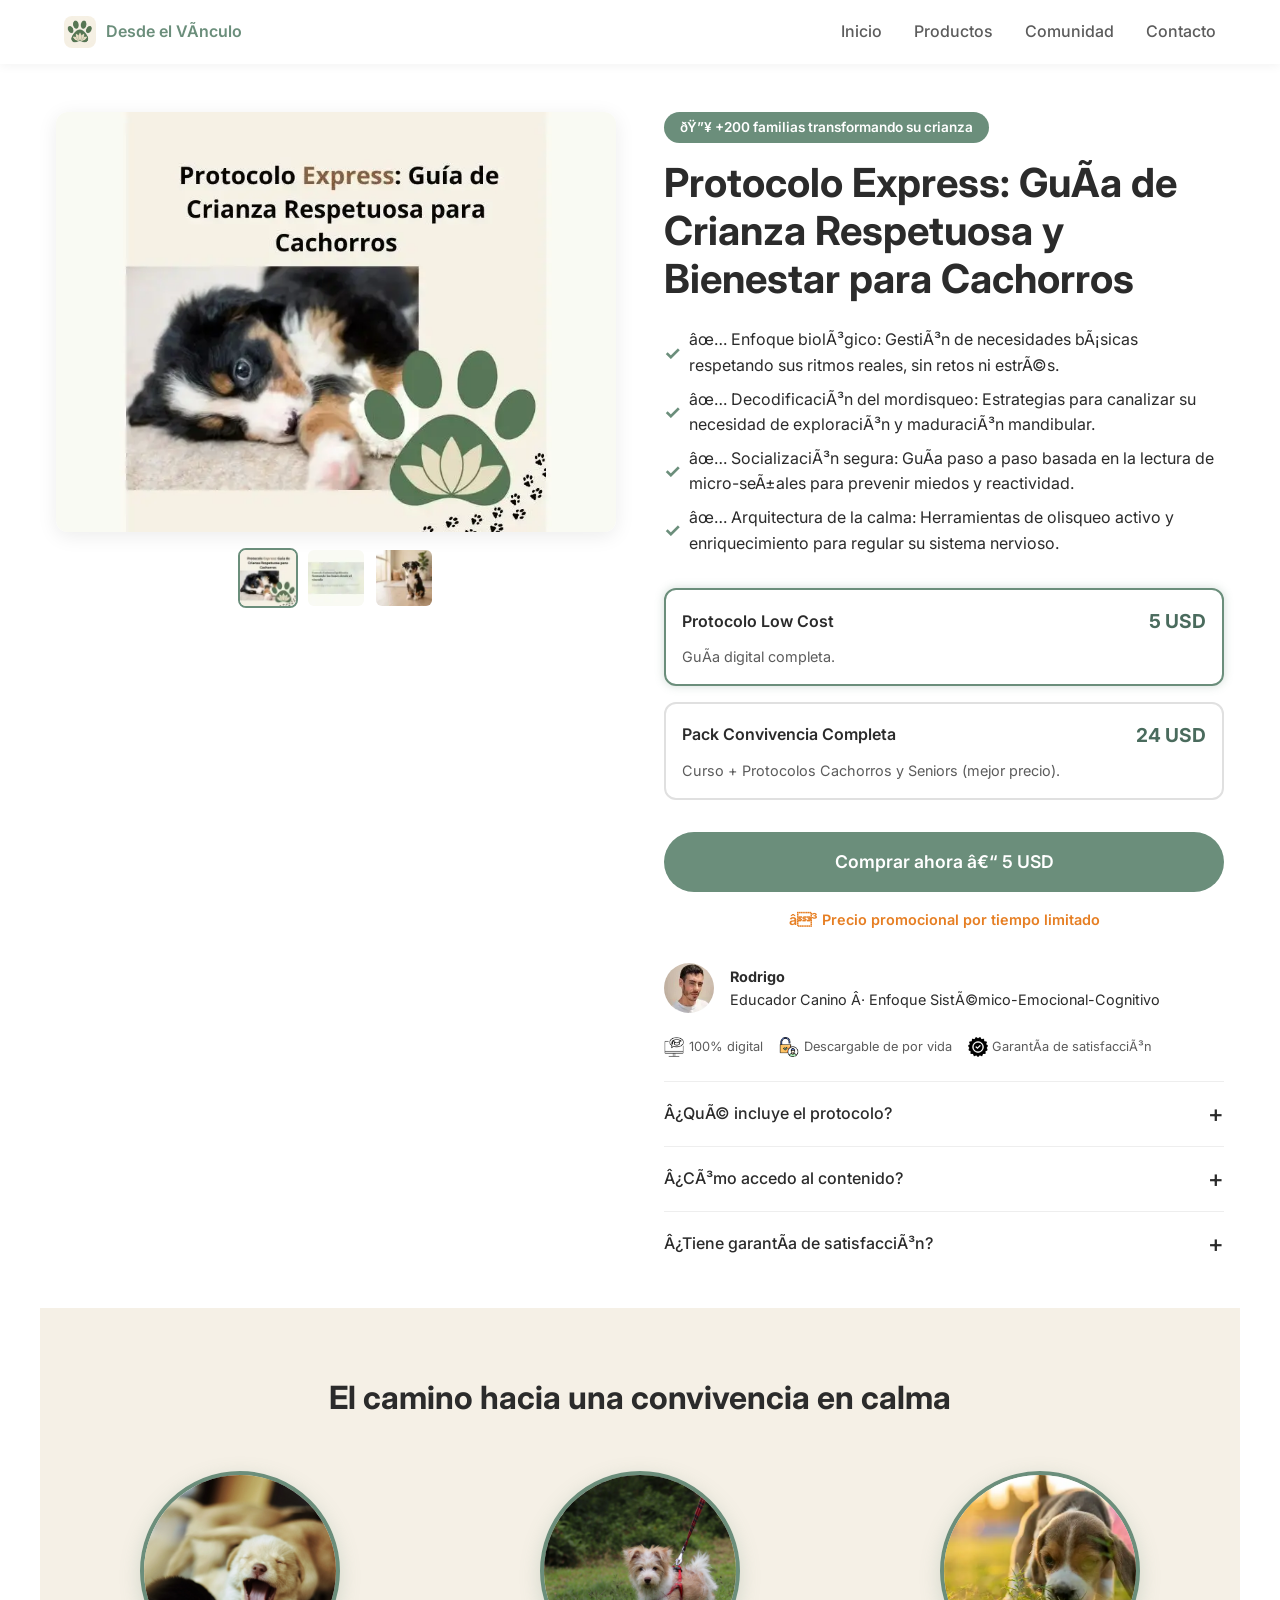
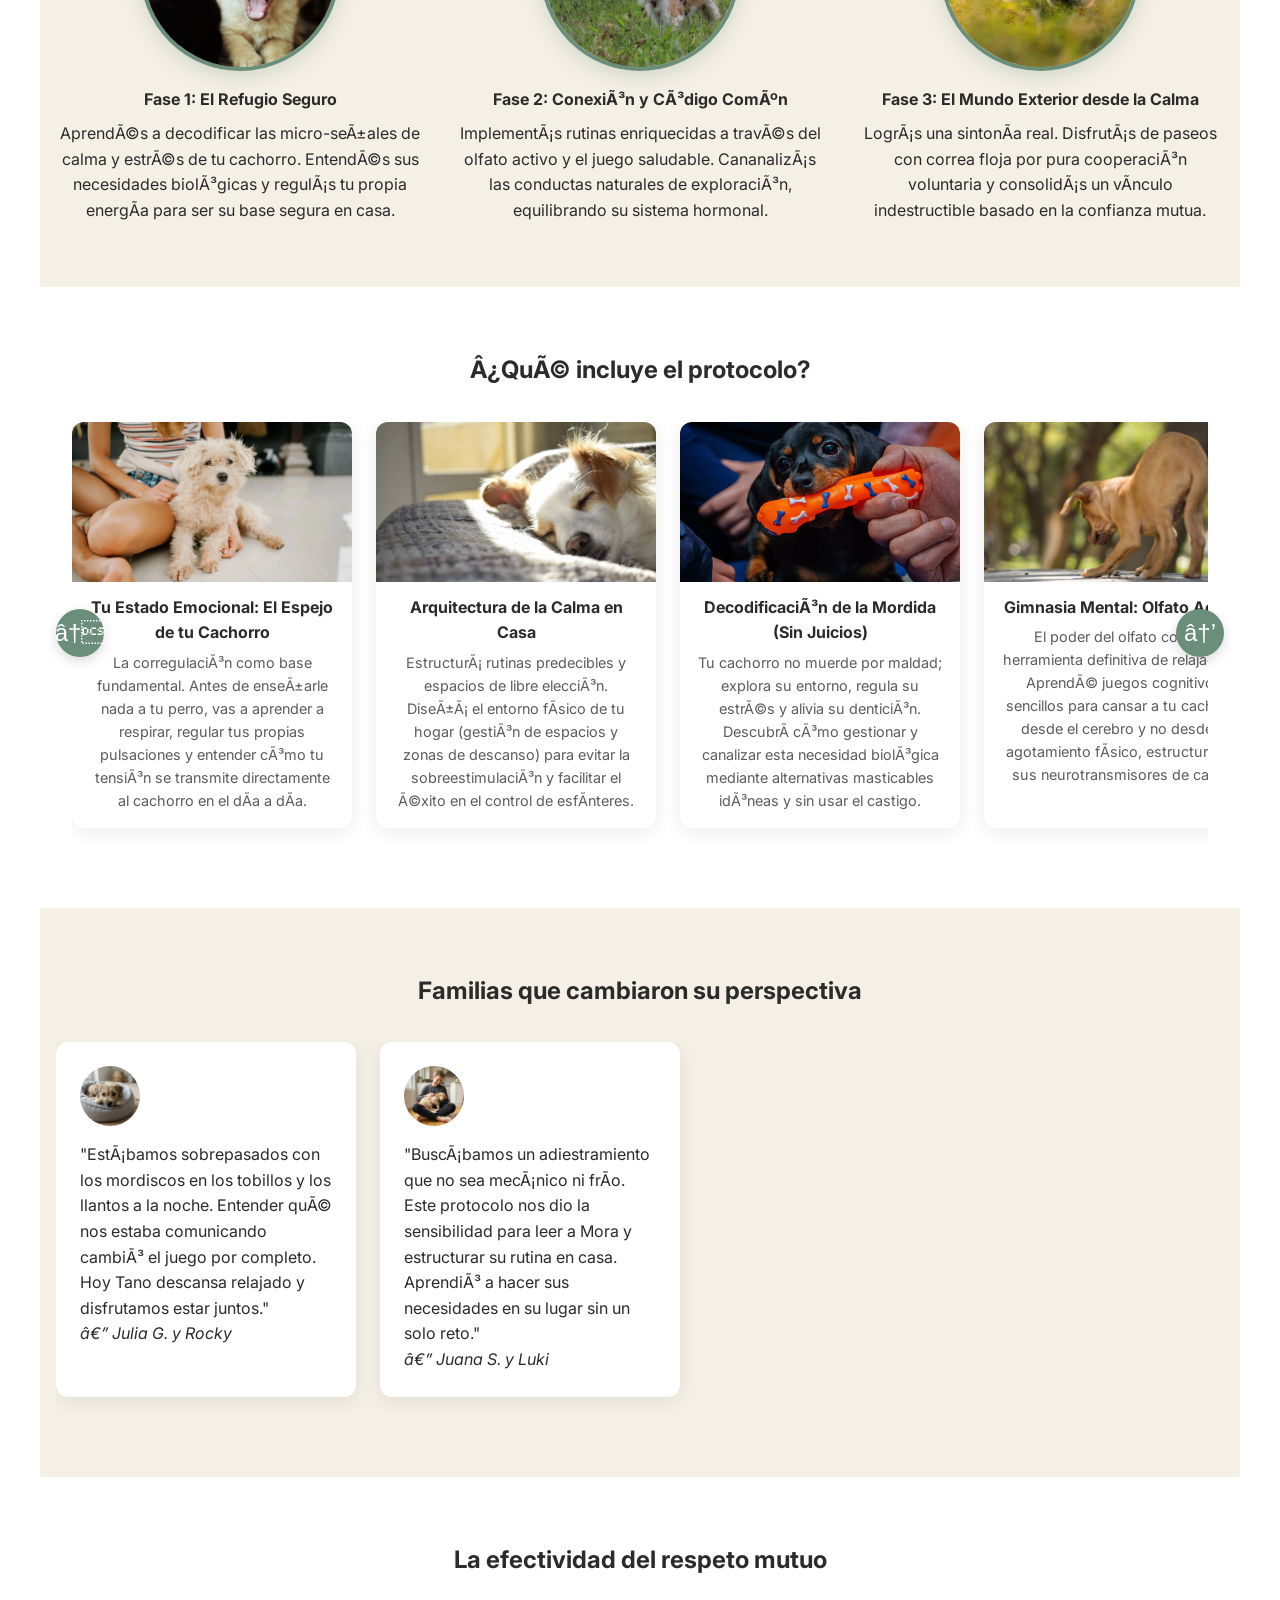
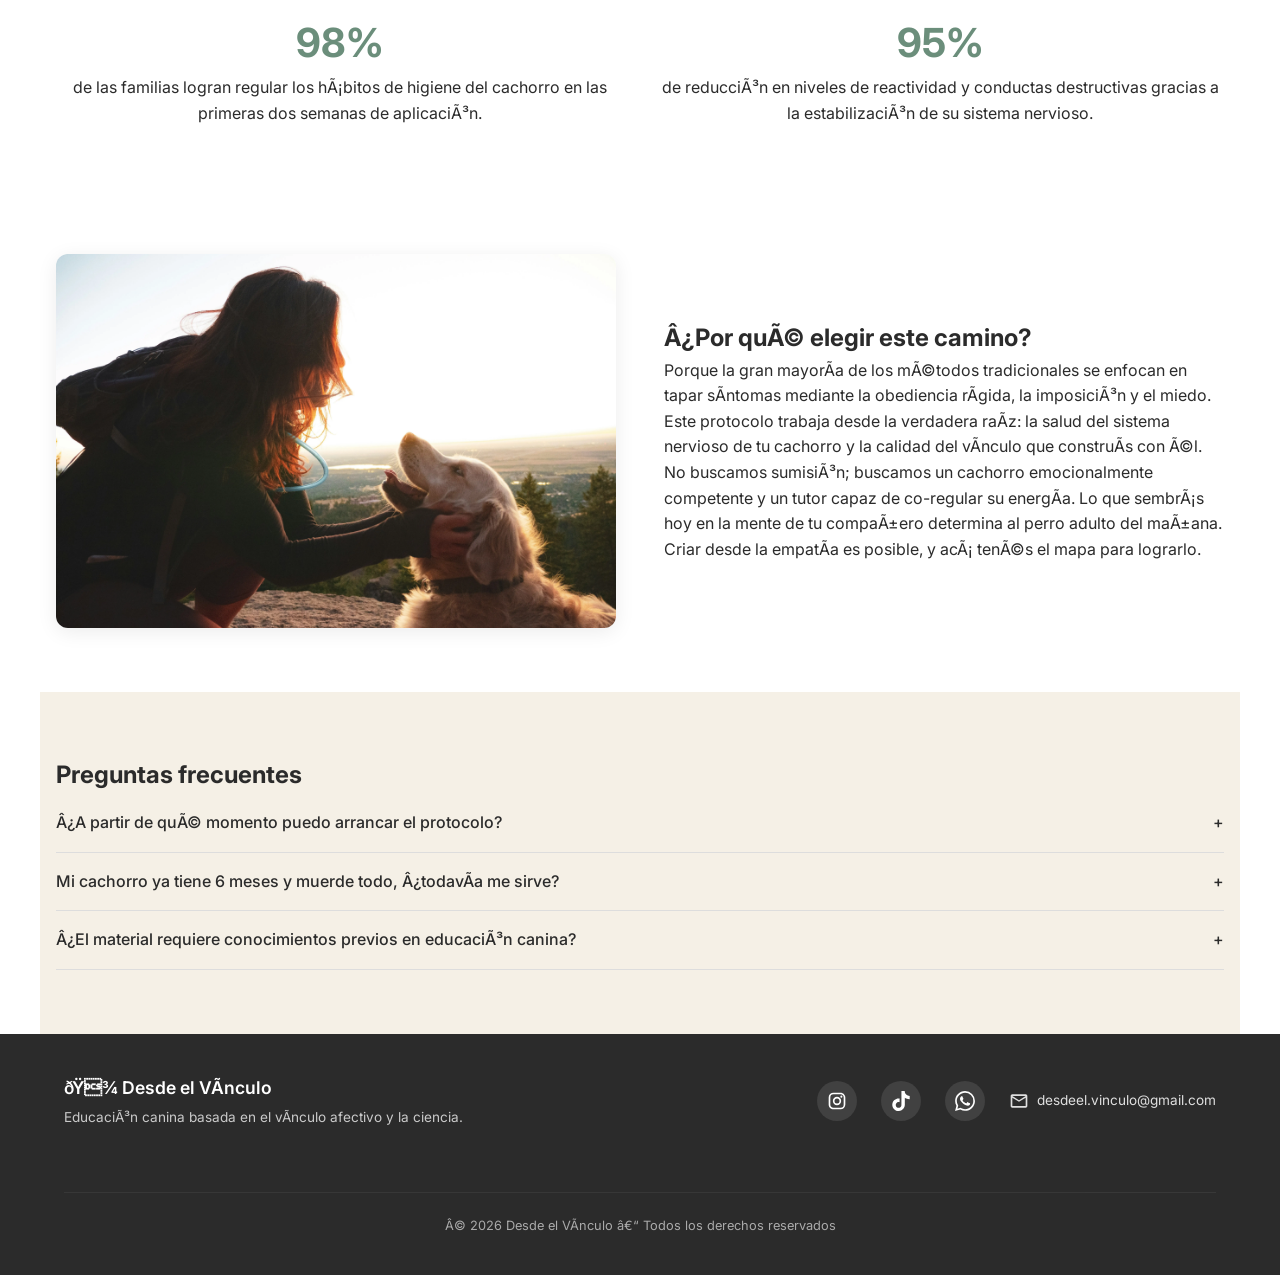
<file: protocolo-cachorros.html>
<!DOCTYPE html>
<html lang="es">
<head>

  <!-- Google tag (gtag.js) -->
<script async src="https://www.googletagmanager.com/gtag/js?id=G-JM0SSS2W3R"></script>
<script>
  window.dataLayer = window.dataLayer || [];
  function gtag(){dataLayer.push(arguments);}
  gtag('js', new Date());

  gtag('config', 'G-JM0SSS2W3R');
</script>

<!-- Meta Pixel Code -->
  <script>
    !function(f,b,e,v,n,t,s)
    {if(f.fbq)return;n=f.fbq=function(){n.callMethod?
    n.callMethod.apply(n,arguments):n.queue.push(arguments)};
    if(!f._fbq)f._fbq=n;n.push=n;n.loaded=!0;n.version='2.0';
    n.queue=[];t=b.createElement(e);t.async=!0;
    t.src=v;s=b.getElementsByTagName(e)[0];
    s.parentNode.insertBefore(t,s)}(window, document,'script',
    'https://connect.facebook.net/en_US/fbevents.js');
    fbq('init', '1762875585138053');
    fbq('track', 'PageView');
  </script>
  <noscript>
    <img height="1" width="1" style="display:none"
         src="https://www.facebook.com/tr?id=1762875585138053&ev=PageView&noscript=1"/>
  </noscript>
  <!-- End Meta Pixel Code -->

  <!-- Script de CLARITY Microsoft-->
<script type="text/javascript">
    (function(c,l,a,r,i,t,y){
        c[a]=c[a]||function(){(c[a].q=c[a].q||[]).push(arguments)};
        t=l.createElement(r);t.async=1;t.src="https://www.clarity.ms/tag/"+i;
        y=l.getElementsByTagName(r)[0];y.parentNode.insertBefore(t,y);
    })(window, document, "clarity", "script", "xyv86zc1vc");
</script>
  <!-- End of Script de CLARITY Microsoft-->



  <meta charset="UTF-8">
  <meta name="viewport" content="width=device-width, initial-scale=1.0">
  <title>Protocolo Cachorros | Desde el Vínculo</title>
  <meta name="description" content="Protocolo Express para cachorros. Crianza respetuosa y vínculo indestructible desde el primer día. 5 USD.">
  <meta name="robots" content="index, follow">
  <link rel="canonical" href="https://desdeelvinculo.netlify.app/protocolo-cachorros.html">
  <meta property="og:title" content="Protocolo Cachorros – Desde el Vínculo | 5 USD">
  <meta property="og:description" content="Guía de crianza respetuosa para cachorros. Sentá las bases de su salud emocional.">
  <meta property="og:image" content="https://desdeelvinculo.netlify.app/img/og-image.webp">
  <meta property="og:url" content="https://desdeelvinculo.netlify.app/protocolo-cachorros.html">
  <meta name="google-site-verification" content="YnLXtKM4-w28fluN7Jt4KjhZyx0626GhNaNaI8vtAmA">
  <link rel="icon" type="image/png" sizes="512x512" href="img/favicon.png">
  <link rel="apple-touch-icon" sizes="180x180" href="img/favicon.png">
  <link href="https://fonts.googleapis.com/css2?family=Inter:wght@400;500;600;700&display=swap" rel="stylesheet">
  <link rel="stylesheet" href="css/global.css">
  <link rel="stylesheet" href="css/producto-detalle.css">
</head>
<body>
  <header class="header">
    <div class="container header__container">
      <a href="index.html" class="header__logo">
        <img src="img/logo.png" alt="Desde el Vínculo" width="40" height="40">
        <span class="header__logo-text">Desde el Vínculo</span>
      </a>
      <nav class="header__nav" id="nav-menu">
        <ul class="header__menu">
          <li><a href="index.html" class="header__link">Inicio</a></li>
          <li><a href="productos.html" class="header__link">Productos</a></li>
          <li><a href="comunidad.html" class="header__link">Comunidad</a></li>
          <li><a href="#contacto" class="header__link">Contacto</a></li>
        </ul>
      </nav>
      <button class="header__toggle" id="nav-toggle" aria-label="Abrir menú">
        <span></span><span></span><span></span>
      </button>
    </div>
  </header>

  <main class="producto-detalle">
    <!-- ========== HERO ========== -->
    <section class="producto-hero">
      <div class="producto-hero__galeria">
        <div class="galeria__principal">
          <img src="img/Protocolo Cachorros/Protocolo Cachorros 1.webp" alt="Protocolo Cachorros" id="img-principal">
        </div>
        <div class="galeria__miniaturas" id="thumbnails"></div>
      </div>

      <div class="producto-hero__info">
        <span class="producto-hero__badge">🔥 +200 familias transformando su crianza</span>
        <h1 class="producto-hero__titulo">Protocolo Express: Guía de Crianza Respetuosa y Bienestar para Cachorros</h1>

        <ul class="producto-hero__checklist">
        <li>✅ Enfoque biológico: Gestión de necesidades básicas respetando sus ritmos reales, sin retos ni estrés.</li>
        <li>✅ Decodificación del mordisqueo: Estrategias para canalizar su necesidad de exploración y maduración mandibular.</li>
        <li>✅ Socialización segura: Guía paso a paso basada en la lectura de micro-señales para prevenir miedos y reactividad.</li>
        <li>✅ Arquitectura de la calma: Herramientas de olisqueo activo y enriquecimiento para regular su sistema nervioso.</li>
        </ul>
        </ul>

        <div class="producto-hero__bundles">
          <div class="bundle bundle--activo" data-precio="5">
            <div class="bundle__header">
              <span class="bundle__nombre">Protocolo Low Cost</span>
              <span class="bundle__precio">5 USD</span>
            </div>
            <p class="bundle__descripcion">Guía digital completa.</p>
          </div>
          <div class="bundle" data-precio="24">
            <div class="bundle__header">
              <span class="bundle__nombre">Pack Convivencia Completa</span>
              <span class="bundle__precio">24 USD</span>
            </div>
            <p class="bundle__descripcion">Curso + Protocolos Cachorros y Seniors (mejor precio).</p>
          </div>
        </div>

        <a href="https://hotmart.com/es/marketplace/productos/protocolo-express-guia-de-crianza-respetuosa-para-cachorros/E106387724O" class="btn btn--primary producto-hero__cta" target="_blank" id="btn-comprar">
          Comprar ahora – 5 USD
        </a>
        <p class="producto-hero__urgencia">⏳ Precio promocional por tiempo limitado</p>

        <div class="producto-hero__credibilidad">
          <img src="img/Protocolo Cachorros/instructor.webp" alt="Rodrigo - Especialista en Comportamiento Canino" class="credibilidad__instructor">
          <div class="credibilidad__texto">
            <strong>Rodrigo</strong>
            Educador Canino · Enfoque Sistémico-Emocional-Cognitivo
          </div>
        </div>

        <div class="sellos">
          <span class="sello"><img src="img/Protocolo Cachorros/educacion-en-linea.png" width="20" alt=""> 100% digital</span>
          <span class="sello"><img src="img/Protocolo Cachorros/control-de-acceso.png" width="20" alt=""> Descargable de por vida</span>
          <span class="sello"><img src="img/Protocolo Cachorros/garantia.png" width="20" alt=""> Garantía de satisfacción</span>
        </div>

        <div class="hero-faq">
        <div class="hero-faq__pregunta">¿Qué incluye el protocolo?</div>
        <div class="hero-faq__respuesta">
            <p>Es un plan de acción rápido y 100% aplicable. Incluye las bases del desarrollo cognitivo del cachorro, pautas de higiene sin castigos, canalización del mordisqueo, pautas de socialización progresiva y el diseño de un entorno seguro para fomentar su autonomía desde el primer día.</p>
        </div>
        <div class="hero-faq__pregunta">¿Cómo accedo al contenido?</div>
        <div class="hero-faq__respuesta">
            <p>Inmediatamente después de realizar tu pago seguro a través de Hotmart, vas a recibir un correo con el acceso directo para descargar la guía en formato digital. Podés leerla en tu celular, tablet o compu las veces que quieras.</p>
        </div>
        <div class="hero-faq__pregunta">¿Tiene garantía de satisfacción?</div>
        <div class="hero-faq__respuesta">
            <p>Totalmente. Tenés 7 días completos de garantía respaldada por Hotmart. Si sentís que este enfoque basado en el vínculo y el respeto mutuo no es lo que estabas buscando para tu familia, solicitás el reembolso y se te devuelve el 100% de tu dinero sin preguntas.</p>
        </div>
        </div>
        </div>
      </div>
    </section>

    <!-- ========== TIMELINE ========== -->
    <section class="timeline">
    <h2 class="timeline__titulo">El camino hacia una convivencia en calma</h2>
    <div class="timeline__contenedor">
        <div class="timeline__hito">
        <img src="img/Protocolo Cachorros/fase 1.webp" alt="Fase 1: Consciencia y Observación">
        <h4>Fase 1: El Refugio Seguro</h4>
        <p>Aprendés a decodificar las micro-señales de calma y estrés de tu cachorro. Entendés sus necesidades biológicas y regulás tu propia energía para ser su base segura en casa.</p>
        </div>
        <div class="timeline__hito">
        <img src="img/Protocolo Cachorros/fase 2.webp" alt="Fase 2: Estímulo y Bienestar">
        <h4>Fase 2: Conexión y Código Común</h4>
        <p>Implementás rutinas enriquecidas a través del olfato activo y el juego saludable. Cananalizás las conductas naturales de exploración, equilibrando su sistema hormonal.</p>
        </div>
        <div class="timeline__hito">
        <img src="img/Protocolo Cachorros/fase 3.webp" alt="Fase 3: Integración y Armonía">
        <h4>Fase 3: El Mundo Exterior desde la Calma</h4>
        <p>Lográs una sintonía real. Disfrutás de paseos con correa floja por pura cooperación voluntaria y consolidás un vínculo indestructible basado en la confianza mutua.</p>
        </div>
    </div>
    </section>

    <!-- ========== MÓDULOS (SLIDER) ========== -->
<section class="modulos">
      <h2 class="modulos__titulo">¿Qué incluye el protocolo?</h2>
      <div class="modulos__contenedor">
        <button class="modulos__flecha modulos__flecha--izq" aria-label="Anterior">←</button>
        <div class="modulos__slider">
          
          <!-- SECCIÓN 1 -->
          <div class="modulo-card">
            <img src="img/Protocolo Cachorros/mod 1.webp" alt="Tu Estado Emocional: El Espejo de tu Cachorro">
            <h3></h3>
            <h4>Tu Estado Emocional: El Espejo de tu Cachorro</h4>
            <p>La corregulación como base fundamental. Antes de enseñarle nada a tu perro, vas a aprender a respirar, regular tus propias pulsaciones y entender cómo tu tensión se transmite directamente al cachorro en el día a día.</p>
          </div>

          <!-- SECCIÓN 2 -->
          <div class="modulo-card">
            <img src="img/Protocolo Cachorros/mod 2.webp" alt="Arquitectura de la Calma en Casa">
            <h3></h3>
            <h4>Arquitectura de la Calma en Casa</h4>
            <p>Estructurá rutinas predecibles y espacios de libre elección. Diseñá el entorno físico de tu hogar (gestión de espacios y zonas de descanso) para evitar la sobreestimulación y facilitar el éxito en el control de esfínteres.</p>
          </div>

          <!-- SECCIÓN 3 -->
          <div class="modulo-card">
            <img src="img/Protocolo Cachorros/mod 3.webp" alt="Decodificación del Mordisqueo y Exploración Oral">
            <h3></h3>
            <h4>Decodificación de la Mordida (Sin Juicios)</h4>
            <p>Tu cachorro no muerde por maldad; explora su entorno, regula su estrés y alivia su dentición. Descubrí cómo gestionar y canalizar esta necesidad biológica mediante alternativas masticables idóneas y sin usar el castigo.</p>
          </div>

          <!-- SECCIÓN 4 -->
          <div class="modulo-card">
            <img src="img/Protocolo Cachorros/mod 4.webp" alt="Gimnasia Mental e Introducción al Olfato Activo">
            <h3></h3>
            <h4>Gimnasia Mental: Olfato Activo</h4>
            <p>El poder del olfato como la herramienta definitiva de relajación. Aprendé juegos cognitivos sencillos para cansar a tu cachorro desde el cerebro y no desde el agotamiento físico, estructurando sus neurotransmisores de calma.</p>
          </div>

          <!-- SECCIÓN 5 -->
          <div class="modulo-card">
            <img src="img/Protocolo Cachorros/mod 5.webp" alt="Socialización Sistémica y Seguridad Emocional">
            <h3></h3>
            <h4>Socialización Sistémica y Empática</h4>
            <p>Exponerlo a todo no es socializar; puede inundarlo cognitivamente. Aprendé a presentarle estímulos, ruidos y entornos de forma progresiva, leyendo sus micro-señales de estrés para prevenir fobias o reactividad futura.</p>
          </div>

        </div>
        <button class="modulos__flecha modulos__flecha--der" aria-label="Siguiente">→</button>
      </div>
    </section>

    <!-- ========== TESTIMONIOS VISUALES ========== -->
    <section class="testimonios-visuales">
    <h2 class="testimonios-visuales__titulo">Familias que cambiaron su perspectiva</h2>
    <div class="carrusel-testimonios">
        <div class="carrusel-testimonios__item">
        <img src="img/Protocolo Cachorros/testimonio2.webp" alt="Laura con su perro Tano">
        <p>"Estábamos sobrepasados con los mordiscos en los tobillos y los llantos a la noche. Entender qué nos estaba comunicando cambió el juego por completo. Hoy Tano descansa relajado y disfrutamos estar juntos."</p>
        <cite>— Julia G. y Rocky</cite>
        </div>
        <div class="carrusel-testimonios__item">
        <img src="img/Protocolo Cachorros/testimonio1.webp" alt="Facundo con su perra Mora">
        <p>"Buscábamos un adiestramiento que no sea mecánico ni frío. Este protocolo nos dio la sensibilidad para leer a Mora y estructurar su rutina en casa. Aprendió a hacer sus necesidades en su lugar sin un solo reto."</p>
        <cite>— Juana S. y Luki</cite>
        </div>
    </div>
    </section>

    <!-- ========== RESULTADOS ========== -->
    <section class="resultados">
    <h2>La efectividad del respeto mutuo</h2>
    <div class="resultados__stats">
        <div class="resultados__stat">
        <span class="numero">98%</span>
        <p>de las familias logran regular los hábitos de higiene del cachorro en las primeras dos semanas de aplicación.</p>
        </div>
        <div class="resultados__stat">
        <span class="numero">95%</span>
        <p>de reducción en niveles de reactividad y conductas destructivas gracias a la estabilización de su sistema nervioso.</p>
        </div>
    </div>
    </section>

    <!-- ========== POR QUÉ ELEGIR ========== -->
    <section class="por-que">
    <div class="por-que__imagen">
        <img src="img/Protocolo Cachorros/por que elegir.webp" alt="Rodrigo educando desde el vínculo afectivo">
    </div>
    <div class="por-que__texto">
        <h2>¿Por qué elegir este camino?</h2>
        <p>Porque la gran mayoría de los métodos tradicionales se enfocan en tapar síntomas mediante la obediencia rígida, la imposición y el miedo. Este protocolo trabaja desde la verdadera raíz: la salud del sistema nervioso de tu cachorro y la calidad del vínculo que construís con él.</p>
        <p>No buscamos sumisión; buscamos un cachorro emocionalmente competente y un tutor capaz de co-regular su energía. Lo que sembrás hoy en la mente de tu compañero determina al perro adulto del mañana. Criar desde la empatía es posible, y acá tenés el mapa para lograrlo.</p>
    </div>
    </section>

    <!-- ========== FAQ FINAL ========== -->
    <section class="faq-final">
    <h2>Preguntas frecuentes</h2>
    <div class="faq-final__pregunta">¿A partir de qué momento puedo arrancar el protocolo?</div>
    <div class="faq-final__respuesta">
        <p>Desde el mismísimo día que tu cachorro pisa tu casa por primera vez. De hecho, cuanto antes arranques, más fácil va a ser prevenir errores comunes que saturan el sistema nervioso del animal y terminan generando problemas de conducta a largo plazo.</p>
    </div>
    <div class="faq-final__pregunta">Mi cachorro ya tiene 6 meses y muerde todo, ¿todavía me sirve?</div>
    <div class="faq-final__respuesta">
        <p>¡Totalmente! Aunque está optimizado para las primeras semanas del desarrollo, las pautas biológicas de higiene, canalización de la mordida y arquitectura de la calma son 100% efectivas para reencauzar la convivencia de cachorros de hasta un año de edad.</p>
    </div>
    <div class="faq-final__pregunta">¿El material requiere conocimientos previos en educación canina?</div>
    <div class="faq-final__respuesta">
        <p>Para nada. El lenguaje es súper humano, directo y práctico. Está pensado para familias reales que no tienen tiempo que perder con tecnicismos teóricos y necesitan soluciones claras para bajar los niveles de estrés en el día a día.</p>
    </div>
    </section>
  </main>

  <footer id="contacto" class="footer">
    <div class="footer__container">
      <div class="footer__brand">
        <p>🐾 Desde el Vínculo</p>
        <p>Educación canina basada en el vínculo afectivo y la ciencia.</p>
      </div>
      <div class="footer__social">
        <a href="https://www.instagram.com/desdeel.vinculo/" target="_blank" rel="noopener" aria-label="Instagram">
          <svg viewBox="0 0 24 24"><path d="M7.8 2h8.4C19.4 2 22 4.6 22 7.8v8.4a5.8 5.8 0 0 1-5.8 5.8H7.8C4.6 22 2 19.4 2 16.2V7.8A5.8 5.8 0 0 1 7.8 2m-.2 2A3.6 3.6 0 0 0 4 7.6v8.8C4 18.39 5.61 20 7.6 20h8.8a3.6 3.6 0 0 0 3.6-3.6V7.6C20 5.61 18.39 4 16.4 4H7.6m9.65 1.5a1.25 1.25 0 0 1 0 2.5 1.25 1.25 0 0 1 0-2.5M12 7a5 5 0 1 1 0 10 5 5 0 0 1 0-10m0 2a3 3 0 1 0 0 6 3 3 0 0 0 0-6z"/></svg>
        </a>
        <a href="https://www.tiktok.com/@desdeelvinculo" target="_blank" rel="noopener" aria-label="TikTok">
          <svg viewBox="0 0 24 24"><path d="M12.53.02C13.84 0 15.14.01 16.44 0c.08 1.53.63 3.09 1.75 4.17 1.12 1.11 2.7 1.62 4.24 1.79v4.03c-1.44-.05-2.89-.35-4.2-.97-.57-.26-1.1-.59-1.62-.93-.01 2.92.01 5.84-.02 8.75-.08 1.4-.54 2.79-1.35 3.94-1.31 1.92-3.58 3.17-5.91 3.21-1.43.08-2.86-.31-4.08-1.03-2.02-1.19-3.44-3.37-3.65-5.71-.02-.5-.03-1-.01-1.49.18-1.9 1.12-3.72 2.58-4.96 1.66-1.44 3.98-2.13 6.15-1.72.02 1.48-.04 2.96-.04 4.44-.99-.32-2.15-.23-3.02.37-.63.41-1.11 1.04-1.36 1.75-.21.51-.15 1.07-.14 1.61.24 1.64 1.82 3.02 3.5 2.87 1.12-.01 2.19-.66 2.77-1.61.19-.33.4-.67.41-1.06.1-1.79.06-3.57.07-5.36.01-4.03-.01-8.05.02-12.07z"/></svg>
        </a>
        <a href="https://wa.me/5491121652703" target="_blank" rel="noopener" aria-label="WhatsApp">
          <svg viewBox="0 0 24 24"><path d="M17.472 14.382c-.297-.149-1.758-.867-2.03-.967-.273-.099-.471-.148-.67.15-.197.297-.767.966-.94 1.164-.173.199-.347.223-.644.075-.297-.15-1.255-.463-2.39-1.475-.883-.788-1.48-1.761-1.653-2.059-.173-.297-.018-.458.13-.606.134-.133.298-.347.446-.52.149-.174.198-.298.298-.497.099-.198.05-.371-.025-.52-.075-.149-.669-1.612-.916-2.207-.242-.579-.487-.5-.669-.51-.173-.008-.371-.01-.57-.01-.198 0-.52.074-.792.372-.272.297-1.04 1.016-1.04 2.479 0 1.462 1.065 2.875 1.213 3.074.149.198 2.096 3.2 5.077 4.487.709.306 1.262.489 1.694.625.712.227 1.36.195 1.871.118.571-.085 1.758-.719 2.006-1.413.248-.694.248-1.289.173-1.413-.074-.124-.272-.198-.57-.347m-5.421 7.403h-.004a9.87 9.87 0 0 1-5.031-1.378l-.361-.214-3.741.982.998-3.648-.235-.374a9.86 9.86 0 0 1-1.51-5.26c.001-5.45 4.436-9.884 9.888-9.884 2.64 0 5.122 1.03 6.988 2.898a9.825 9.825 0 0 1 2.893 6.994c-.003 5.45-4.437 9.884-9.885 9.884m8.413-18.297A11.815 11.815 0 0 0 12.05 0C5.495 0 .16 5.335.157 11.892c0 2.096.547 4.142 1.588 5.945L.057 24l6.305-1.654a11.882 11.882 0 0 0 5.683 1.448h.005c6.554 0 11.89-5.335 11.893-11.893a11.821 11.821 0 0 0-3.48-8.413z"/></svg>
        </a>
        <span class="footer__email" aria-label="Email">
          <svg viewBox="0 0 24 24"><path d="M22 6c0-1.1-.9-2-2-2H4c-1.1 0-2 .9-2 2v12c0 1.1.9 2 2 2h16c1.1 0 2-.9 2-2V6zm-2 0l-8 5-8-5h16zm0 12H4V8l8 5 8-5v10z"/></svg>
          <span class="footer__email-text">desdeel.vinculo@gmail.com</span>
        </span>
      </div>
      <p class="footer__copy">© 2026 Desde el Vínculo – Todos los derechos reservados</p>
    </div>
  </footer>

  <script src="js/main.js"></script>
  <script>
    // ========== GALERÍA DINÁMICA ==========
    const imagenesProducto = [
      { src: 'img/Protocolo Cachorros/Protocolo Cachorros 1.webp', thumb: 'img/Protocolo Cachorros/cachorros 1-thumb.webp', alt: 'Portada del protocolo' },
      { src: 'img/Protocolo Cachorros/Protocolo Cachorros 2.webp', thumb: 'img/Protocolo Cachorros/cachorros 2-thumb.webp', alt: 'Interior del material' },
      { src: 'img/Protocolo Cachorros/Protocolo Cachorros 3.webp', thumb: 'img/Protocolo Cachorros/cachorros 3-thumb.webp', alt: 'Muestra del contenido' }
    ];

    const thumbContainer = document.getElementById('thumbnails');
    const mainImg = document.getElementById('img-principal');

    imagenesProducto.forEach((img, i) => {
      const thumb = document.createElement('div');
      thumb.className = 'galeria__miniatura' + (i === 0 ? ' galeria__miniatura--activa' : '');
      thumb.innerHTML = `<img src="${img.thumb}" alt="${img.alt}">`;

      thumb.addEventListener('click', () => {
        mainImg.src = img.src;
        mainImg.alt = img.alt;
        document.querySelectorAll('.galeria__miniatura').forEach(t => t.classList.remove('galeria__miniatura--activa'));
        thumb.classList.add('galeria__miniatura--activa');
      });

      thumbContainer.appendChild(thumb);
    });

    // ========== BUNDLES ==========
    const bundles = document.querySelectorAll('.bundle');
    const btnComprar = document.getElementById('btn-comprar');
    bundles.forEach(bundle => {
      bundle.addEventListener('click', () => {
        bundles.forEach(b => b.classList.remove('bundle--activo'));
        bundle.classList.add('bundle--activo');
        const precio = bundle.dataset.precio;
        btnComprar.textContent = `Comprar ahora – ${precio} USD`;
        if (precio === '24') {
          btnComprar.href = 'https://go.hotmart.com/N106601920Q?dp=1';
        } else {
          btnComprar.href = 'https://hotmart.com/es/marketplace/productos/protocolo-express-guia-de-crianza-respetuosa-para-cachorros/E106387724O';
        }
      });
    });

    // ========== FAQ DESPLEGABLES ==========
    function toggleFAQ(pregunta) {
      const respuesta = pregunta.nextElementSibling;
      pregunta.classList.toggle('hero-faq__pregunta--abierta');
      pregunta.classList.toggle('faq-final__pregunta--abierta');
      respuesta.classList.toggle('hero-faq__respuesta--visible');
      respuesta.classList.toggle('faq-final__respuesta--visible');
    }
    document.querySelectorAll('.hero-faq__pregunta, .faq-final__pregunta').forEach(p => {
      p.addEventListener('click', () => toggleFAQ(p));
    });

    // ========== FLECHAS DEL SLIDER DE MÓDULOS ==========
    const sliderModulos = document.querySelector('.modulos__slider');
    const flechaIzq = document.querySelector('.modulos__flecha--izq');
    const flechaDer = document.querySelector('.modulos__flecha--der');

    if (sliderModulos && flechaIzq && flechaDer) {
      const scrollAmount = 300;
      flechaIzq.addEventListener('click', () => {
        sliderModulos.scrollBy({ left: -scrollAmount, behavior: 'smooth' });
      });
      flechaDer.addEventListener('click', () => {
        sliderModulos.scrollBy({ left: scrollAmount, behavior: 'smooth' });
      });
    }
  </script>
</body>
</html>
</file>
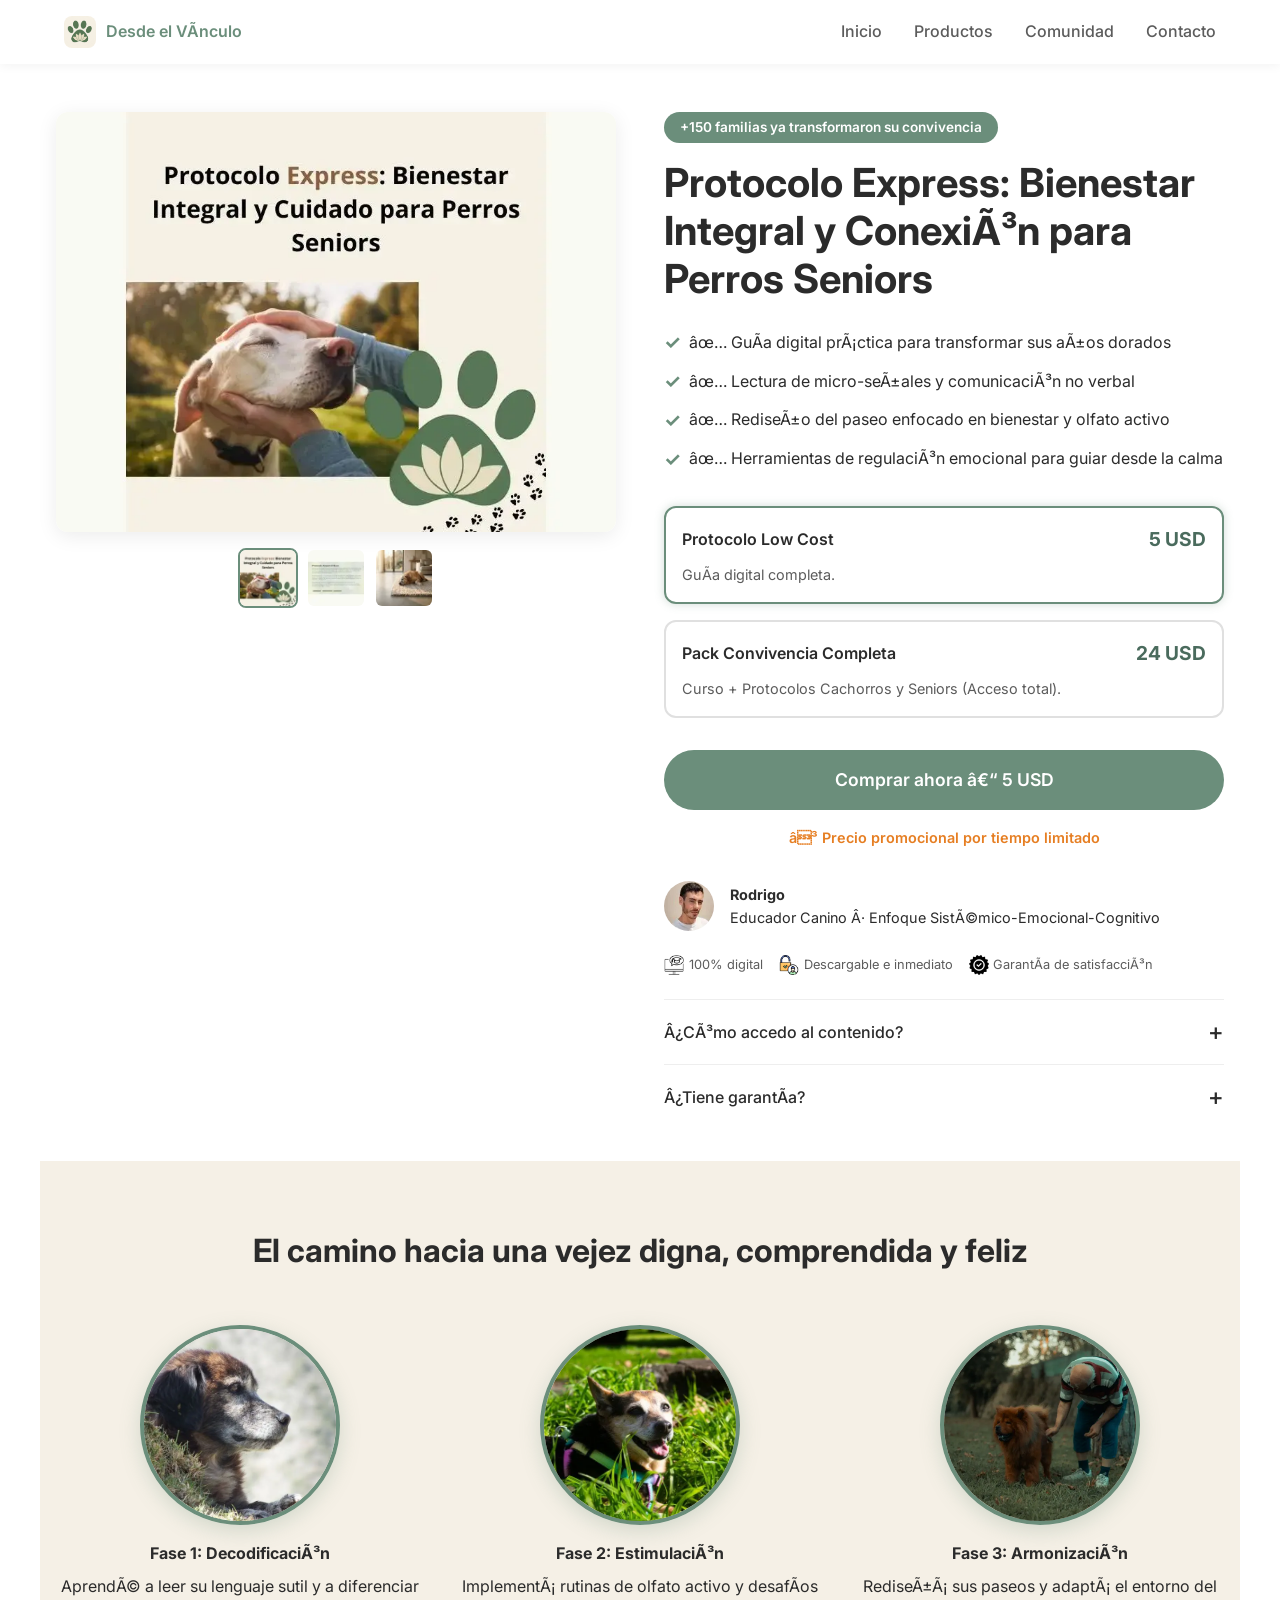
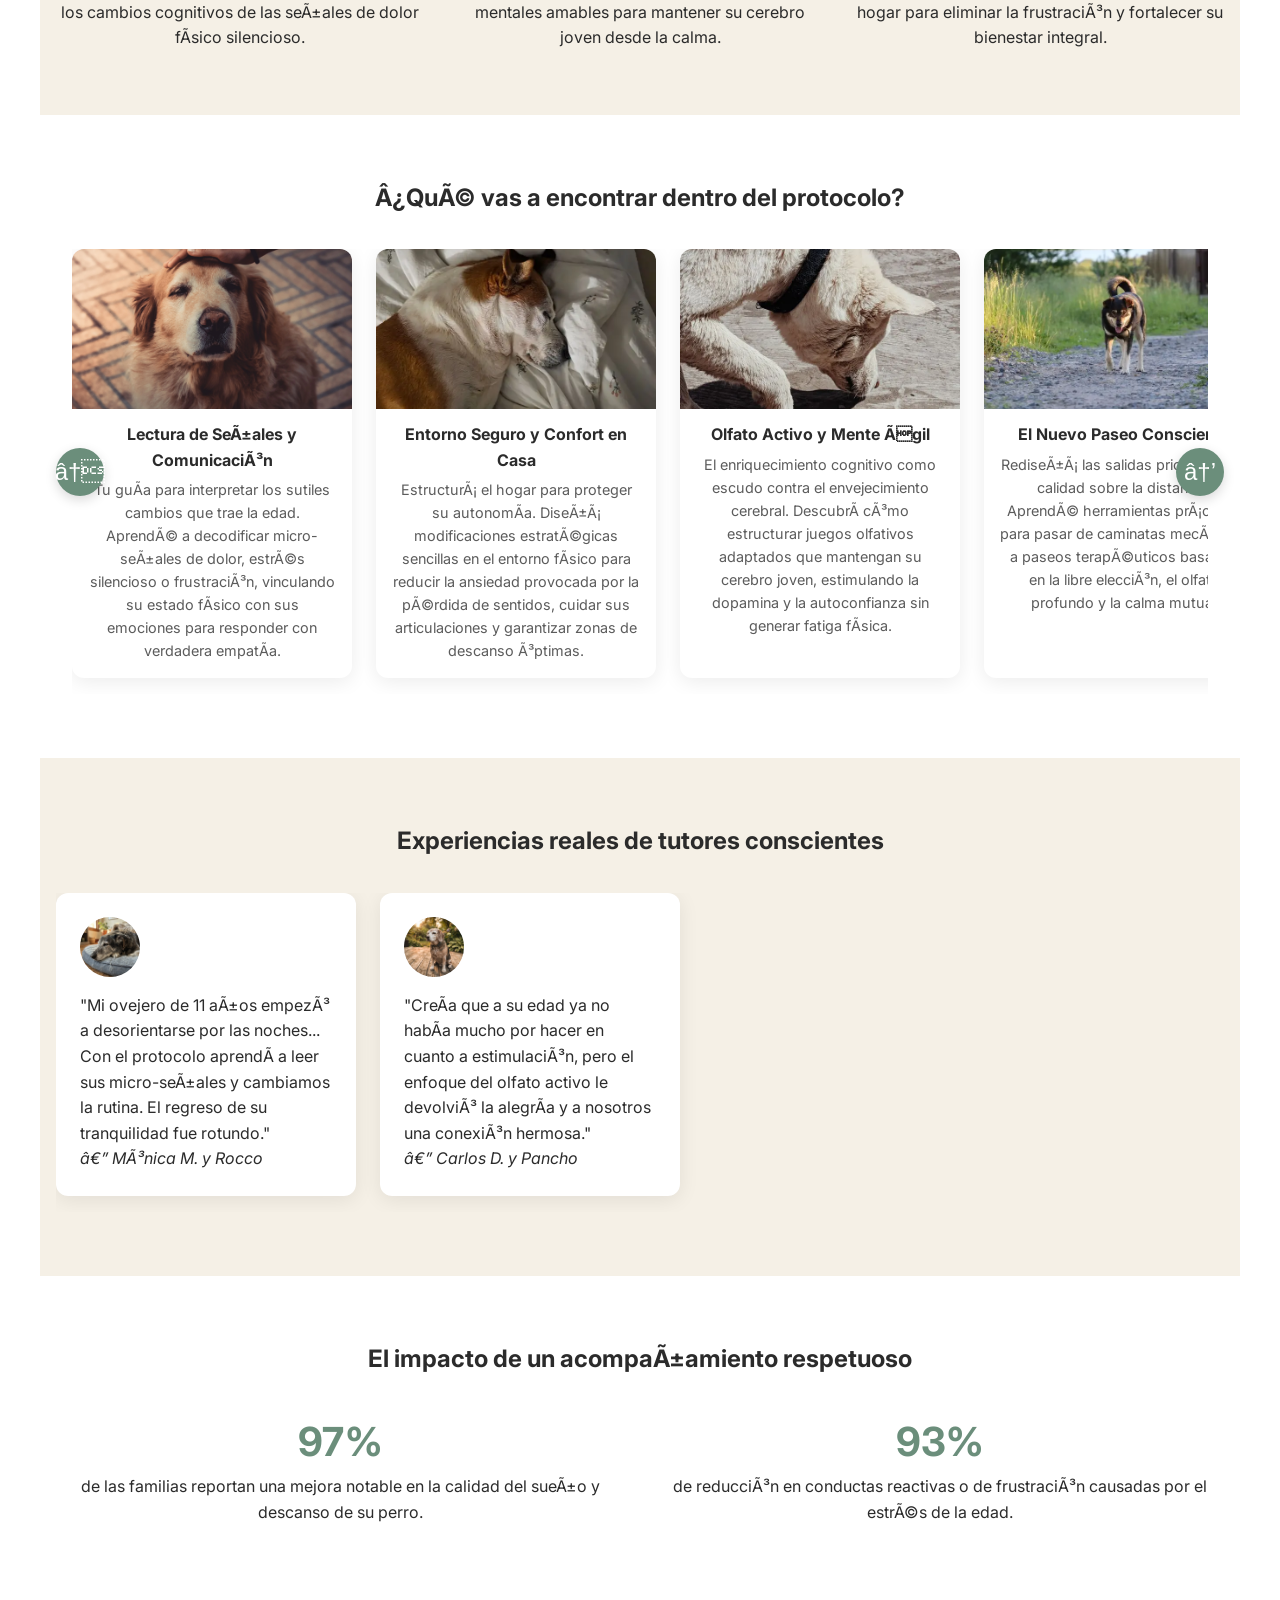
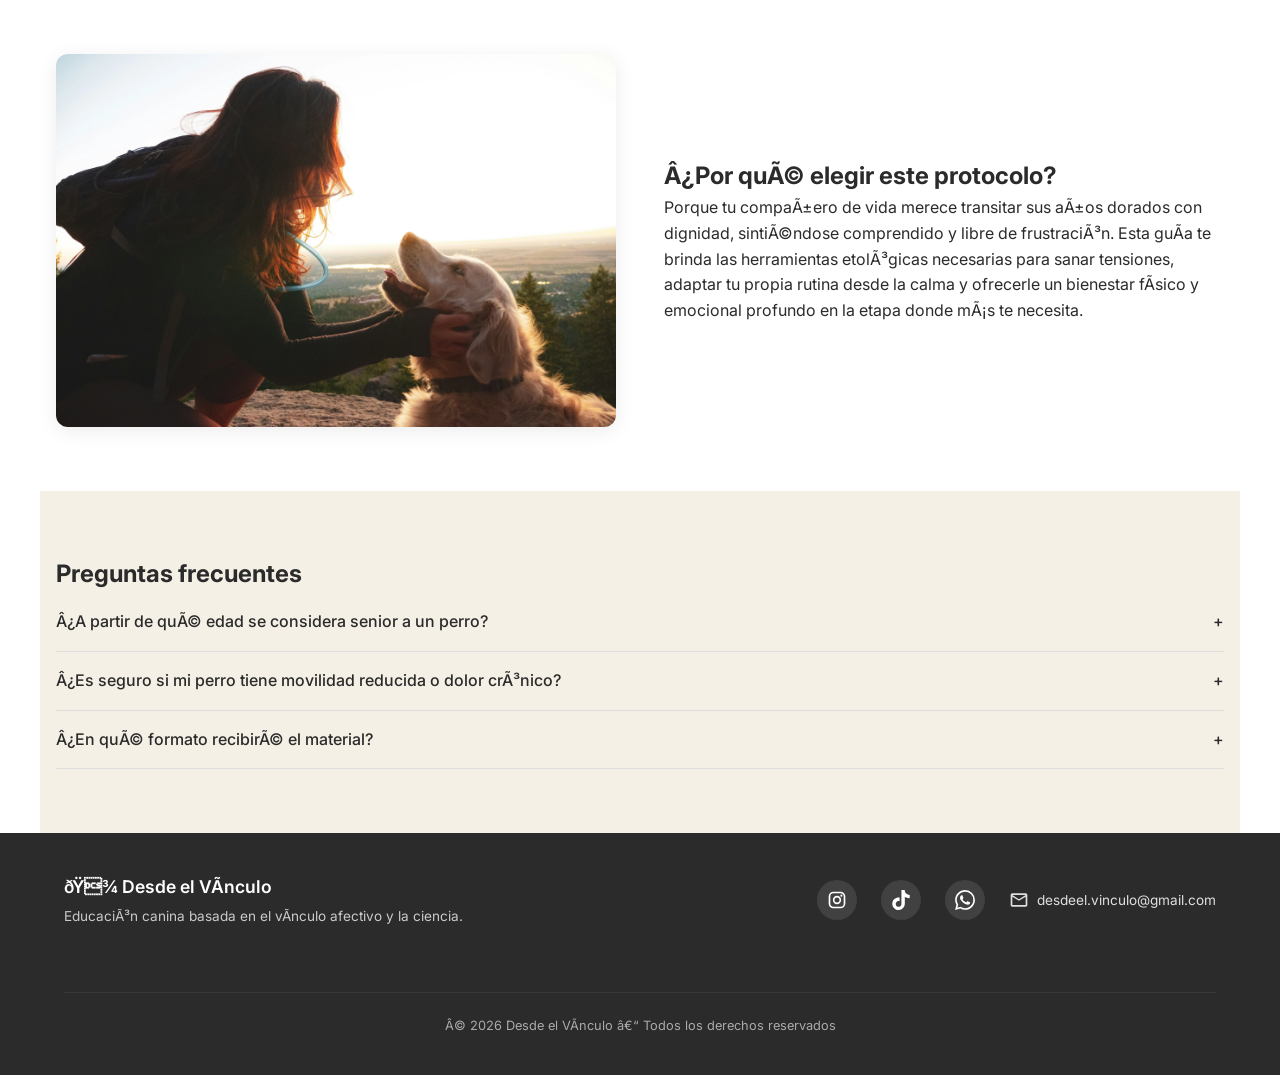
<file: protocolo-seniors.html>
<!DOCTYPE html>
<html lang="es">
<head>

  <!-- Google tag (gtag.js) -->
<script async src="https://www.googletagmanager.com/gtag/js?id=G-JM0SSS2W3R"></script>
<script>
  window.dataLayer = window.dataLayer || [];
  function gtag(){dataLayer.push(arguments);}
  gtag('js', new Date());

  gtag('config', 'G-JM0SSS2W3R');
</script>

<!-- Meta Pixel Code -->
  <script>
    !function(f,b,e,v,n,t,s)
    {if(f.fbq)return;n=f.fbq=function(){n.callMethod?
    n.callMethod.apply(n,arguments):n.queue.push(arguments)};
    if(!f._fbq)f._fbq=n;n.push=n;n.loaded=!0;n.version='2.0';
    n.queue=[];t=b.createElement(e);t.async=!0;
    t.src=v;s=b.getElementsByTagName(e)[0];
    s.parentNode.insertBefore(t,s)}(window, document,'script',
    'https://connect.facebook.net/en_US/fbevents.js');
    fbq('init', '1762875585138053');
    fbq('track', 'PageView');
  </script>
  <noscript>
    <img height="1" width="1" style="display:none"
         src="https://www.facebook.com/tr?id=1762875585138053&ev=PageView&noscript=1"/>
  </noscript>
  <!-- End Meta Pixel Code -->

  <!-- Script de CLARITY Microsoft-->
<script type="text/javascript">
    (function(c,l,a,r,i,t,y){
        c[a]=c[a]||function(){(c[a].q=c[a].q||[]).push(arguments)};
        t=l.createElement(r);t.async=1;t.src="https://www.clarity.ms/tag/"+i;
        y=l.getElementsByTagName(r)[0];y.parentNode.insertBefore(t,y);
    })(window, document, "clarity", "script", "xyv86zc1vc");
</script>
  <!-- End of Script de CLARITY Microsoft-->



  <meta charset="UTF-8">
  <meta name="viewport" content="width=device-width, initial-scale=1.0">
  <title>Protocolo Seniors | Desde el Vínculo</title>
  <meta name="description" content="Protocolo Express para perros seniors. Bienestar integral, olfato activo y cuidado desde la empatía. 5 USD.">
  <meta name="robots" content="index, follow">
  <link rel="canonical" href="https://desdeelvinculo.netlify.app/protocolo-seniors.html">
  <meta property="og:title" content="Protocolo Seniors – Desde el Vínculo | 5 USD">
  <meta property="og:description" content="Acompañá sus mejores años con herramientas etológicas. Bienestar integral para perros seniors.">
  <meta property="og:image" content="https://desdeelvinculo.netlify.app/img/og-image.webp">
  <meta property="og:url" content="https://desdeelvinculo.netlify.app/protocolo-seniors.html">
  <meta name="google-site-verification" content="YnLXtKM4-w28fluN7Jt4KjhZyx0626GhNaNaI8vtAmA">
  <link rel="icon" type="image/png" sizes="512x512" href="img/favicon.png">
  <link rel="apple-touch-icon" sizes="180x180" href="img/favicon.png">
  <link href="https://fonts.googleapis.com/css2?family=Inter:wght@400;500;600;700&display=swap" rel="stylesheet">
  <link rel="stylesheet" href="css/global.css">
  <link rel="stylesheet" href="css/producto-detalle.css">
</head>
<body>
  <header class="header">
    <div class="container header__container">
      <a href="index.html" class="header__logo">
        <img src="img/logo.png" alt="Desde el Vínculo" width="40" height="40">
        <span class="header__logo-text">Desde el Vínculo</span>
      </a>
      <nav class="header__nav" id="nav-menu">
        <ul class="header__menu">
          <li><a href="index.html" class="header__link">Inicio</a></li>
          <li><a href="productos.html" class="header__link">Productos</a></li>
          <li><a href="comunidad.html" class="header__link">Comunidad</a></li>
          <li><a href="#contacto" class="header__link">Contacto</a></li>
        </ul>
      </nav>
      <button class="header__toggle" id="nav-toggle" aria-label="Abrir menú">
        <span></span><span></span><span></span>
      </button>
    </div>
  </header>

  <main class="producto-detalle">
    <!-- ========== HERO ========== -->
    <section class="producto-hero">
      <div class="producto-hero__galeria">
        <div class="galeria__principal">
          <img src="img/Protocolo Seniors/Protocolo Seniors1.webp" alt="Protocolo Seniors" id="img-principal">
        </div>
        <div class="galeria__miniaturas" id="thumbnails"></div>
      </div>

      <div class="producto-hero__info">
        <span class="producto-hero__badge">+150 familias ya transformaron su convivencia</span>
        <h1 class="producto-hero__titulo">Protocolo Express: Bienestar Integral y Conexión para Perros Seniors</h1>

        <ul class="producto-hero__checklist">
          <li>✅ Guía digital práctica para transformar sus años dorados</li>
          <li>✅ Lectura de micro-señales y comunicación no verbal</li>
          <li>✅ Rediseño del paseo enfocado en bienestar y olfato activo</li>
          <li>✅ Herramientas de regulación emocional para guiar desde la calma</li>
        </ul>

        <div class="producto-hero__bundles">
          <div class="bundle bundle--activo" data-precio="5">
            <div class="bundle__header">
              <span class="bundle__nombre">Protocolo Low Cost</span>
              <span class="bundle__precio">5 USD</span>
            </div>
            <p class="bundle__descripcion">Guía digital completa.</p>
          </div>
          <div class="bundle" data-precio="24">
            <div class="bundle__header">
              <span class="bundle__nombre">Pack Convivencia Completa</span>
              <span class="bundle__precio">24 USD</span>
            </div>
            <p class="bundle__descripcion">Curso + Protocolos Cachorros y Seniors (Acceso total).</p>
          </div>
        </div>

        <a href="https://hotmart.com/es/marketplace/productos/protocolo-express-bienestar-integral-y-cuidado-para-perros-seniors/B106388195T" class="btn btn--primary producto-hero__cta" target="_blank" id="btn-comprar">
          Comprar ahora – 5 USD
        </a>
        <p class="producto-hero__urgencia">⏳ Precio promocional por tiempo limitado</p>

        <div class="producto-hero__credibilidad">
          <img src="img/Protocolo Seniors/instructor.webp" alt="Rodrigo - Especialista en Comportamiento Canino" class="credibilidad__instructor">
          <div class="credibilidad__texto">
            <strong>Rodrigo</strong>
            Educador Canino · Enfoque Sistémico-Emocional-Cognitivo
          </div>
        </div>

        <div class="sellos">
          <span class="sello"><img src="img/Protocolo Seniors/educacion-en-linea.png" width="20" alt=""> 100% digital</span>
          <span class="sello"><img src="img/Protocolo Seniors/control-de-acceso.png" width="20" alt=""> Descargable e inmediato</span>
          <span class="sello"><img src="img/Protocolo Seniors/garantia.png" width="20" alt=""> Garantía de satisfacción</span>
        </div>

        <div class="hero-faq">
          <!-- SE ELIMINÓ LA PREGUNTA REDUNDANTE SOBRE QUÉ INCLUYE EL PROTOCOLO -->
          <div class="hero-faq__pregunta">¿Cómo accedo al contenido?</div>
          <div class="hero-faq__respuesta">
            <p>Inmediatamente después del pago seguro en Hotmart, recibirás un correo con el enlace para acceder y descargar el material en cualquier dispositivo móvil o computadora.</p>
          </div>
          <div class="hero-faq__pregunta">¿Tiene garantía?</div>
          <div class="hero-faq__respuesta">
            <p>Sí, contás con 7 días de garantía respaldada por Hotmart. Si el enfoque respetuoso y empático no es lo que buscabas, podés solicitar el reembolso total sin vueltas.</p>
          </div>
        </div>
      </div>
    </section>

    <!-- ========== TIMELINE ========== -->
    <section class="timeline">
      <h2 class="timeline__titulo">El camino hacia una vejez digna, comprendida y feliz</h2>
      <div class="timeline__contenedor">
        <div class="timeline__hito">
          <img src="img/Protocolo Seniors/fase 1.webp" alt="Fase 1">
          <h4>Fase 1: Decodificación</h4>
          <p>Aprendé a leer su lenguaje sutil y a diferenciar los cambios cognitivos de las señales de dolor físico silencioso.</p>
        </div>
        <div class="timeline__hito">
          <img src="img/Protocolo Seniors/fase 2.webp" alt="Fase 2">
          <h4>Fase 2: Estimulación</h4>
          <p>Implementá rutinas de olfato activo y desafíos mentales amables para mantener su cerebro joven desde la calma.</p>
        </div>
        <div class="timeline__hito">
          <img src="img/Protocolo Seniors/fase 3.webp" alt="Fase 3">
          <h4>Fase 3: Armonización</h4>
          <p>Rediseñá sus paseos y adaptá el entorno del hogar para eliminar la frustración y fortalecer su bienestar integral.</p>
        </div>
      </div>
    </section>

    <!-- ========== MÓDULOS (SLIDER) ========== -->
<section class="modulos">
      <h2 class="modulos__titulo">¿Qué vas a encontrar dentro del protocolo?</h2>
      <div class="modulos__contenedor">
        <button class="modulos__flecha modulos__flecha--izq" aria-label="Anterior">←</button>
        <div class="modulos__slider">
          
          <!-- SECCIÓN 1 -->
          <div class="modulo-card">
            <img src="img/Protocolo Seniors/mod 1.webp" alt="Lectura de señales y comunicación sutil en el perro senior">
            <h3></h3>
            <h4>Lectura de Señales y Comunicación</h4>
            <p>Tu guía para interpretar los sutiles cambios que trae la edad. Aprendé a decodificar micro-señales de dolor, estrés silencioso o frustración, vinculando su estado físico con sus emociones para responder con verdadera empatía.</p>
          </div>

          <!-- SECCIÓN 2 -->
          <div class="modulo-card">
            <img src="img/Protocolo Seniors/mod 2.webp" alt="Modificaciones estratégicas de confort en el hogar para proteger su autonomía">
            <h3></h3>
            <h4>Entorno Seguro y Confort en Casa</h4>
            <p>Estructurá el hogar para proteger su autonomía. Diseñá modificaciones estratégicas sencillas en el entorno físico para reducir la ansiedad provocada por la pérdida de sentidos, cuidar sus articulaciones y garantizar zonas de descanso óptimas.</p>
          </div>

          <!-- SECCIÓN 3 -->
          <div class="modulo-card">
            <img src="img/Protocolo Seniors/mod 3.webp" alt="Ejercicios cognitivos y de estimulación olfativa de baja intensidad">
            <h3></h3>
            <h4>Olfato Activo y Mente Ágil</h4>
            <p>El enriquecimiento cognitivo como escudo contra el envejecimiento cerebral. Descubrí cómo estructurar juegos olfativos adaptados que mantengan su cerebro joven, estimulando la dopamina y la autoconfianza sin generar fatiga física.</p>
          </div>

          <!-- SECCIÓN 4 -->
          <div class="modulo-card">
            <img src="img/Protocolo Seniors/mod 4.webp" alt="Paseo consciente y lento priorizando el olfato libre y la calma">
            <h3></h3>
            <h4>El Nuevo Paseo Consciente</h4>
            <p>Rediseñá las salidas priorizando la calidad sobre la distancia. Aprendé herramientas prácticas para pasar de caminatas mecánicas a paseos terapéuticos basados en la libre elección, el olfato profundo y la calma mutua.</p>
          </div>

        </div>
        <button class="modulos__flecha modulos__flecha--der" aria-label="Siguiente">→</button>
      </div>
    </section>

    <!-- ========== TESTIMONIOS VISUALES ========== -->
    <section class="testimonios-visuales">
      <h2 class="testimonios-visuales__titulo">Experiencias reales de tutores conscientes</h2>
      <div class="carrusel-testimonios">
        <div class="carrusel-testimonios__item">
          <img src="img/Protocolo Seniors/testimonio1.webp" alt="Cliente">
          <p>"Mi ovejero de 11 años empezó a desorientarse por las noches... Con el protocolo aprendí a leer sus micro-señales y cambiamos la rutina. El regreso de su tranquilidad fue rotundo."</p>
          <cite>— Mónica M. y Rocco</cite>
        </div>
        <div class="carrusel-testimonios__item">
          <img src="img/Protocolo Seniors/testimonio2.webp" alt="Cliente">
          <p>"Creía que a su edad ya no había mucho por hacer en cuanto a estimulación, pero el enfoque del olfato activo le devolvió la alegría y a nosotros una conexión hermosa."</p>
          <cite>— Carlos D. y Pancho</cite>
        </div>
      </div>
    </section>

    <!-- ========== RESULTADOS ========== -->
    <section class="resultados">
      <h2>El impacto de un acompañamiento respetuoso</h2>
      <div class="resultados__stats">
        <div class="resultados__stat">
          <span class="numero">97%</span>
          <p>de las familias reportan una mejora notable en la calidad del sueño y descanso de su perro.</p>
        </div>
        <div class="resultados__stat">
          <span class="numero">93%</span>
          <p>de reducción en conductas reactivas o de frustración causadas por el estrés de la edad.</p>
        </div>
      </div>
    </section>

    <!-- ========== POR QUÉ ELEGIR ========== -->
    <section class="por-que">
      <div class="por-que__imagen">
        <img src="img/Protocolo Seniors/por que elegir.webp" alt="Conexión y educación respetuosa">
      </div>
      <div class="por-que__texto">
        <h2>¿Por qué elegir este protocolo?</h2>
        <p>Porque tu compañero de vida merece transitar sus años dorados con dignidad, sintiéndose comprendido y libre de frustración. Esta guía te brinda las herramientas etológicas necesarias para sanar tensiones, adaptar tu propia rutina desde la calma y ofrecerle un bienestar físico y emocional profundo en la etapa donde más te necesita.</p>
      </div>
    </section>

    <!-- ========== FAQ FINAL ========== -->
    <section class="faq-final">
      <h2>Preguntas frecuentes</h2>
      <div class="faq-final__pregunta">¿A partir de qué edad se considera senior a un perro?</div>
      <div class="faq-final__respuesta"><p>Generalmente se traza la línea a partir de los 7 u 8 años, variando según su tamaño y raza. Sin embargo, este protocolo es ideal si ya empezás a notar sutiles cambios en su ritmo, energía o hábitos cotidianos.</p></div>
      <div class="faq-final__pregunta">¿Es seguro si mi perro tiene movilidad reducida o dolor crónico?</div>
      <div class="faq-final__respuesta"><p>Totalmente. El enfoque es de muy baja intensidad física. Las dinámicas de estimulación mental y olfato activo están diseñadas precisamente para realizarse con total comodidad, respetando sus limitaciones físicas y priorizando su seguridad.</p></div>
      <div class="faq-final__pregunta">¿En qué formato recibiré el material?</div>
      <div class="faq-final__respuesta"><p>Es una guía digital en formato PDF de alta calidad, completamente optimizada para una lectura cómoda desde tu celular, tablet o computadora, lista para descargar y consultar siempre que lo necesites.</p></div>
    </section>
  </main>

  <footer id="contacto" class="footer">
    <div class="footer__container">
      <div class="footer__brand">
        <p>🐾 Desde el Vínculo</p>
        <p>Educación canina basada en el vínculo afectivo y la ciencia.</p>
      </div>
      <div class="footer__social">
        <a href="https://www.instagram.com/desdeel.vinculo/" target="_blank" rel="noopener" aria-label="Instagram">
          <svg viewBox="0 0 24 24"><path d="M7.8 2h8.4C19.4 2 22 4.6 22 7.8v8.4a5.8 5.8 0 0 1-5.8 5.8H7.8C4.6 22 2 19.4 2 16.2V7.8A5.8 5.8 0 0 1 7.8 2m-.2 2A3.6 3.6 0 0 0 4 7.6v8.8C4 18.39 5.61 20 7.6 20h8.8a3.6 3.6 0 0 0 3.6-3.6V7.6C20 5.61 18.39 4 16.4 4H7.6m9.65 1.5a1.25 1.25 0 0 1 0 2.5 1.25 1.25 0 0 1 0-2.5M12 7a5 5 0 1 1 0 10 5 5 0 0 1 0-10m0 2a3 3 0 1 0 0 6 3 3 0 0 0 0-6z"/></svg>
        </a>
        <a href="https://www.tiktok.com/@desdeelvinculo" target="_blank" rel="noopener" aria-label="TikTok">
          <svg viewBox="0 0 24 24"><path d="M12.53.02C13.84 0 15.14.01 16.44 0c.08 1.53.63 3.09 1.75 4.17 1.12 1.11 2.7 1.62 4.24 1.79v4.03c-1.44-.05-2.89-.35-4.2-.97-.57-.26-1.1-.59-1.62-.93-.01 2.92.01 5.84-.02 8.75-.08 1.4-.54 2.79-1.35 3.94-1.31 1.92-3.58 3.17-5.91 3.21-1.43.08-2.86-.31-4.08-1.03-2.02-1.19-3.44-3.37-3.65-5.71-.02-.5-.03-1-.01-1.49.18-1.9 1.12-3.72 2.58-4.96 1.66-1.44 3.98-2.13 6.15-1.72.02 1.48-.04 2.96-.04 4.44-.99-.32-2.15-.23-3.02.37-.63.41-1.11 1.04-1.36 1.75-.21.51-.15 1.07-.14 1.61.24 1.64 1.82 3.02 3.5 2.87 1.12-.01 2.19-.66 2.77-1.61.19-.33.4-.67.41-1.06.1-1.79.06-3.57.07-5.36.01-4.03-.01-8.05.02-12.07z"/></svg>
        </a>
        <a href="https://wa.me/5491121652703" target="_blank" rel="noopener" aria-label="WhatsApp">
          <svg viewBox="0 0 24 24"><path d="M17.472 14.382c-.297-.149-1.758-.867-2.03-.967-.273-.099-.471-.148-.67.15-.197.297-.767.966-.94 1.164-.173.199-.347.223-.644.075-.297-.15-1.255-.463-2.39-1.475-.883-.788-1.48-1.761-1.653-2.059-.173-.297-.018-.458.13-.606.134-.133.298-.347.446-.52.149-.174.198-.298.298-.497.099-.198.05-.371-.025-.52-.075-.149-.669-1.612-.916-2.207-.242-.579-.487-.5-.669-.51-.173-.008-.371-.01-.57-.01-.198 0-.52.074-.792.372-.272.297-1.04 1.016-1.04 2.479 0 1.462 1.065 2.875 1.213 3.074.149.198 2.096 3.2 5.077 4.487.709.306 1.262.489 1.694.625.712.227 1.36.195 1.871.118.571-.085 1.758-.719 2.006-1.413.248-.694.248-1.289.173-1.413-.074-.124-.272-.198-.57-.347m-5.421 7.403h-.004a9.87 9.87 0 0 1-5.031-1.378l-.361-.214-3.741.982.998-3.648-.235-.374a9.86 9.86 0 0 1-1.51-5.26c.001-5.45 4.436-9.884 9.888-9.884 2.64 0 5.122 1.03 6.988 2.898a9.825 9.825 0 0 1 2.893 6.994c-.003 5.45-4.437 9.884-9.885 9.884m8.413-18.297A11.815 11.815 0 0 0 12.05 0C5.495 0 .16 5.335.157 11.892c0 2.096.547 4.142 1.588 5.945L.057 24l6.305-1.654a11.882 11.882 0 0 0 5.683 1.448h.005c6.554 0 11.89-5.335 11.893-11.893a11.821 11.821 0 0 0-3.48-8.413z"/></svg>
        </a>
        <span class="footer__email" aria-label="Email">
          <svg viewBox="0 0 24 24"><path d="M22 6c0-1.1-.9-2-2-2H4c-1.1 0-2 .9-2 2v12c0 1.1.9 2 2 2h16c1.1 0 2-.9 2-2V6zm-2 0l-8 5-8-5h16zm0 12H4V8l8 5 8-5v10z"/></svg>
          <span class="footer__email-text">desdeel.vinculo@gmail.com</span>
        </span>
      </div>
      <p class="footer__copy">© 2026 Desde el Vínculo – Todos los derechos reservados</p>
    </div>
  </footer>

  <script src="js/main.js"></script>
  <script>
    // ========== GALERÍA DINÁMICA ==========
    const imagenesProducto = [
      { src: 'img/Protocolo Seniors/Protocolo Seniors1.webp', thumb: 'img/Protocolo Seniors/seniors 1-thumb.webp', alt: 'Portada del protocolo' },
      { src: 'img/Protocolo Seniors/Protocolo Seniors2.webp', thumb: 'img/Protocolo Seniors/seniors 2-thumb.webp', alt: 'Interior del material' },
      { src: 'img/Protocolo Seniors/Protocolo Seniors3.webp', thumb: 'img/Protocolo Seniors/seniors 3-thumb.webp', alt: 'Muestra del contenido' }
    ];

    const thumbContainer = document.getElementById('thumbnails');
    const mainImg = document.getElementById('img-principal');

    imagenesProducto.forEach((img, i) => {
      const thumb = document.createElement('div');
      thumb.className = 'galeria__miniatura' + (i === 0 ? ' galeria__miniatura--activa' : '');
      thumb.innerHTML = `<img src="${img.thumb}" alt="${img.alt}">`;

      thumb.addEventListener('click', () => {
        mainImg.src = img.src;
        mainImg.alt = img.alt;
        document.querySelectorAll('.galeria__miniatura').forEach(t => t.classList.remove('galeria__miniatura--activa'));
        thumb.classList.add('galeria__miniatura--activa');
      });

      thumbContainer.appendChild(thumb);
    });

    // ========== BUNDLES ==========
    const bundles = document.querySelectorAll('.bundle');
    const btnComprar = document.getElementById('btn-comprar');
    bundles.forEach(bundle => {
      bundle.addEventListener('click', () => {
        bundles.forEach(b => b.classList.remove('bundle--activo'));
        bundle.classList.add('bundle--activo');
        const precio = bundle.dataset.precio;
        btnComprar.textContent = `Comprar ahora – ${precio} USD`;
        if (precio === '24') {
          btnComprar.href = 'https://go.hotmart.com/N106601920Q?dp=1';
        } else {
          btnComprar.href = 'https://hotmart.com/es/marketplace/productos/protocolo-express-bienestar-integral-y-cuidado-para-perros-seniors/B106388195T';
        }
      });
    });

    // ========== FAQ DESPLEGABLES ==========
    function toggleFAQ(pregunta) {
      const respuesta = pregunta.nextElementSibling;
      pregunta.classList.toggle('hero-faq__pregunta--abierta');
      pregunta.classList.toggle('faq-final__pregunta--abierta');
      respuesta.classList.toggle('hero-faq__respuesta--visible');
      respuesta.classList.toggle('faq-final__respuesta--visible');
    }
    document.querySelectorAll('.hero-faq__pregunta, .faq-final__pregunta').forEach(p => {
      p.addEventListener('click', () => toggleFAQ(p));
    });

    // ========== FLECHAS DEL SLIDER DE MÓDULOS ==========
    const sliderModulos = document.querySelector('.modulos__slider');
    const flechaIzq = document.querySelector('.modulos__flecha--izq');
    const flechaDer = document.querySelector('.modulos__flecha--der');

    if (sliderModulos && flechaIzq && flechaDer) {
      const scrollAmount = 300;
      flechaIzq.addEventListener('click', () => {
        sliderModulos.scrollBy({ left: -scrollAmount, behavior: 'smooth' });
      });
      flechaDer.addEventListener('click', () => {
        sliderModulos.scrollBy({ left: scrollAmount, behavior: 'smooth' });
      });
    }
  </script>
</body>
</html>
</file>
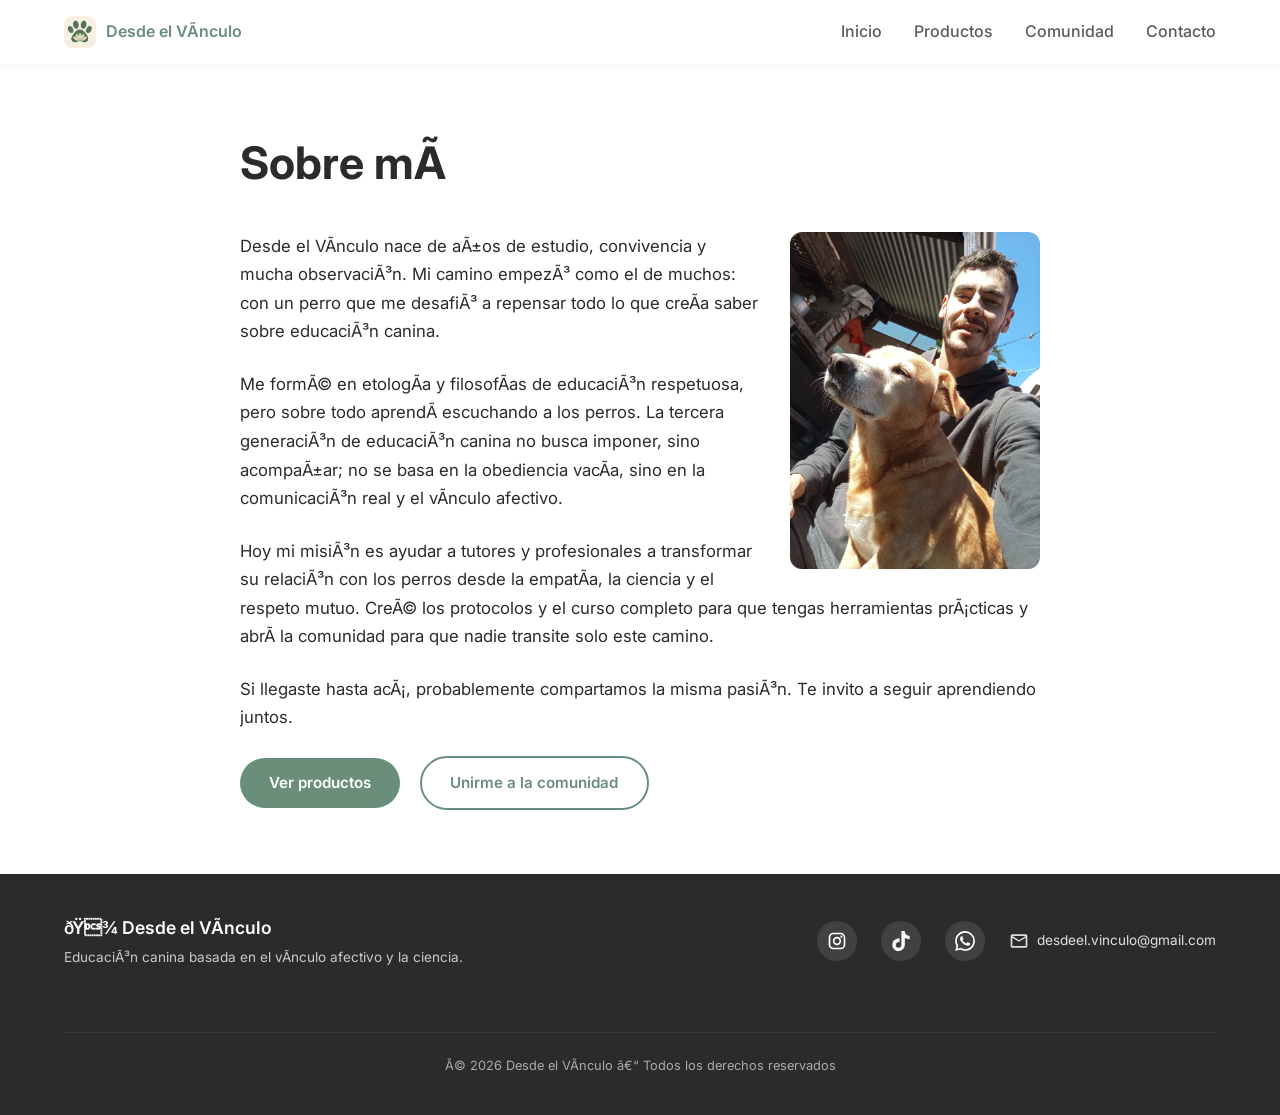
<file: sobre-mi.html>
<!DOCTYPE html>
<html lang="es">
<head>

  <!-- Google tag (gtag.js) -->
<script async src="https://www.googletagmanager.com/gtag/js?id=G-JM0SSS2W3R"></script>
<script>
  window.dataLayer = window.dataLayer || [];
  function gtag(){dataLayer.push(arguments);}
  gtag('js', new Date());

  gtag('config', 'G-JM0SSS2W3R');
</script>

<!-- Meta Pixel Code -->
  <script>
    !function(f,b,e,v,n,t,s)
    {if(f.fbq)return;n=f.fbq=function(){n.callMethod?
    n.callMethod.apply(n,arguments):n.queue.push(arguments)};
    if(!f._fbq)f._fbq=n;n.push=n;n.loaded=!0;n.version='2.0';
    n.queue=[];t=b.createElement(e);t.async=!0;
    t.src=v;s=b.getElementsByTagName(e)[0];
    s.parentNode.insertBefore(t,s)}(window, document,'script',
    'https://connect.facebook.net/en_US/fbevents.js');
    fbq('init', '1762875585138053');
    fbq('track', 'PageView');
  </script>
  <noscript>
    <img height="1" width="1" style="display:none"
         src="https://www.facebook.com/tr?id=1762875585138053&ev=PageView&noscript=1"/>
  </noscript>
  <!-- End Meta Pixel Code -->

  <!-- Script de CLARITY Microsoft-->
<script type="text/javascript">
    (function(c,l,a,r,i,t,y){
        c[a]=c[a]||function(){(c[a].q=c[a].q||[]).push(arguments)};
        t=l.createElement(r);t.async=1;t.src="https://www.clarity.ms/tag/"+i;
        y=l.getElementsByTagName(r)[0];y.parentNode.insertBefore(t,y);
    })(window, document, "clarity", "script", "xyv86zc1vc");
</script>
  <!-- End of Script de CLARITY Microsoft-->



  <meta charset="UTF-8">
  <meta name="viewport" content="width=device-width, initial-scale=1.0">
  <title>Sobre mí | Desde el Vínculo</title>
  <meta name="description" content="Conocé más sobre la filosofía de Desde el Vínculo y mi camino en la educación canina de tercera generación.">
  <meta name="robots" content="index, follow">
  <link rel="canonical" href="https://desdeelvinculo.netlify.app/sobre-mi.html">

  <meta property="og:type" content="website">
  <meta property="og:site_name" content="Desde el Vínculo">
  <meta property="og:title" content="Sobre mí – Desde el Vínculo">
  <meta property="og:description" content="Educación canina consciente basada en el vínculo emocional. Conocé mi historia.">
  <meta property="og:image" content="https://desdeelvinculo.netlify.app/img/og-image.jpg">
  <meta property="og:image:width" content="1200">
  <meta property="og:image:height" content="630">
  <meta property="og:url" content="https://desdeelvinculo.netlify.app/sobre-mi.html">

  <meta name="twitter:card" content="summary_large_image">
  <meta name="twitter:title" content="Sobre mí – Desde el Vínculo">
  <meta name="twitter:description" content="Educación canina consciente basada en el vínculo emocional. Conocé mi historia.">
  <meta name="twitter:image" content="https://desdeelvinculo.netlify.app/img/og-image.webp">

  <meta name="google-site-verification" content="YnLXtKM4-w28fluN7Jt4KjhZyx0626GhNaNaI8vtAmA">
  <link rel="icon" type="image/png" sizes="512x512" href="img/favicon.png">
  <link rel="apple-touch-icon" sizes="180x180" href="img/favicon.png">
  <link rel="preconnect" href="https://fonts.googleapis.com">
  <link rel="preconnect" href="https://fonts.gstatic.com" crossorigin>
  <link href="https://fonts.googleapis.com/css2?family=Inter:wght@400;500;600;700&display=swap" rel="stylesheet">
  <link rel="stylesheet" href="css/global.css">
  <!-- aquí podrías agregar un estilo específico si querés -->

  <style>
    .sobre-mi-page {
      padding: 8rem 0 4rem;
      max-width: 800px;
      margin: 0 auto;
    }
    .sobre-mi-page h1 {
      font-size: clamp(2rem, 5vw, 2.8rem);
      margin-bottom: 2rem;
    }
    .sobre-mi-page p {
      margin-bottom: 1.5rem;
      font-size: 1.05rem;
      line-height: 1.7;
    }
    .sobre-mi-page img {
      float: right;
      margin: 0 0 1.5rem 2rem;
      border-radius: var(--radius);
      max-width: 250px;
    }
    @media (max-width: 768px) {
      .sobre-mi-page img {
        float: none;
        margin: 0 auto 2rem;
        max-width: 200px;
      }
    }
  </style>
</head>
<body>
  <header class="header">
    <div class="container header__container">
      <a href="index.html" class="header__logo">
        <img src="img/logo.png" alt="Desde el Vínculo" width="40" height="40">
        <span class="header__logo-text">Desde el Vínculo</span>
      </a>
      <nav class="header__nav" id="nav-menu">
        <ul class="header__menu">
          <li><a href="index.html" class="header__link">Inicio</a></li>
          <li><a href="productos.html" class="header__link">Productos</a></li>
          <li><a href="comunidad.html" class="header__link">Comunidad</a></li>
          <li><a href="#contacto" class="header__link">Contacto</a></li>
        </ul>
      </nav>
      <button class="header__toggle" id="nav-toggle" aria-label="Abrir menú">
        <span></span><span></span><span></span>
      </button>
    </div>
  </header>

  <main class="sobre-mi-page container">
    <h1>Sobre mí</h1>
    <img src="img/sobre-mi2.webp" alt="Rodrigo, educador canino">
    <p>Desde el Vínculo nace de años de estudio, convivencia y mucha observación. Mi camino empezó como el de muchos: con un perro que me desafió a repensar todo lo que creía saber sobre educación canina.</p>
    <p>Me formé en etología y filosofías de educación respetuosa, pero sobre todo aprendí escuchando a los perros. La tercera generación de educación canina no busca imponer, sino acompañar; no se basa en la obediencia vacía, sino en la comunicación real y el vínculo afectivo.</p>
    <p>Hoy mi misión es ayudar a tutores y profesionales a transformar su relación con los perros desde la empatía, la ciencia y el respeto mutuo. Creé los protocolos y el curso completo para que tengas herramientas prácticas y abrí la comunidad para que nadie transite solo este camino.</p>
    <p>Si llegaste hasta acá, probablemente compartamos la misma pasión. Te invito a seguir aprendiendo juntos.</p>
    <a href="productos.html" class="btn btn--primary">Ver productos</a>
    <a href="comunidad.html" class="btn btn--secondary" style="margin-left: 1rem;">Unirme a la comunidad</a>
  </main>

  <footer id="contacto" class="footer">
  <div class="footer__container">
    <div class="footer__brand">
      <p>🐾 Desde el Vínculo</p>
      <p>Educación canina basada en el vínculo afectivo y la ciencia.</p>
    </div>
    <div class="footer__social">
      <a href="https://www.instagram.com/desdeel.vinculo/" target="_blank" rel="noopener" aria-label="Instagram">
        <svg viewBox="0 0 24 24"><path d="M7.8 2h8.4C19.4 2 22 4.6 22 7.8v8.4a5.8 5.8 0 0 1-5.8 5.8H7.8C4.6 22 2 19.4 2 16.2V7.8A5.8 5.8 0 0 1 7.8 2m-.2 2A3.6 3.6 0 0 0 4 7.6v8.8C4 18.39 5.61 20 7.6 20h8.8a3.6 3.6 0 0 0 3.6-3.6V7.6C20 5.61 18.39 4 16.4 4H7.6m9.65 1.5a1.25 1.25 0 0 1 0 2.5 1.25 1.25 0 0 1 0-2.5M12 7a5 5 0 1 1 0 10 5 5 0 0 1 0-10m0 2a3 3 0 1 0 0 6 3 3 0 0 0 0-6z"/></svg>
      </a>
      <a href="https://www.tiktok.com/@desdeelvinculo" target="_blank" rel="noopener" aria-label="TikTok">
        <svg viewBox="0 0 24 24"><path d="M12.53.02C13.84 0 15.14.01 16.44 0c.08 1.53.63 3.09 1.75 4.17 1.12 1.11 2.7 1.62 4.24 1.79v4.03c-1.44-.05-2.89-.35-4.2-.97-.57-.26-1.1-.59-1.62-.93-.01 2.92.01 5.84-.02 8.75-.08 1.4-.54 2.79-1.35 3.94-1.31 1.92-3.58 3.17-5.91 3.21-1.43.08-2.86-.31-4.08-1.03-2.02-1.19-3.44-3.37-3.65-5.71-.02-.5-.03-1-.01-1.49.18-1.9 1.12-3.72 2.58-4.96 1.66-1.44 3.98-2.13 6.15-1.72.02 1.48-.04 2.96-.04 4.44-.99-.32-2.15-.23-3.02.37-.63.41-1.11 1.04-1.36 1.75-.21.51-.15 1.07-.14 1.61.24 1.64 1.82 3.02 3.5 2.87 1.12-.01 2.19-.66 2.77-1.61.19-.33.4-.67.41-1.06.1-1.79.06-3.57.07-5.36.01-4.03-.01-8.05.02-12.07z"/></svg>
      </a>
      <a href="https://wa.me/5491121652703" target="_blank" rel="noopener" aria-label="WhatsApp">
        <svg viewBox="0 0 24 24"><path d="M17.472 14.382c-.297-.149-1.758-.867-2.03-.967-.273-.099-.471-.148-.67.15-.197.297-.767.966-.94 1.164-.173.199-.347.223-.644.075-.297-.15-1.255-.463-2.39-1.475-.883-.788-1.48-1.761-1.653-2.059-.173-.297-.018-.458.13-.606.134-.133.298-.347.446-.52.149-.174.198-.298.298-.497.099-.198.05-.371-.025-.52-.075-.149-.669-1.612-.916-2.207-.242-.579-.487-.5-.669-.51-.173-.008-.371-.01-.57-.01-.198 0-.52.074-.792.372-.272.297-1.04 1.016-1.04 2.479 0 1.462 1.065 2.875 1.213 3.074.149.198 2.096 3.2 5.077 4.487.709.306 1.262.489 1.694.625.712.227 1.36.195 1.871.118.571-.085 1.758-.719 2.006-1.413.248-.694.248-1.289.173-1.413-.074-.124-.272-.198-.57-.347m-5.421 7.403h-.004a9.87 9.87 0 0 1-5.031-1.378l-.361-.214-3.741.982.998-3.648-.235-.374a9.86 9.86 0 0 1-1.51-5.26c.001-5.45 4.436-9.884 9.888-9.884 2.64 0 5.122 1.03 6.988 2.898a9.825 9.825 0 0 1 2.893 6.994c-.003 5.45-4.437 9.884-9.885 9.884m8.413-18.297A11.815 11.815 0 0 0 12.05 0C5.495 0 .16 5.335.157 11.892c0 2.096.547 4.142 1.588 5.945L.057 24l6.305-1.654a11.882 11.882 0 0 0 5.683 1.448h.005c6.554 0 11.89-5.335 11.893-11.893a11.821 11.821 0 0 0-3.48-8.413z"/></svg>
      </a>
      <span class="footer__email" aria-label="Email">
        <svg viewBox="0 0 24 24"><path d="M22 6c0-1.1-.9-2-2-2H4c-1.1 0-2 .9-2 2v12c0 1.1.9 2 2 2h16c1.1 0 2-.9 2-2V6zm-2 0l-8 5-8-5h16zm0 12H4V8l8 5 8-5v10z"/></svg>
        <span class="footer__email-text">desdeel.vinculo@gmail.com</span>
      </span>
    </div>
    <p class="footer__copy">© 2026 Desde el Vínculo – Todos los derechos reservados</p>
  </div>
</footer>
  <script src="js/main.js"></script>
</body>
</html>
</file>
<file: css/global.css>
/* === RESET & VARIABLES === */
:root {
  --verde: #6B8E7B;
  --verde-oscuro: #4A6B5D;
  --marron: #A68A6B;
  --beige: #F5F0E6;
  --blanco: #FFFFFF;
  --gris-oscuro: #2B2B2B;
  --gris-medio: #5C5C5C;
  --sombra: 0 4px 20px rgba(0,0,0,0.08);
  --radius: 12px;
  --transition: 0.3s ease;
}

*,
*::before,
*::after {
  box-sizing: border-box;
  margin: 0;
  padding: 0;
}

html {
  scroll-behavior: smooth;
  overflow-x: hidden;
  max-width: 100vw;
}

body {
  font-family: 'Inter', sans-serif;
  color: var(--gris-oscuro);
  background: var(--blanco);
  line-height: 1.6;
  overflow-x: hidden;
  max-width: 100vw;
  position: relative;
}

img, video, iframe {
  max-width: 100%;
  height: auto;
  display: block;
}

a {
  text-decoration: none;
  color: inherit;
}

ul {
  list-style: none;
}

.container {
  width: 90%;
  max-width: 1200px;
  margin: 0 auto;
  overflow-x: hidden;
}

/* === BOTONES === */
.btn {
  display: inline-block;
  padding: 0.8rem 1.8rem;
  border-radius: 50px;
  font-weight: 600;
  font-size: 0.95rem;
  transition: background var(--transition), color var(--transition), transform 0.2s ease;
  text-align: center;
  border: none;
  cursor: pointer;
}

.btn--primary {
  background: var(--verde);
  color: var(--blanco);
}

.btn--primary:hover {
  background: var(--verde-oscuro);
  transform: translateY(-2px);
}

.btn--secondary {
  background: transparent;
  color: var(--verde);
  border: 2px solid var(--verde);
}

.btn--secondary:hover {
  background: var(--verde);
  color: var(--blanco);
  transform: translateY(-2px);
}

/* === HEADER === */
.header {
  position: fixed;
  top: 0;
  left: 0;
  width: 100%;
  background: rgba(255,255,255,0.95);
  backdrop-filter: blur(10px);
  z-index: 1000;
  box-shadow: 0 2px 10px rgba(0,0,0,0.05);
}

.header__container {
  display: flex;
  justify-content: space-between;
  align-items: center;
  padding: 1rem 0;
  max-width: 100%;
}

.header__logo {
  display: flex;
  align-items: center;
  gap: 0.6rem;
  text-decoration: none;
}

.header__logo img {
  height: 32px;
  width: auto;
  border-radius: 25%;
}

.header__logo-text {
  font-size: 1rem;
  font-weight: 600;
  color: var(--verde);
  white-space: nowrap;
}

.header__menu {
  display: flex;
  gap: 2rem;
}

.header__link {
  font-weight: 500;
  color: var(--gris-medio);
  position: relative;
}

.header__link::after {
  content: '';
  position: absolute;
  left: 0;
  bottom: -4px;
  width: 0;
  height: 2px;
  background: var(--verde);
  transition: width var(--transition);
}

.header__link:hover {
  color: var(--verde);
}

.header__link:hover::after {
  width: 100%;
}

/* Hamburguesa */
.header__toggle {
  display: none;
  flex-direction: column;
  gap: 5px;
  background: none;
  border: none;
  cursor: pointer;
}

.header__toggle span {
  width: 25px;
  height: 2px;
  background: var(--gris-oscuro);
  transition: all var(--transition);
}

/* === SECCIONES GENERALES === */
.section {
  padding: 6rem 0;
  opacity: 0;
  transform: translateY(20px);
  transition: opacity 0.6s ease-out, transform 0.6s ease-out;
  border-top: 1px solid transparent;
  max-width: 100%;
  overflow-x: hidden;
}

.section.visible {
  opacity: 1;
  transform: translateY(0);
}

.bg-beige.section,
.bg-verde-claro.section,
.bg-white.section {
  border-top: 1px solid rgba(0,0,0,0.05);
}

/* === FOOTER (NUEVO DISEÑO) === */
.footer {
  background: var(--gris-oscuro);
  color: var(--blanco);
  padding: 2.5rem 0;
  overflow: visible;          /* Nada de hidden */
}

.footer__container {
  width: 90%;
  max-width: 1200px;
  margin: 0 auto;
  display: flex;
  justify-content: space-between;
  align-items: center;
  flex-wrap: wrap;
  gap: 2rem;
}

.footer__brand p:first-child {
  font-size: 1.1rem;
  font-weight: 600;
  margin-bottom: 0.3rem;
}

.footer__brand p:last-child {
  font-size: 0.85rem;
  opacity: 0.75;
    max-width: 100%;           /* antes 250px, ahora usa todo el ancho disponible */
  white-space: normal;
  word-break: break-word;
  overflow-wrap: break-word;
}

.footer__social {
  display: flex;
  gap: 1.5rem;
  align-items: center;
}

.footer__social a {
  display: flex;
  align-items: center;
  justify-content: center;
  width: 40px;
  height: 40px;
  border-radius: 50%;
  background: rgba(255,255,255,0.1);
  transition: background var(--transition), transform var(--transition);
}

.footer__social a:hover {
  background: var(--verde);
  transform: translateY(-2px);
}

.footer__social a svg {
  width: 20px;
  height: 20px;
  fill: var(--blanco);
}

.footer__copy {
  width: 100%;
  text-align: center;
  margin-top: 2rem;
  font-size: clamp(0.7rem, 2.5vw, 0.8rem);
  opacity: 0.6;
  border-top: 1px solid rgba(255,255,255,0.1);
  padding: 1.5rem 1.5rem 0;
  word-break: break-word;
  overflow-wrap: break-word;
  hyphens: auto;
  white-space: normal;
  line-height: 1.4;
}

/* === FOOTER EMAIL === */
.footer__email {
  display: flex;
  align-items: center;
  gap: 0.5rem;
  cursor: default;
  color: var(--blanco);
  opacity: 0.85;
}

.footer__email svg {
  width: 20px;
  height: 20px;
  fill: var(--blanco);
}

.footer__email-text {
  font-size: 0.85rem;
  word-break: break-all;
  overflow-wrap: anywhere;
}

/* === ANIMACIONES BASE === */
@keyframes fadeInUp {
  from { opacity: 0; transform: translateY(30px); }
  to { opacity: 1; transform: translateY(0); }
}

/* === UTILIDADES === */
.bg-beige { background-color: var(--beige); }
.bg-white { background-color: var(--blanco); }
.bg-verde-claro { background-color: #E8F0EC; }

/* === RESPONSIVE MULTI-BREAKPOINT === */
@media (max-width: 480px) {
  .container, .footer__container { width: 95%; }
  .header__logo img { height: 28px; }
  .btn { padding: 0.7rem 1.4rem; font-size: 0.9rem; }
  .section { padding: 4rem 0; }
  .footer__container { flex-direction: column; text-align: center; }
 
  .footer__brand p:last-child {
    font-size: 0.8rem;
    max-width: 100%;
  }
  .footer__email-text {
    font-size: 0.75rem;
  }
  .footer__copy {
    padding: 1rem 1rem 0;
    font-size: 0.7rem;
  }
}

@media (max-width: 768px) {
  .header__nav {
    position: fixed;
    top: 70px;
    left: -100%;
    width: 80%;
    max-width: 300px;
    height: calc(100vh - 70px);
    background: var(--blanco);
    box-shadow: 2px 0 20px rgba(0,0,0,0.1);
    transition: left var(--transition);
    padding: 2rem;
    z-index: 999;
    overflow: hidden;
  }
  .header__nav.active { left: 0; }
  .header__menu { flex-direction: column; gap: 1.5rem; }
  .header__toggle { display: flex; }
  .section { padding: 4rem 0; }
}

@media (min-width: 769px) and (max-width: 1024px) {
  .container, .footer__container { max-width: 960px; }
}

@media (min-width: 1025px) and (max-width: 1440px) {
  .container, .footer__container { max-width: 1200px; }
}

@media (min-width: 1441px) {
  .container, .footer__container { max-width: 1400px; }
  body { font-size: 1.05rem; }
}

#contacto {
  scroll-margin-top: 100px;
}








html {
  scroll-behavior: smooth;
  overflow-x: clip;           /* antes hidden */
  max-width: 100vw;
}

body {
  font-family: 'Inter', sans-serif;
  color: var(--gris-oscuro);
  background: var(--blanco);
  line-height: 1.6;
  overflow-x: clip;           /* antes hidden */
  max-width: 100vw;
  position: relative;
}

.container {
  width: 90%;
  max-width: 1200px;
  margin: 0 auto;
  overflow-x: clip;           /* antes hidden */
}
</file>
<file: css/comunidad.css>
/* === PÁGINA COMUNIDAD (MEMBRESÍA) === */
.comunidad-hero {
  background: linear-gradient(135deg, var(--beige) 0%, #E8F0EC 100%);
  padding: 8rem 0 4rem;
  text-align: center;
}
.comunidad-hero__title {
  font-size: clamp(2rem, 5vw, 2.8rem);
  font-weight: 700;
  margin-bottom: 1rem;
}
.comunidad-hero__subtitle {
  font-size: 1.2rem;
  color: var(--gris-medio);
  margin-bottom: 1.5rem;
  line-height: 1.6;
}
.comunidad-hero__precio {
  font-size: 1.8rem;
  font-weight: 700;
  color: var(--verde-oscuro);
  margin-bottom: 2rem;
}
.btn--grande {
  padding: 1rem 2.5rem;
  font-size: 1.2rem;
}
.comunidad-hero__info-adicional {
  margin-top: 1.5rem;
  font-size: 0.95rem;
  color: var(--gris-medio);
}

/* Beneficios */
.beneficios-grid {
  display: grid;
  grid-template-columns: repeat(auto-fit, minmax(250px, 1fr));
  gap: 2rem;
  margin: 3rem 0;
}
.beneficio-item {
  background: var(--blanco);
  padding: 2rem;
  border-radius: var(--radius);
  box-shadow: var(--sombra);
}
.beneficio-item__icono {
  font-size: 2rem;
  margin-bottom: 1rem;
}
.beneficio-item h4 {
  margin-bottom: 0.5rem;
  font-size: 1.2rem;
}
.beneficio-item p {
  color: var(--gris-medio);
}

/* Onboarding (nuevo) */
.onboarding-grid {
  display: grid;
  grid-template-columns: repeat(auto-fit, minmax(220px, 1fr));
  gap: 2rem;
  margin: 3rem 0;
}
.onboarding-card {
  background: var(--blanco);
  padding: 2rem;
  border-radius: var(--radius);
  box-shadow: var(--sombra);
  text-align: center;
  position: relative;
}
.onboarding-numero {
  width: 48px;
  height: 48px;
  border-radius: 50%;
  background: var(--verde);
  color: white;
  font-size: 1.5rem;
  font-weight: 700;
  display: flex;
  align-items: center;
  justify-content: center;
  margin: 0 auto 1rem;
}
.onboarding-card h4 {
  margin-bottom: 0.5rem;
}
.onboarding-card p {
  color: var(--gris-medio);
  font-size: 0.95rem;
}

/* Slider */
.slider {
  max-width: 800px;
  margin: 2rem auto 0;
  position: relative;
  overflow: hidden;
  border-radius: var(--radius);
  box-shadow: var(--sombra);
  aspect-ratio: 16 / 9;
}
.slider__track {
  position: relative;
  width: 100%;
}
.slider__img {
  display: none;
  width: 100%;
  height: auto;
  object-fit: contain;
  border-radius: var(--radius);
}
.slider__img.active {
  display: block;
}

/* Testimonios (diseño renovado con tarjetas e imágenes pequeñas) */
.testimonios-grid {
  display: grid;
  grid-template-columns: repeat(auto-fit, minmax(280px, 1fr));
  gap: 2rem;
  margin: 2rem 0;
}
.testimonio-card {
  background: var(--blanco);
  padding: 2rem;
  border-radius: var(--radius);
  box-shadow: var(--sombra);
  text-align: center;
}
.testimonio-card img {
  width: 70px;
  height: 70px;
  border-radius: 50%;
  object-fit: cover;
  margin-bottom: 1.5rem;
  border: 3px solid var(--verde);
}
.testimonio-card p {
  font-style: italic;
  margin-bottom: 1rem;
}
.testimonio-card cite {
  font-weight: 600;
  color: var(--verde);
  font-style: normal;
}

/* FAQ Membresía (acordeón) */
.faq-comunidad {
  margin-top: 2rem;
}
.faq-comunidad__item {
  border-bottom: 1px solid #e0e0e0;
}
.faq-comunidad__pregunta {
  width: 100%;
  background: none;
  border: none;
  padding: 1rem 0;
  text-align: left;
  font-weight: 600;
  font-size: 1rem;
  cursor: pointer;
  display: flex;
  justify-content: space-between;
  align-items: center;
  color: var(--gris-oscuro);
}
.faq-comunidad__pregunta::after {
  content: "+";
  font-size: 1.5rem;
  transition: transform 0.3s;
}
.faq-comunidad__item--abierto .faq-comunidad__pregunta::after {
  content: "−";
}
.faq-comunidad__respuesta {
  max-height: 0;
  overflow: hidden;
  transition: max-height 0.3s ease, padding 0.3s ease;
  padding: 0 1rem;
  font-size: 0.95rem;
  color: var(--gris-medio);
}
.faq-comunidad__item--abierto .faq-comunidad__respuesta {
  max-height: 500px;
  padding-bottom: 1rem;
}

/* CTA final */
.cta-comunidad {
  text-align: center;
}

/* Responsive */
@media (max-width: 768px) {
  .comunidad-hero {
    padding: 6rem 0 3rem;
  }
  .onboarding-grid {
    grid-template-columns: 1fr;
  }
  .slider {
    aspect-ratio: 4/3;
  }
  .testimonio-card img {
    width: 60px;
    height: 60px;
  }
}
</file>
<file: css/producto-detalle.css>
/* ============================================
   ESTILOS PARA PÁGINA DE PRODUCTO DETALLADA
   (Curso Completo, Protocolos, Pack)
   ============================================ */

.producto-detalle {
  padding-top: 80px;            /* altura del header fijo */
  max-width: 1200px;
  margin: 0 auto;
}

/* === HERO (grid + sticky) === */
.producto-hero {
  display: grid;
  grid-template-columns: 1fr 1fr;
  gap: 3rem;
  align-items: start;
  padding: 2rem 1rem;
}

.producto-hero__galeria {
  position: sticky;
  top: 90px;                   /* justo debajo del header */
}

.producto-hero__info {
  /* sin reglas especiales, solo hereda */
}

/* --- GALERÍA --- */
.galeria__principal {
  width: 100%;
  border-radius: var(--radius);
  overflow: hidden;
  box-shadow: var(--sombra);
  margin-bottom: 1rem;
}

.galeria__principal img {
  width: 100%;
  height: auto;
  display: block;
}

.galeria__miniaturas {
  display: flex;
  gap: 0.5rem;
  justify-content: center;
}

.galeria__miniatura {
  width: 60px;
  height: 60px;
  border-radius: 8px;
  overflow: hidden;
  cursor: pointer;
  border: 2px solid transparent;
  transition: border-color 0.3s;
}

.galeria__miniatura img {
  width: 100%;
  height: 100%;
  object-fit: cover;
}

.galeria__miniatura--activa {
  border-color: var(--verde);
}

/* --- INFORMACIÓN DEL PRODUCTO --- */
.producto-hero__badge {
  display: inline-block;
  background: var(--verde);
  color: white;
  padding: 0.3rem 1rem;
  border-radius: 20px;
  font-size: 0.85rem;
  font-weight: 600;
  margin-bottom: 1rem;
}

.producto-hero__titulo {
  font-size: clamp(1.8rem, 4vw, 2.5rem);
  font-weight: 700;
  line-height: 1.2;
  margin-bottom: 1.5rem;
}

.producto-hero__checklist {
  list-style: none;
  margin-bottom: 2rem;
}

.producto-hero__checklist li {
  margin-bottom: 0.5rem;
  display: flex;
  align-items: center;
  gap: 0.5rem;
}

.producto-hero__checklist li::before {
  content: "✓";
  color: var(--verde);
  font-weight: bold;
  font-size: 1.2rem;
}

/* Bundles */
.producto-hero__bundles {
  display: flex;
  flex-direction: column;
  gap: 1rem;
  margin-bottom: 2rem;
}

.bundle {
  border: 2px solid #e0e0e0;
  border-radius: var(--radius);
  padding: 1rem;
  cursor: pointer;
  transition: border-color 0.3s, box-shadow 0.3s;
}

.bundle--activo {
  border-color: var(--verde);
  box-shadow: 0 0 10px rgba(107,142,123,0.3);
}

.bundle__header {
  display: flex;
  justify-content: space-between;
  align-items: center;
  margin-bottom: 0.5rem;
}

.bundle__nombre {
  font-weight: 600;
}

.bundle__precio {
  font-weight: 700;
  font-size: 1.2rem;
  color: var(--verde-oscuro);
}

.bundle__descripcion {
  font-size: 0.9rem;
  color: var(--gris-medio);
}

/* Botón de compra */
.producto-hero__cta {
  width: 100%;
  padding: 1rem;
  font-size: 1.1rem;
  margin-bottom: 1rem;
}

.producto-hero__urgencia {
  color: #e67e22;
  font-weight: 600;
  font-size: 0.9rem;
  margin-bottom: 2rem;
  text-align: center;
}

/* Credibilidad */
.producto-hero__credibilidad {
  display: flex;
  align-items: center;
  gap: 1rem;
  margin-bottom: 1.5rem;
}

.credibilidad__instructor {
  width: 50px;
  height: 50px;
  border-radius: 50%;
  object-fit: cover;
}

.credibilidad__texto {
  font-size: 0.9rem;
}

.credibilidad__texto strong {
  display: block;
}

.sellos {
  display: flex;
  gap: 1rem;
  flex-wrap: wrap;
  margin-bottom: 1.5rem;
}

.sello {
  display: flex;
  align-items: center;
  gap: 0.3rem;
  font-size: 0.8rem;
  color: var(--gris-medio);
}

/* FAQ rápida en el hero */
.hero-faq {
  margin-top: 1.5rem;
}

.hero-faq__pregunta {
  border-top: 1px solid #eee;
  padding: 0.8rem 0;
  cursor: pointer;
  font-weight: 500;
  display: flex;
  justify-content: space-between;
  align-items: center;
}

.hero-faq__pregunta::after {
  content: "+";
  font-size: 1.5rem;
  transition: transform 0.3s;
}

.hero-faq__pregunta--abierta::after {
  content: "−";
}

.hero-faq__respuesta {
  max-height: 0;
  overflow: hidden;
  transition: max-height 0.3s ease;
  font-size: 0.9rem;
  color: var(--gris-medio);
  padding-left: 1rem;
}

.hero-faq__respuesta--visible {
  max-height: 1000px;            /* suficiente para respuestas largas */
}

/* === SECCIONES POSTERIORES (TIMELINE, MÓDULOS, ETC.) === */
.timeline {
  padding: 4rem 1rem;
  background: var(--beige);
}
.timeline__titulo {
  text-align: center;
  margin-bottom: 3rem;
  font-size: 2rem;
}
.timeline__contenedor {
  display: flex;
  justify-content: space-around;
  flex-wrap: wrap;
  gap: 2rem;
}
.timeline__hito {
  flex: 1 1 200px;
  text-align: center;
}
.timeline__hito img {
  width: 200px;                /* un poco más grande */
  height: 200px;
  margin: 0 auto 1rem;
  border-radius: 50%;         /* circular */
  border: 4px solid var(--verde); /* marco verde */
  box-shadow: 0 6px 20px rgba(107, 142, 123, 0.25); /* sombra sutil */
  object-fit: cover;
  transition: transform 0.3s ease;
}

.timeline__hito:hover img {
  transform: scale(1.08);     /* pequeño zoom al pasar */
}
.timeline__hito h4 {
  margin-bottom: 0.5rem;
}

.modulos {
  padding: 4rem 1rem;
}
.modulos__titulo {
  text-align: center;
  margin-bottom: 2rem;
}
.modulos__slider {
  display: flex;
  overflow-x: auto;
  gap: 1.5rem;
  padding-bottom: 1rem;
  scroll-snap-type: x mandatory;
}
/*.modulo-card {
  flex: 0 0 280px;
  scroll-snap-align: start;
  background: white;
  border-radius: var(--radius);
  box-shadow: var(--sombra);
  padding: 1.5rem;
  text-align: center;
}
.modulo-card img {
  width: 60px;
  height: 60px;
  margin-bottom: 1rem;
} */


.modulo-card {
  flex: 0 0 280px;
  scroll-snap-align: start;
  background: white;
  border-radius: var(--radius);
  box-shadow: var(--sombra);
  overflow: hidden;           /* para que la imagen respete el borde */
  text-align: center;
  transition: transform 0.3s ease, box-shadow 0.3s ease;
}

.modulo-card:hover {
  transform: translateY(-6px);
  box-shadow: 0 12px 28px rgba(0,0,0,0.12);
}

.modulo-card img {
  width: 100%;               /* ocupa todo el ancho */
  height: 160px;             /* altura fija para que todas sean iguales */
  object-fit: cover;
  display: block;
}

/* El contenido textual debajo de la imagen */
.modulo-card h3,
.modulo-card h4,
.modulo-card p {
  padding: 0 1rem;
}
.modulo-card h3 {
  margin-top: 0.8rem;
}
.modulo-card h4 {
  margin-bottom: 0.3rem;
}
.modulo-card p {
  margin-bottom: 1rem;
  color: var(--gris-medio);
  font-size: 0.9rem;
}

/* Ocultar la barra de scroll en el slider */
.modulos__slider {
  scrollbar-width: none;          /* Firefox */
  -ms-overflow-style: none;       /* IE/Edge */
}
.modulos__slider::-webkit-scrollbar {
  display: none;                  /* Chrome/Safari */
}

/* Contenedor de las flechas */
.modulos__contenedor {
  position: relative;
  max-width: 1200px;
  margin: 0 auto;
  padding: 0 1rem;
}

/* Flechas */
.modulos__flecha {
  position: absolute;
  top: 50%;
  transform: translateY(-50%);
  width: 48px;
  height: 48px;
  border-radius: 50%;
  background: var(--verde);
  color: white;
  border: none;
  font-size: 1.5rem;
  cursor: pointer;
  display: flex;
  align-items: center;
  justify-content: center;
  box-shadow: 0 4px 12px rgba(0,0,0,0.15);
  transition: background 0.3s, transform 0.3s;
  z-index: 2;
}

.modulos__flecha:hover {
  background: var(--verde-oscuro);
  transform: translateY(-50%) scale(1.05);
}

.modulos__flecha--izq {
  left: 0;
}

.modulos__flecha--der {
  right: 0;
}

/* En móviles podemos ocultar las flechas o hacerlas más pequeñas */
@media (max-width: 768px) {
  .modulos__flecha {
    width: 36px;
    height: 36px;
    font-size: 1.2rem;
  }
}

.testimonios-visuales {
  padding: 4rem 1rem;
  background: var(--beige);
}
.testimonios-visuales__titulo {
  text-align: center;
  margin-bottom: 2rem;
}
.carrusel-testimonios {
  display: flex;
  gap: 1.5rem;
  overflow-x: auto;
  scroll-snap-type: x mandatory;
  padding-bottom: 1rem;
}
.carrusel-testimonios__item {
  flex: 0 0 300px;
  scroll-snap-align: start;
  background: white;
  padding: 1.5rem;
  border-radius: var(--radius);
  box-shadow: var(--sombra);
}
.carrusel-testimonios__item img {
  width: 60px;
  height: 60px;
  border-radius: 50%;
  object-fit: cover;
  margin-bottom: 1rem;
}

.resultados {
  padding: 4rem 1rem;
  text-align: center;
}
.resultados__stats {
  display: flex;
  justify-content: space-around;
  flex-wrap: wrap;
  gap: 2rem;
  margin-top: 2rem;
}
.resultados__stat {
  flex: 1 1 200px;
}
.resultados__stat .numero {
  font-size: 2.5rem;
  font-weight: 700;
  color: var(--verde);
}

.testimonios-extendidos {
  padding: 4rem 1rem;
  background: var(--beige);
  display: grid;
  grid-template-columns: repeat(auto-fit, minmax(280px, 1fr));
  gap: 2rem;
}
.testimonio-extendido {
  background: white;
  padding: 2rem;
  border-radius: var(--radius);
  box-shadow: var(--sombra);
}
.testimonio-extendido img {
  width: 70px;
  height: 70px;
  border-radius: 50%;
  object-fit: cover;
  margin-bottom: 1rem;
}

.por-que {
  padding: 4rem 1rem;
  display: flex;
  align-items: center;
  gap: 3rem;
  flex-wrap: wrap;
}
.por-que__imagen {
  flex: 1 1 300px;
}
.por-que__imagen img {
  border-radius: var(--radius);
  box-shadow: var(--sombra);
}
.por-que__texto {
  flex: 1 1 300px;
}

.faq-final {
  padding: 4rem 1rem;
  background: var(--beige);
}
.faq-final__pregunta {
  border-bottom: 1px solid #ddd;
  padding: 1rem 0;
  cursor: pointer;
  font-weight: 500;
  display: flex;
  justify-content: space-between;
}
.faq-final__pregunta::after {
  content: "+";
}
.faq-final__pregunta--abierta::after {
  content: "−";
}
.faq-final__respuesta {
  max-height: 0;
  overflow: hidden;
  transition: max-height 0.3s;
  padding-left: 1rem;
}
.faq-final__respuesta--visible {
  max-height: 1000px;            /* mismo espacio generoso */
}

/* === RESPONSIVE === */
@media (max-width: 768px) {
  .producto-hero {
    grid-template-columns: 1fr;
  }
  .producto-hero__galeria {
    position: static;
    margin-bottom: 2rem;
  }
  .timeline__contenedor {
    flex-direction: column;
    align-items: center;
  }
}
</file>
